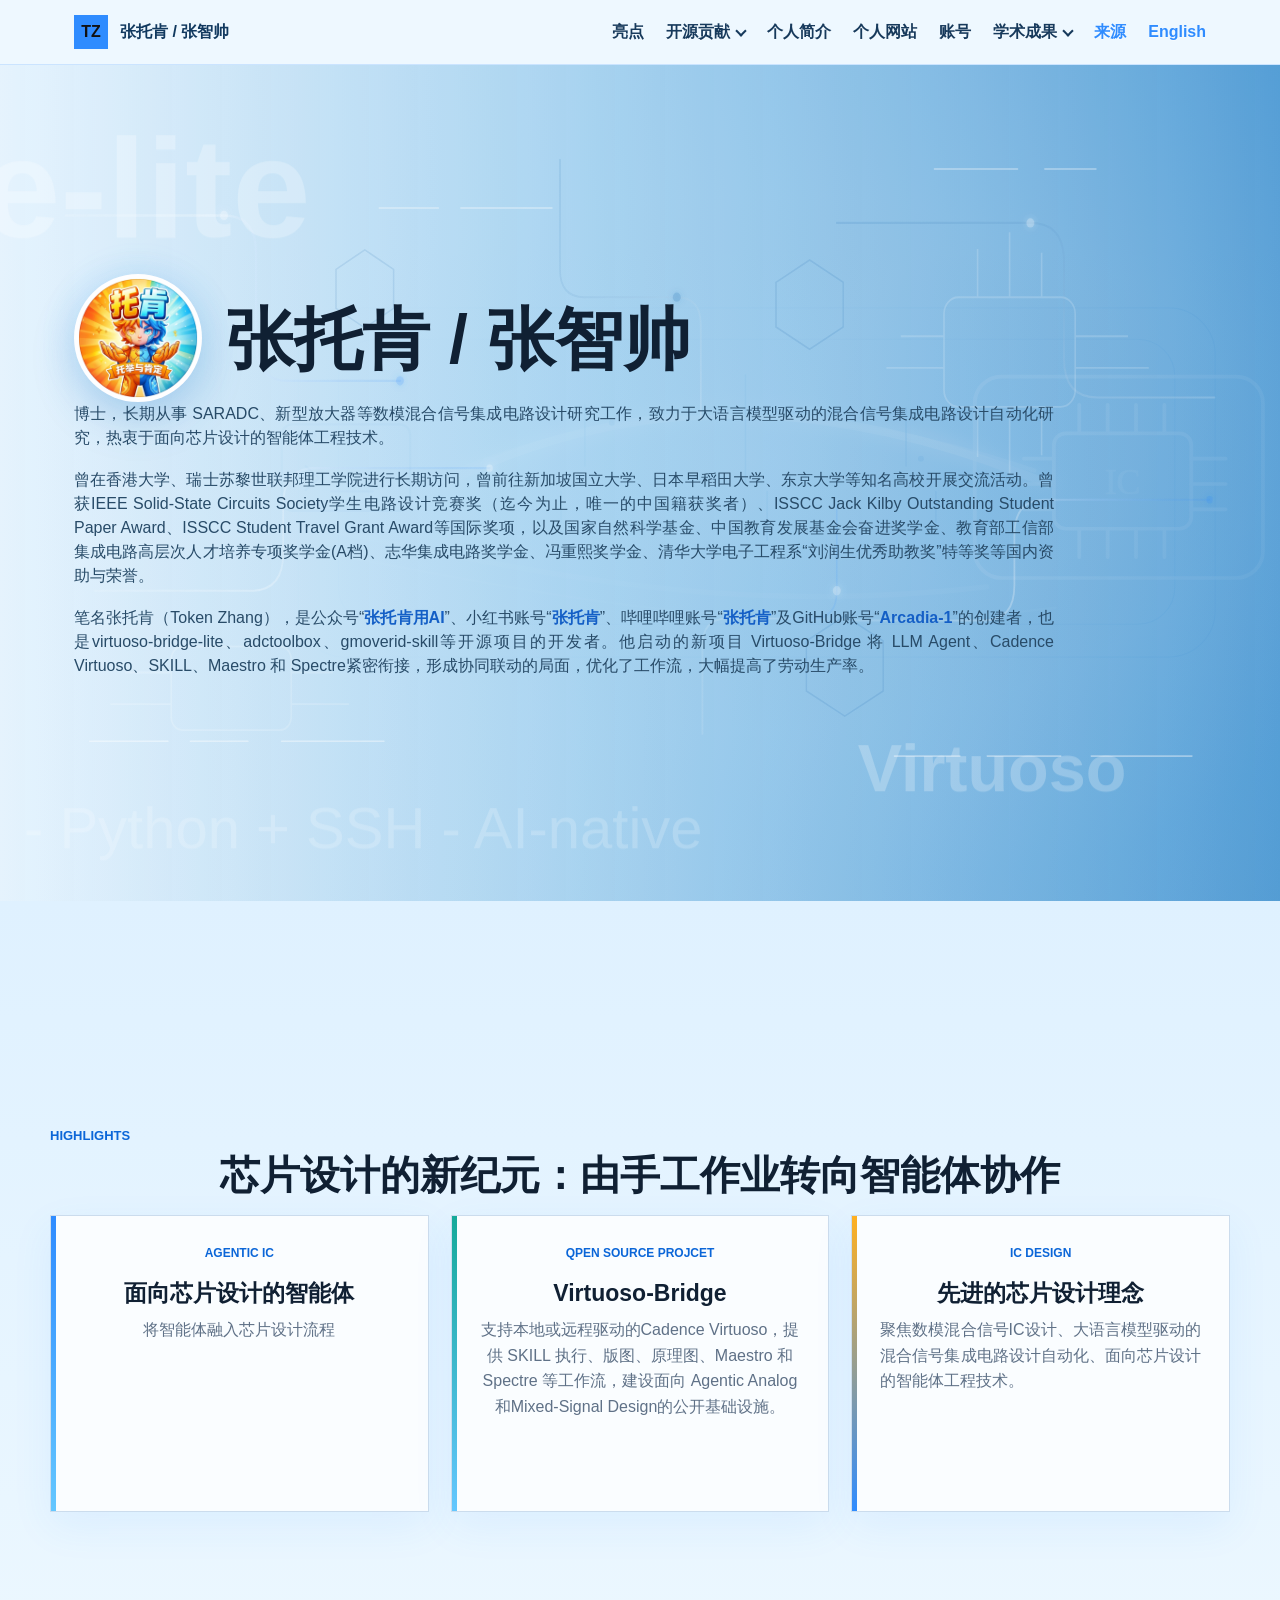
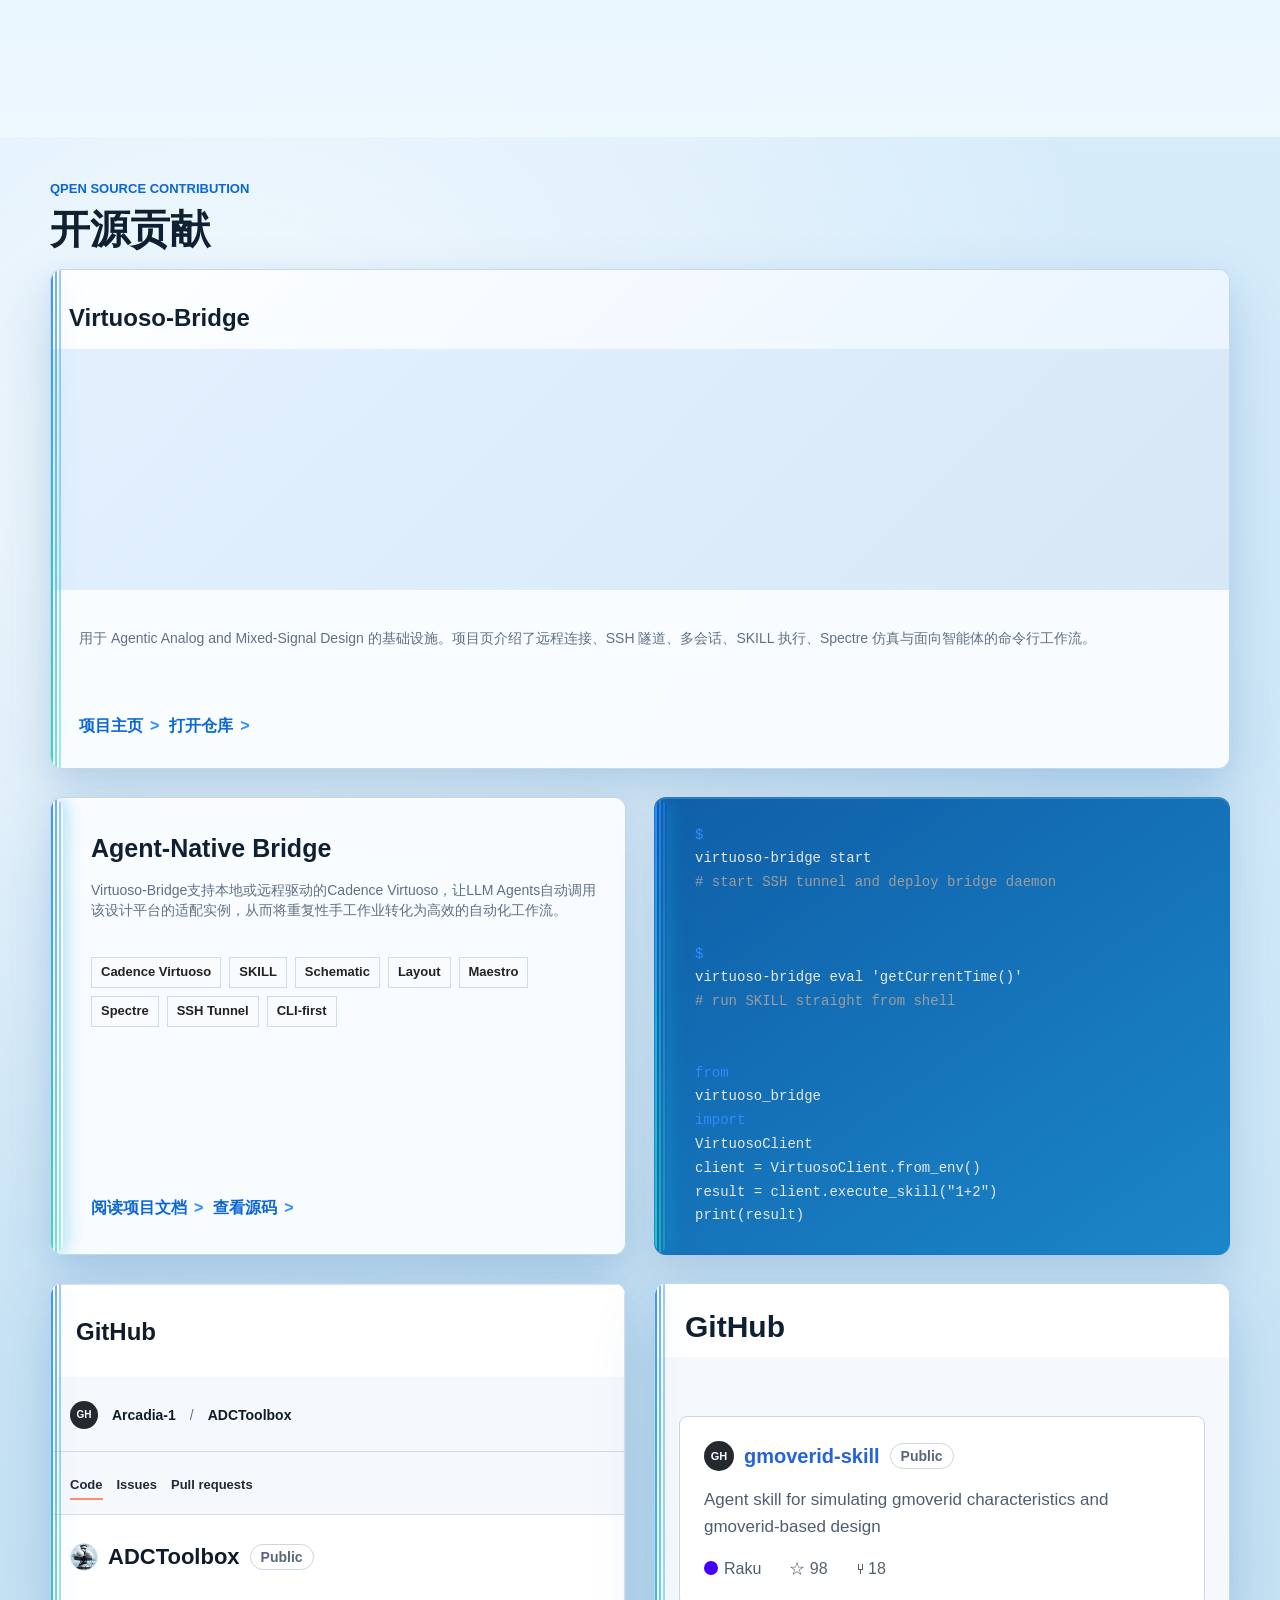
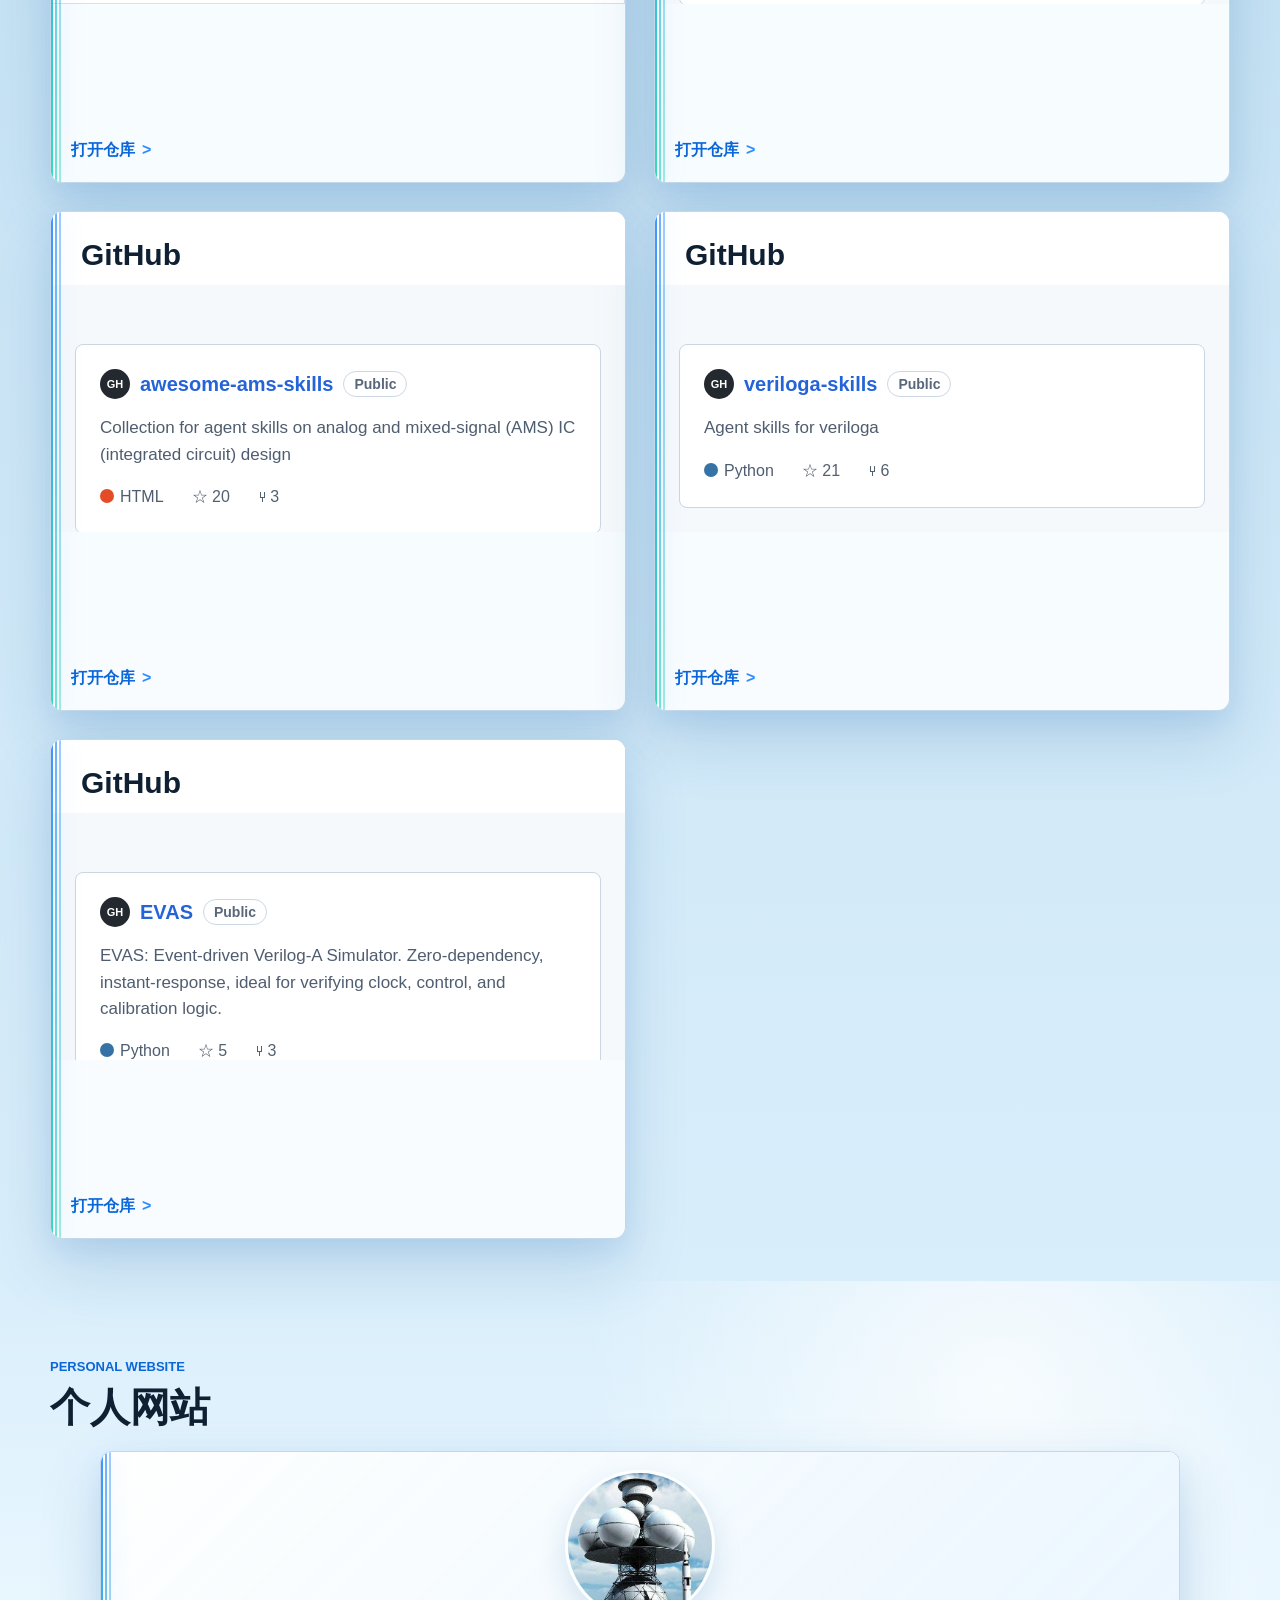
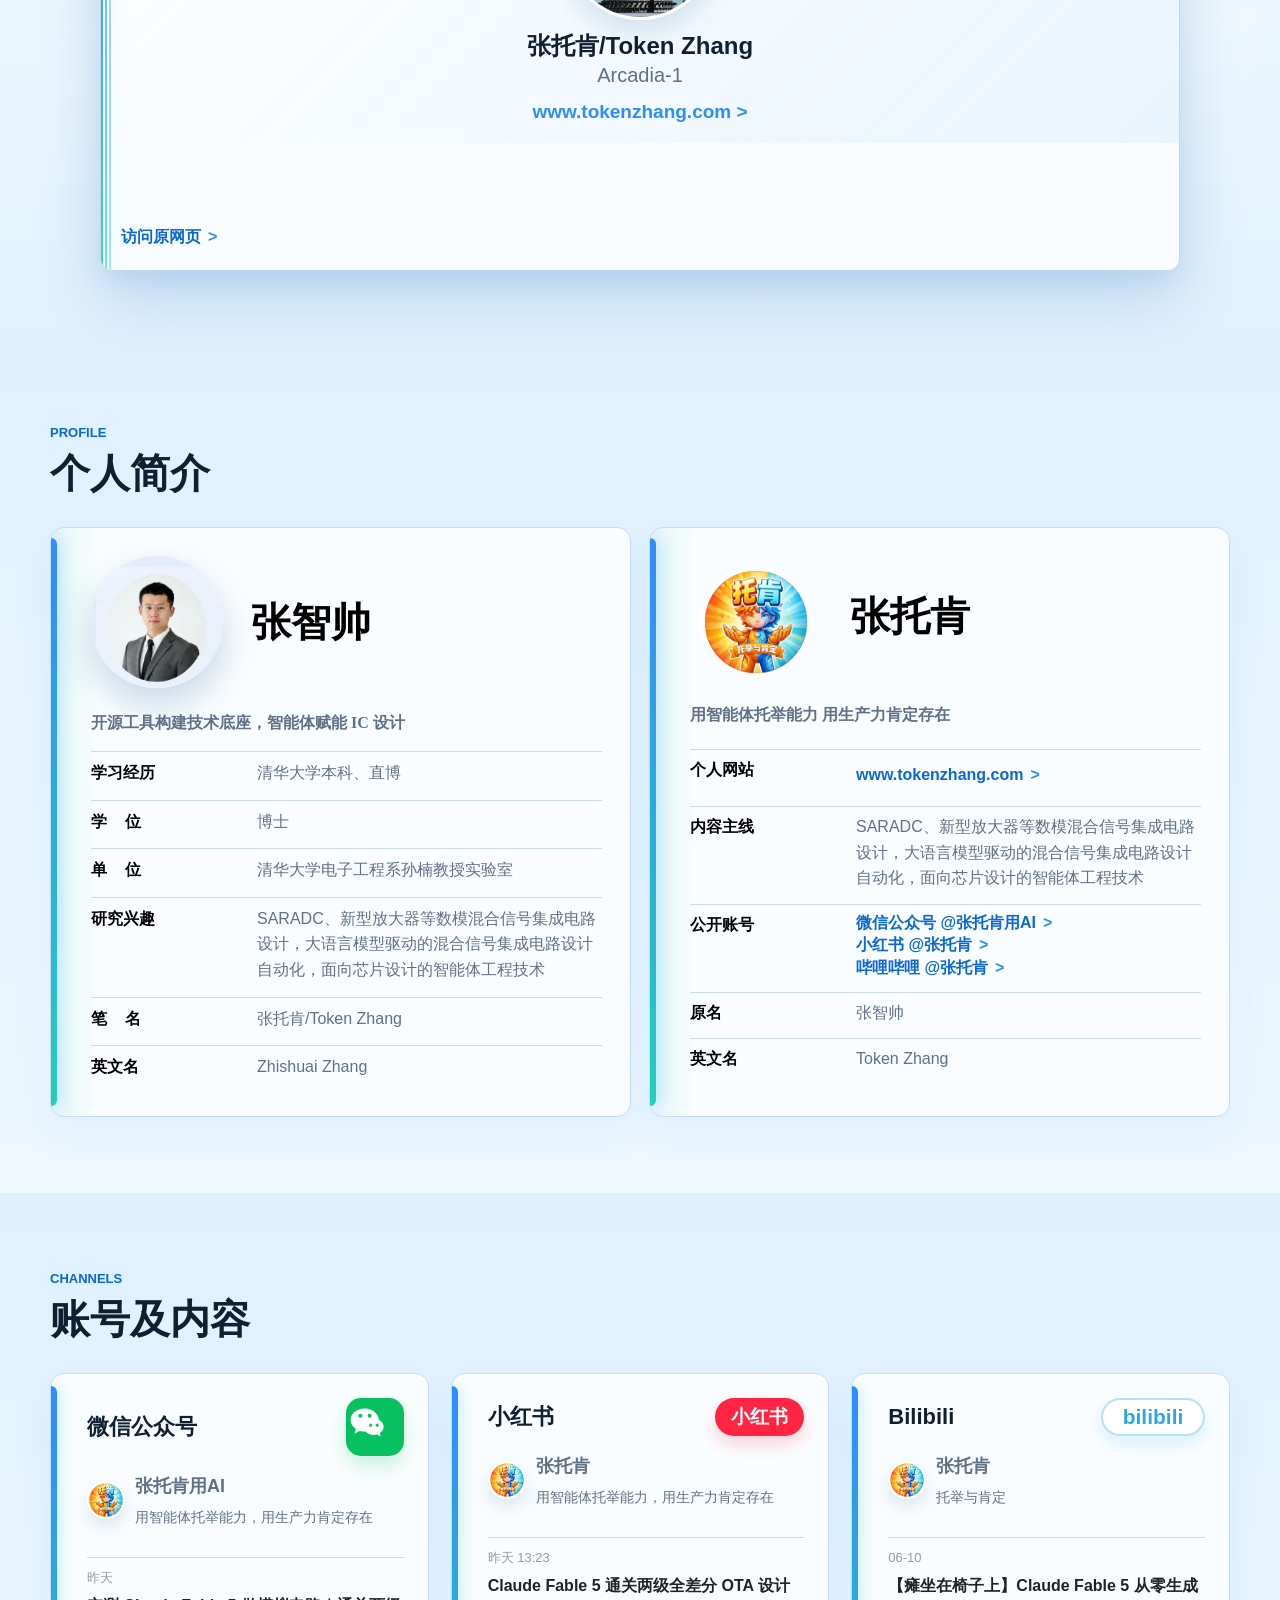
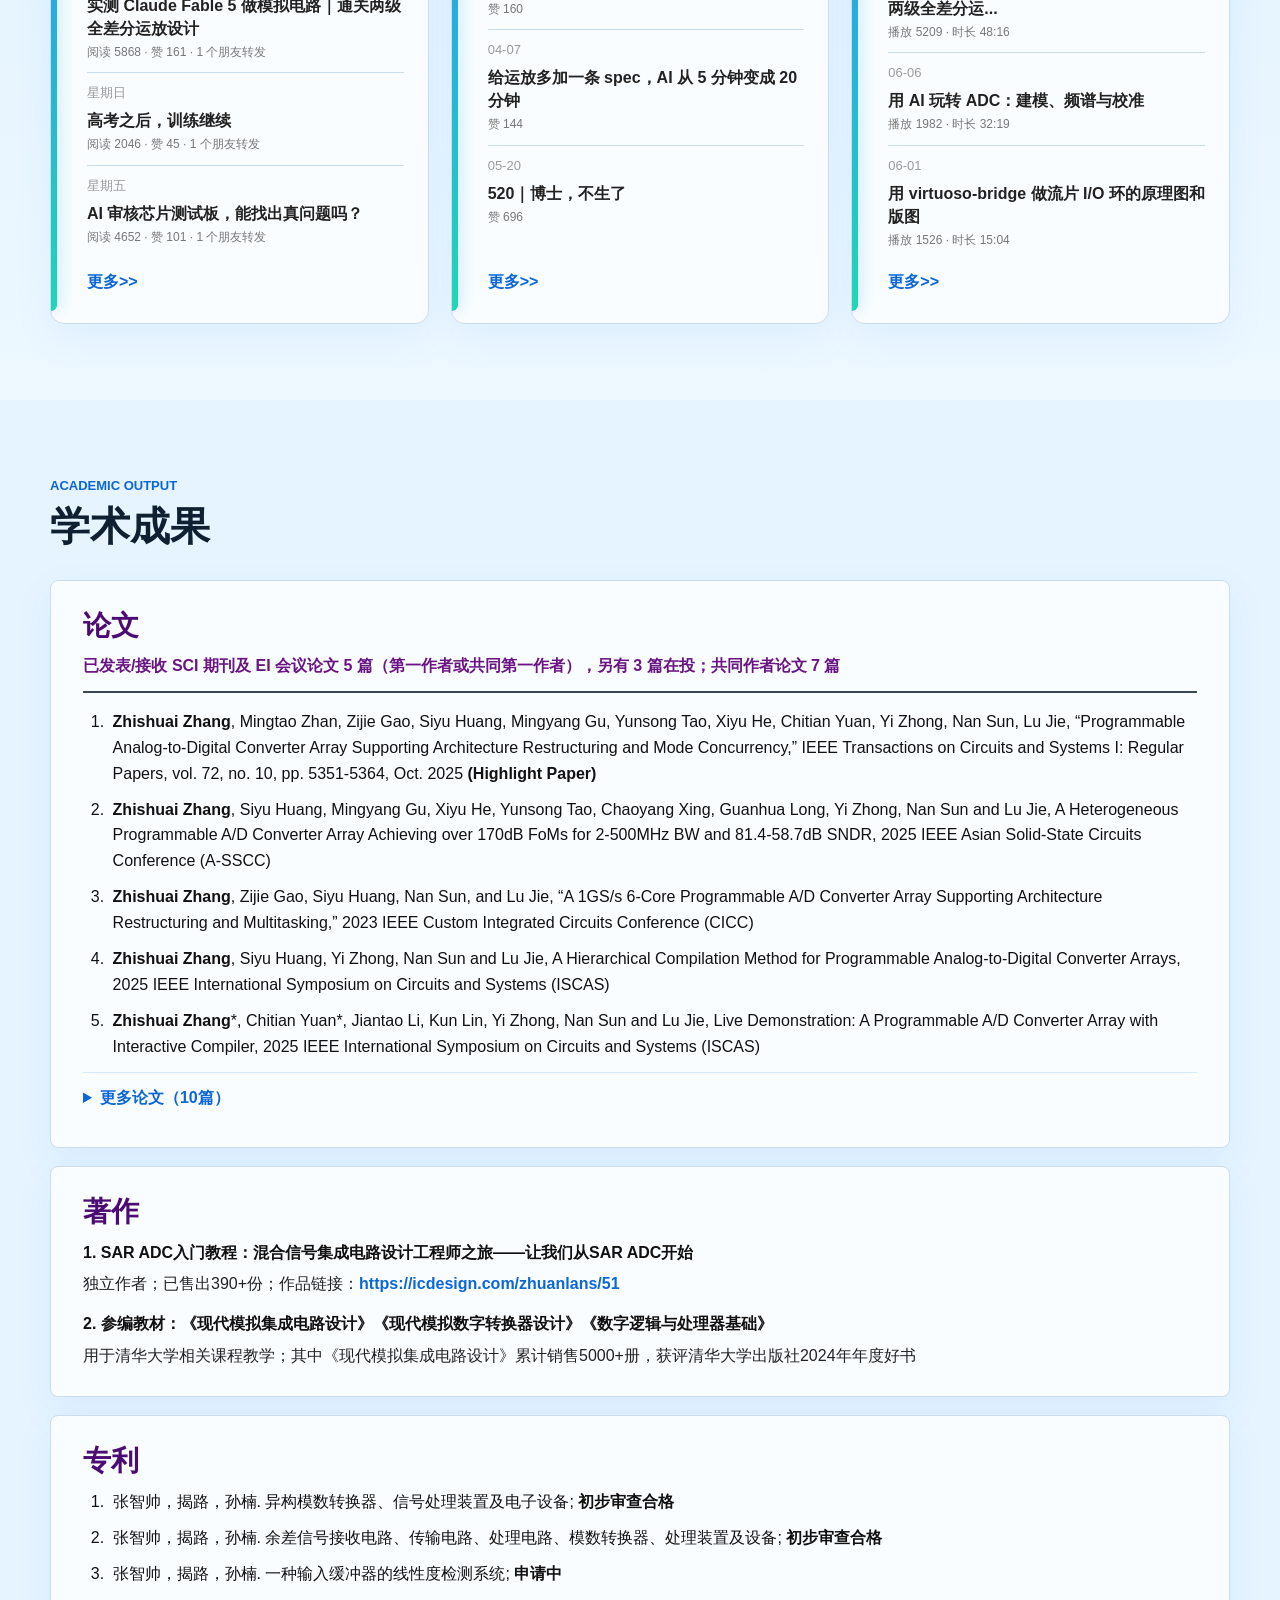
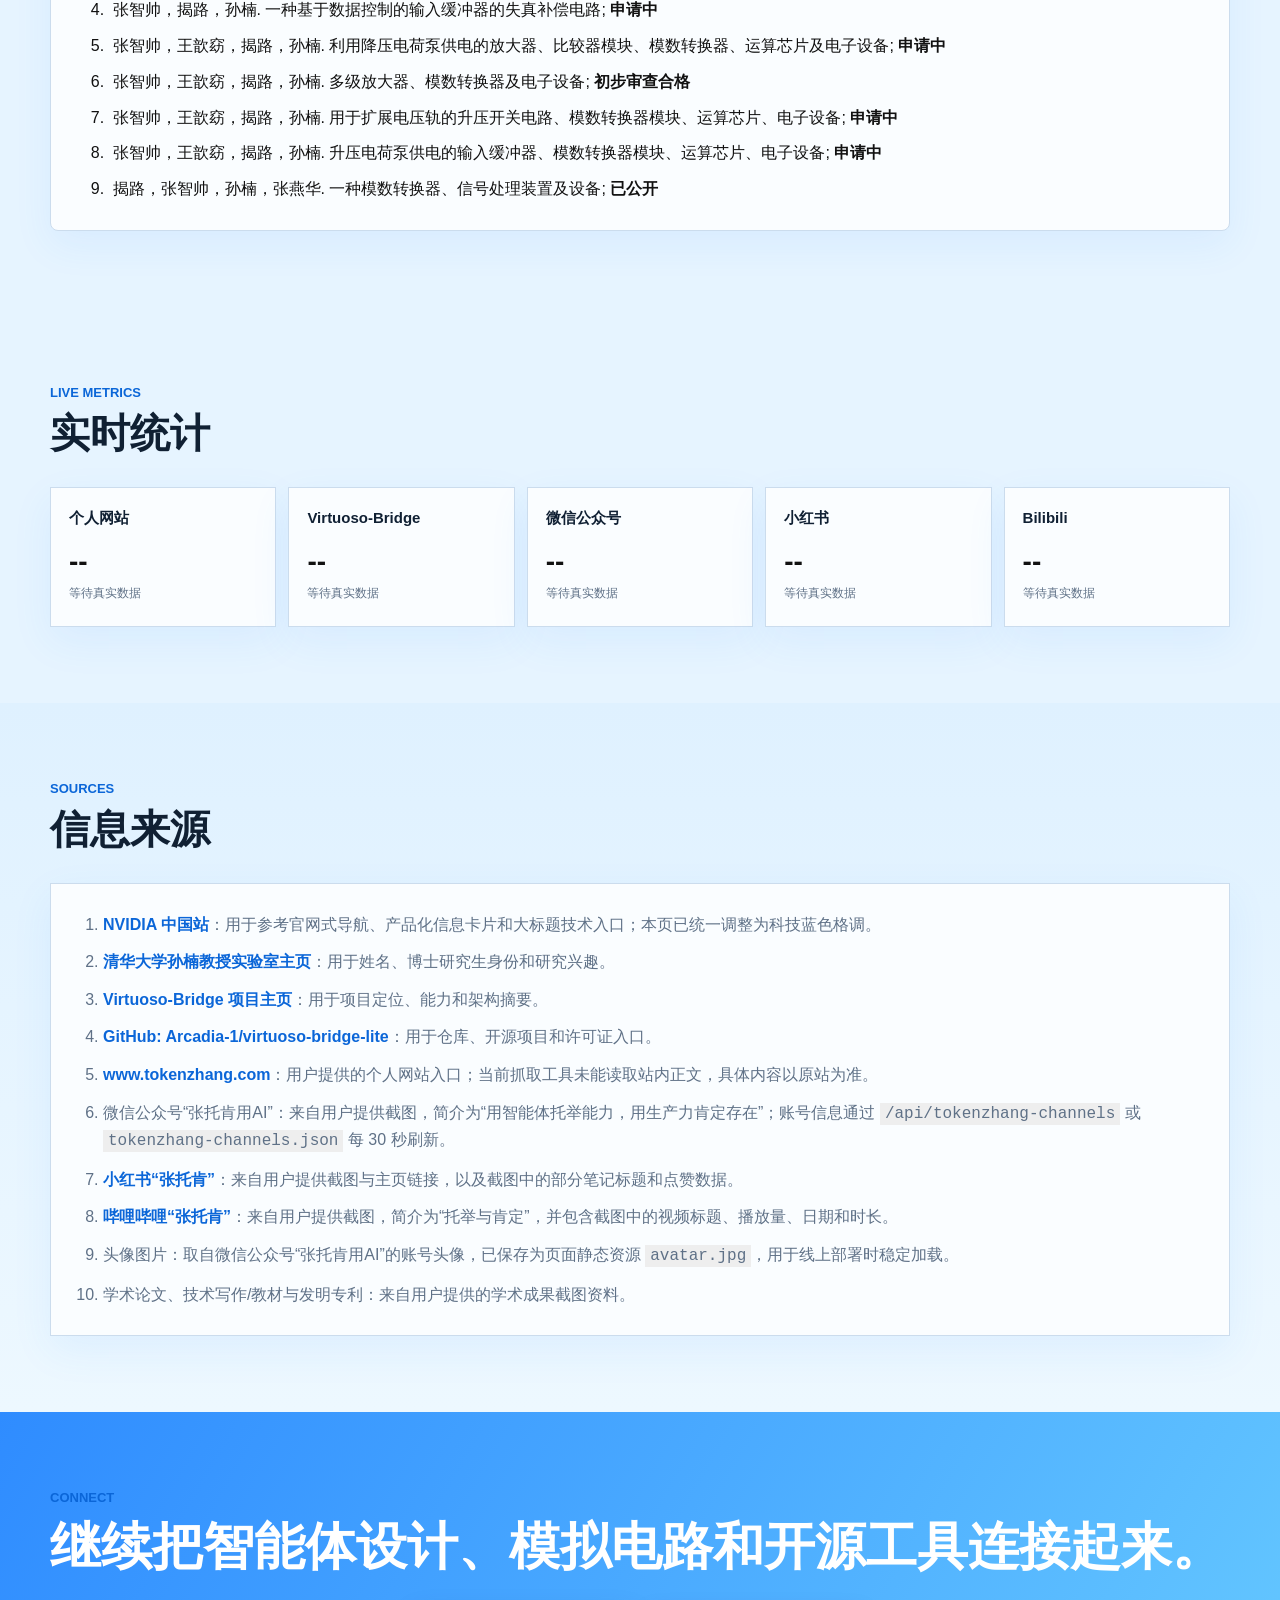
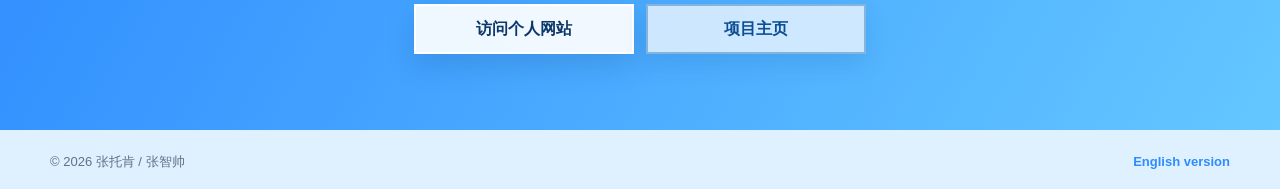
<file: index.html>
﻿<!doctype html>
<html lang="zh-CN">
<head>
  <meta charset="utf-8">
  <meta name="viewport" content="width=device-width, initial-scale=1, viewport-fit=cover">
  <title>张托肯 / 张智帅</title>
  <meta name="description" content="张托肯 / 张智帅的个人主页。页面整合公开来源与用户提供链接，采用 NVIDIA 中国站风格的技术官网视觉。">
  <style>
    :root {
      --green: #2f8cff;
      --green-dark: #0b66d8;
      --ink: #102033;
      --muted: #5f7187;
      --line: #cbdced;
      --soft: #e7f4ff;
      --panel: #fafdff;
      --nav-blue: #0c3b66;
      --sky: #dff1ff;
      --blue: #2f8cff;
      --blue-deep: #0f5fa8;
      --max: 1180px;
      font-family: "Microsoft YaHei", "PingFang SC", "Noto Sans SC", Arial, sans-serif;
    }

    * {
      box-sizing: border-box;
    }

    html {
      scroll-behavior: smooth;
    }

    body {
      margin: 0;
      color: var(--ink);
      background: #e6f4ff;
      line-height: 1.6;
    }

    a {
      color: inherit;
      text-decoration: none;
    }

    img {
      display: block;
      max-width: 100%;
    }

    .skip-link {
      position: fixed;
      left: 12px;
      top: -80px;
      z-index: 100;
      padding: 10px 14px;
      color: #fff;
      background: var(--green-dark);
    }

    .skip-link:focus {
      top: 12px;
    }

    .topbar {
      position: sticky;
      top: 0;
      z-index: 50;
      background: rgba(239, 248, 255, .94);
      color: #18344f;
      border-bottom: 1px solid rgba(47, 140, 255, .18);
      backdrop-filter: blur(14px);
    }

    .nav {
      display: flex;
      flex-wrap: wrap;
      align-items: center;
      justify-content: space-between;
      gap: 20px;
      width: min(100%, var(--max));
      min-height: 64px;
      margin: 0 auto;
      padding: 0 24px;
    }

    .brand {
      display: inline-flex;
      align-items: center;
      gap: 12px;
      min-width: max-content;
      color: #11395f;
      font-weight: 800;
      letter-spacing: 0;
    }

    .brand-mark {
      display: grid;
      width: 34px;
      height: 34px;
      place-items: center;
      color: #111;
      background: var(--green);
      font-weight: 900;
    }

    .nav-links {
      display: flex;
      align-items: center;
      gap: 22px;
      font-size: 16px;
      font-weight: 800;
    }

    .nav-links a {
      color: #173a5c;
      text-shadow: 0 1px 0 rgba(255, 255, 255, .42);
    }

    .nav-item {
      position: relative;
      display: inline-flex;
      align-items: center;
    }

    .nav-item > a::after {
      content: "";
      display: inline-block;
      width: 6px;
      height: 6px;
      margin-left: 7px;
      border-right: 2px solid currentColor;
      border-bottom: 2px solid currentColor;
      transform: translateY(-2px) rotate(45deg);
    }

    .submenu {
      position: absolute;
      top: 100%;
      left: 50%;
      z-index: 60;
      display: grid;
      min-width: 172px;
      padding: 10px;
      border: 1px solid rgba(121, 164, 202, .34);
      border-radius: 10px;
      background: rgba(250, 253, 255, .98);
      box-shadow:
        0 20px 42px rgba(32, 98, 154, .18),
        inset 0 1px 0 rgba(255, 255, 255, .8);
      opacity: 0;
      pointer-events: none;
      transform: translate(-50%, -6px);
      transition: opacity .16s ease, transform .16s ease;
    }

    .submenu.project-menu {
      min-width: 302px;
      gap: 4px;
    }

    .submenu a {
      min-height: 38px;
      padding: 8px 12px;
      border-radius: 6px;
      white-space: nowrap;
    }

    .project-menu a {
      display: grid;
      grid-template-columns: 42px minmax(0, 1fr);
      align-items: center;
      gap: 10px;
      min-height: 48px;
      padding: 7px 10px;
      color: #173a5c;
      font-size: 15px;
      line-height: 1.2;
    }

    .project-menu a::before {
      content: attr(data-mark);
      display: grid;
      width: 34px;
      height: 34px;
      place-items: center;
      border: 1px solid rgba(47, 140, 255, .24);
      border-radius: 8px;
      color: #145fc6;
      background: linear-gradient(135deg, rgba(47, 140, 255, .12), rgba(32, 214, 181, .12));
      font-size: 12px;
      font-weight: 900;
      letter-spacing: 0;
    }

    .submenu a:hover,
    .submenu a:focus {
      background: rgba(47, 140, 255, .1);
    }

    .nav-item:hover .submenu,
    .nav-item:focus-within .submenu {
      opacity: 1;
      pointer-events: auto;
      transform: translate(-50%, 0);
    }

    .nav-links a:hover,
    .nav-links a:focus {
      color: var(--blue-deep);
    }

    .nav-links a.is-active:not(.lang-link) {
      color: var(--blue) !important;
      font-weight: 900;
    }

    .lang-link {
      color: var(--green) !important;
      font-weight: 900;
    }

    .menu-button {
      display: none;
      width: 42px;
      height: 42px;
      border: 1px solid #333;
      color: var(--blue-deep);
      background: transparent;
      font: inherit;
    }

    .menu-button span {
      display: block;
      width: 18px;
      height: 2px;
      margin: 4px auto;
      background: currentColor;
    }

    .hero {
      position: relative;
      overflow: hidden;
      min-height: calc(100vh - 64px);
      color: #102033;
      background:
        linear-gradient(90deg, rgba(229, 244, 255, .96) 0%, rgba(177, 218, 244, .88) 42%, rgba(77, 153, 211, .72) 100%),
        radial-gradient(circle at 76% 42%, rgba(255, 255, 255, .28) 0 15%, rgba(67, 160, 224, .44) 42%, rgba(24, 94, 166, .4) 74%),
        url("./hero-bridge.svg") right -7% center / min(1180px, 84vw) auto no-repeat,
        #a8d3ee;
    }

    .hero::before {
      content: "";
      position: absolute;
      inset: 0;
      z-index: 0;
      background:
        linear-gradient(90deg, rgba(255, 255, 255, .18), rgba(26, 104, 179, .08)),
        url("./hero-tech-pattern.svg") center / cover no-repeat;
      opacity: .86;
      pointer-events: none;
    }

    .hero-watermarks {
      position: absolute;
      inset: 0;
      z-index: 0;
      overflow: hidden;
      color: rgba(255, 255, 255, .34);
      font-family: "Segoe UI Variable Display", "Aptos Display", "Helvetica Neue", Inter, Arial, sans-serif;
      line-height: 1;
      letter-spacing: 0;
      pointer-events: none;
      user-select: none;
    }

    .hero-watermarks span {
      position: absolute;
      display: block;
      color: inherit;
      font-weight: 800;
      white-space: nowrap;
      text-shadow: 0 1px 0 rgba(255, 255, 255, .12);
    }

    .hero-watermark-ae {
      left: max(-420px, calc((100vw - var(--max)) / 2 - 420px));
      top: 54px;
      font-size: clamp(86px, 11vw, 156px);
      opacity: .62;
    }

    .hero-watermark-virtuoso {
      right: clamp(72px, 12vw, 210px);
      bottom: clamp(98px, 11vh, 132px);
      font-size: clamp(52px, 5.2vw, 82px);
      opacity: .58;
    }

    .hero-watermark-stack {
      left: max(24px, calc((100vw - var(--max)) / 2 - 42px));
      bottom: 44px;
      font-size: clamp(32px, 4.6vw, 58px);
      font-weight: 300 !important;
      opacity: .46;
    }

    .hero-inner {
      position: relative;
      z-index: 1;
      display: grid;
      align-content: center;
      width: min(100%, var(--max));
      min-height: calc(100vh - 64px);
      margin: 0 auto;
      padding: 92px 24px 76px;
    }

    .eyebrow {
      display: inline-flex;
      align-items: center;
      width: fit-content;
      min-height: 30px;
      padding: 4px 10px;
      color: #fff;
      background: var(--green);
      font-size: 13px;
      font-weight: 800;
      text-transform: uppercase;
    }

    .avatar-lockup {
      display: flex;
      align-items: center;
      gap: 24px;
      max-width: 880px;
    }

    .hero-avatar,
    .profile-avatar {
      width: clamp(108px, 15vw, 168px);
      aspect-ratio: 1;
      object-fit: cover;
      border-radius: 50%;
      border: 4px solid rgba(255, 255, 255, .86);
      background: #f8fcff;
      box-shadow: 0 18px 44px rgba(45, 121, 190, .22), 0 0 34px rgba(78, 181, 255, .18);
    }

    .hero-avatar {
      cursor: pointer;
      transform-origin: center;
      transition: transform .18s ease, box-shadow .18s ease, filter .18s ease;
    }

    .hero-avatar:hover {
      transform: translateY(-3px) scale(1.035);
      box-shadow: 0 24px 54px rgba(45, 121, 190, .3), 0 0 42px rgba(255, 255, 255, .58);
      filter: saturate(1.08);
    }

    .hero-avatar:active,
    .hero-avatar.is-sparkling {
      animation: avatarSpark .58s cubic-bezier(.2, .8, .2, 1);
    }

    @keyframes avatarSpark {
      0% {
        transform: translateY(0) scale(1) rotate(0deg);
        box-shadow: 0 18px 44px rgba(45, 121, 190, .22), 0 0 34px rgba(78, 181, 255, .18);
        filter: saturate(1);
      }
      34% {
        transform: translateY(-8px) scale(1.12) rotate(-3deg);
        box-shadow: 0 30px 64px rgba(28, 100, 180, .36), 0 0 0 12px rgba(255, 255, 255, .36), 0 0 62px rgba(47, 140, 255, .45);
        filter: saturate(1.22) brightness(1.08);
      }
      64% {
        transform: translateY(-2px) scale(1.05) rotate(2deg);
        box-shadow: 0 26px 58px rgba(45, 121, 190, .32), 0 0 0 5px rgba(255, 255, 255, .3), 0 0 48px rgba(78, 181, 255, .42);
      }
      100% {
        transform: translateY(0) scale(1) rotate(0deg);
        box-shadow: 0 18px 44px rgba(45, 121, 190, .22), 0 0 34px rgba(78, 181, 255, .18);
        filter: saturate(1);
      }
    }

    .profile-avatar {
      width: 112px;
      box-shadow: none;
    }

    .token-card-header {
      display: grid;
      grid-template-columns: 132px minmax(0, 1fr);
      grid-template-rows: 132px auto;
      align-items: center;
      column-gap: 28px;
      row-gap: 14px;
      margin-bottom: 22px;
    }

    .token-avatar-stack {
      display: grid;
      justify-items: center;
      gap: 14px;
    }

    .token-card-header .profile-avatar {
      justify-self: center;
    }

    .token-card-header h3 {
      margin-bottom: 0;
      font-size: clamp(34px, 3.1vw, 44px);
      line-height: 1.16;
    }

    .profile-motto {
      margin: 0;
      color: #657386;
      font-family: "KaiTi", "STKaiti", "楷体", "SimKai", serif;
      grid-column: 1 / -1;
      font-size: 16px;
      font-weight: 800;
      line-height: 1.6;
      text-align: left;
      white-space: nowrap;
    }

    .profile-motto span {
      display: inline;
    }

    .profile-motto span + span::before {
      content: " ";
    }

    h1,
    h2,
    h3,
    p {
      margin-top: 0;
    }

    h1 {
      max-width: 760px;
      margin: 22px 0 16px;
      font-family: KaiTi, "楷体", STKaiti, "华文楷体", "FangSong", serif;
      font-size: clamp(46px, 8vw, 88px);
      font-weight: 700;
      line-height: .95;
      letter-spacing: 0;
    }

    #hero-title {
      font-family: "Microsoft YaHei", "PingFang SC", "Noto Sans SC", Arial, sans-serif;
    }

    .hero-copy {
      max-width: 960px;
      margin-bottom: 28px;
      color: #284b68;
      font-size: clamp(17px, 1.55vw, 22px);
      line-height: 1.52;
      text-align: justify;
      text-align-last: left;
      text-justify: inter-ideograph;
    }

    .account-emphasis {
      color: #145fc6;
      font-weight: 800;
    }

    .actions {
      display: flex;
      flex-wrap: wrap;
      gap: 12px;
      margin-bottom: 34px;
    }

    .button {
      display: inline-flex;
      align-items: center;
      justify-content: center;
      min-height: 44px;
      padding: 10px 18px;
      border: 2px solid transparent;
      background: var(--green);
      color: #111;
      font-weight: 800;
    }

    .button.secondary {
      border-color: rgba(15, 95, 168, .32);
      color: var(--blue-deep);
      background: rgba(255, 255, 255, .64);
    }

    .button:hover,
    .button:focus {
      filter: brightness(1.08);
    }

    .hero .actions {
      display: grid;
      grid-template-columns: repeat(3, minmax(0, 1fr));
      width: 100%;
      max-width: 960px;
      gap: 18px;
      margin-bottom: 34px;
    }

    .hero .button,
    .hero .button.secondary {
      min-height: 56px;
      padding: 10px 18px;
      border: 2px solid rgba(15, 95, 168, .28);
      border-radius: 10px;
      color: var(--blue-deep);
      background: rgba(255, 255, 255, .58);
      box-shadow: 0 10px 24px rgba(32, 98, 154, .12);
      text-align: center;
      transition: background-color .18s ease, border-color .18s ease, color .18s ease, box-shadow .18s ease, transform .18s ease;
    }

    .hero .button:hover,
    .hero .button:focus,
    .hero .button:active {
      border-color: rgba(47, 140, 255, .78);
      color: #071a2f;
      background: var(--green);
      box-shadow: 0 14px 30px rgba(47, 140, 255, .24);
      filter: none;
      transform: translateY(-1px);
    }

    .proof-strip {
      display: grid;
      grid-template-columns: repeat(3, minmax(0, 1fr));
      width: 100%;
      max-width: 960px;
      gap: 18px;
    }

    .proof {
      display: grid;
      align-content: center;
      min-height: 92px;
      padding: 18px 22px;
      border: 2px solid rgba(15, 95, 168, .22);
      border-radius: 10px;
      background: rgba(255, 255, 255, .72);
      box-shadow: 0 12px 28px rgba(32, 98, 154, .12);
      cursor: pointer;
      text-align: center;
      transition: background-color .18s ease, border-color .18s ease, color .18s ease, box-shadow .18s ease, transform .18s ease;
    }

    .proof:hover,
    .proof:focus-visible {
      border-color: rgba(47, 140, 255, .78);
      background: var(--green);
      color: #fff;
      box-shadow: 0 14px 30px rgba(47, 140, 255, .24);
      transform: translateY(-1px);
      outline: 0;
    }

    .proof.is-selected {
      border-color: rgba(47, 140, 255, .78);
      background: var(--green);
      color: #fff;
      box-shadow: 0 14px 30px rgba(47, 140, 255, .24);
    }

    .proof b {
      display: block;
      color: #12395e;
      font-size: 18px;
      line-height: 1.25;
    }

    .proof span {
      display: block;
      margin-top: 6px;
      color: #57728a;
      font-size: 13px;
    }

    .proof:hover b,
    .proof:hover span,
    .proof:focus-visible b,
    .proof:focus-visible span,
    .proof.is-selected b,
    .proof.is-selected span {
      color: #fff;
    }

    section {
      padding: 76px 24px;
      scroll-margin-top: 86px;
    }

    #works {
      padding-top: 38px;
      background:
        radial-gradient(circle at 18% 12%, rgba(255, 255, 255, .72), rgba(255, 255, 255, 0) 34%),
        linear-gradient(180deg, #d7ecfb 0%, #c6e2f4 52%, #d9eefb 100%);
    }

    #works .section-head {
      margin-bottom: 22px;
    }

    #project {
      scroll-margin-top: 96px;
    }

    #personal-website {
      background:
        radial-gradient(circle at 78% 16%, rgba(255, 255, 255, .76), rgba(255, 255, 255, 0) 36%),
        linear-gradient(180deg, #d9eefb 0%, #eaf7ff 52%, #dff1ff 100%);
    }

    #personal-website .section-head {
      margin-bottom: 22px;
    }

    .personal-site-grid {
      display: grid;
      grid-template-columns: minmax(0, 1080px);
      justify-content: center;
    }

    #personal-website .work-card {
      min-height: 420px;
    }

    #works .work-grid {
      grid-template-columns: repeat(2, minmax(0, 1fr));
      gap: 28px;
      margin-top: 2px;
    }

    #works .work-card,
    #personal-website .work-card {
      position: relative;
      border-radius: 12px;
      border-color: rgba(121, 164, 202, .42);
      background: rgba(250, 253, 255, .94);
      box-shadow:
        0 28px 62px rgba(34, 93, 145, .18),
        0 10px 24px rgba(47, 140, 255, .1),
        inset 0 1px 0 rgba(255, 255, 255, .86);
    }

    #works .work-card {
      grid-template-rows: 320px minmax(128px, 1fr);
      min-height: 500px;
    }

    #work-virtuoso-bridge-lite {
      grid-column: 1 / -1;
      grid-template-rows: 600px minmax(150px, auto);
      min-height: 772px;
    }

    #work-virtuoso-bridge-lite .work-body {
      min-height: 150px;
      padding: 38px 28px 24px;
    }

    #work-virtuoso-bridge-lite .work-visual {
      background: #fafdff;
    }

    #works .work-project-card,
    #works .work-terminal-card {
      display: flex;
      flex-direction: column;
      min-height: 430px;
    }

    #works .work-project-card {
      padding: 30px 28px 28px 40px;
    }

    #works .work-terminal-card {
      justify-content: flex-start;
      padding: 26px 26px 26px 40px;
      color: #e8e8e8;
      background: linear-gradient(145deg, #0f5fa8, #1b86c9);
      border-color: rgba(47, 140, 255, .3);
      box-shadow:
        0 18px 42px rgba(31, 87, 138, .18),
        inset 0 1px 0 rgba(255, 255, 255, .18);
    }

    #works .work-visual,
    #works .work-visual.repo,
    #works .work-visual.repo-mini,
    #works .work-card.main-work .work-visual {
      height: 100%;
      min-height: 0;
    }

    #works .bridge-visual-image,
    #works .repo-snapshot {
      height: 100%;
      min-height: 0;
    }

    #works .repo-mini-card {
      align-content: start;
    }

    #works .work-body {
      min-height: 128px;
    }

    #works .work-body p {
      margin-bottom: 0;
    }

    #works .work-card::before,
    #personal-website .work-card::before {
      content: "";
      position: absolute;
      inset: 0 auto 0 0;
      z-index: 3;
      width: 12px;
      background:
        linear-gradient(180deg, rgba(47, 140, 255, .92), rgba(32, 214, 181, .9)) 0 0 / 2px 100% no-repeat,
        linear-gradient(180deg, rgba(47, 140, 255, .68), rgba(32, 214, 181, .62)) 4px 0 / 2px 100% no-repeat,
        linear-gradient(180deg, rgba(47, 140, 255, .46), rgba(32, 214, 181, .42)) 8px 0 / 2px 100% no-repeat;
      filter: drop-shadow(4px 0 10px rgba(47, 140, 255, .16));
      pointer-events: none;
    }

    .band {
      background: linear-gradient(180deg, #dff1ff, #edf8ff);
    }

    .wrap {
      width: min(100%, var(--max));
      margin: 0 auto;
    }

    .section-head {
      display: grid;
      grid-template-columns: minmax(0, .72fr) minmax(280px, .28fr);
      gap: 36px;
      align-items: end;
      margin-bottom: 32px;
    }

    .section-head-wide {
      grid-template-columns: minmax(0, 1fr);
      max-width: 1180px;
    }

    .section-kicker {
      margin-bottom: 8px;
      color: var(--green-dark);
      font-size: 13px;
      font-weight: 900;
      text-transform: uppercase;
    }

    h2 {
      margin-bottom: 0;
      font-family: "Microsoft YaHei", "PingFang SC", "Noto Sans SC", Arial, sans-serif;
      font-size: clamp(30px, 4vw, 50px);
      font-weight: 900;
      line-height: 1.08;
      letter-spacing: 0;
    }

    #highlights h2 {
      text-align: center;
    }

    .section-head p {
      margin-bottom: 0;
      color: var(--muted);
      font-size: 16px;
    }

    .feature-grid {
      display: grid;
      grid-template-columns: repeat(3, minmax(0, 1fr));
      align-items: start;
      gap: 22px;
    }

    .feature-card,
    .account-card,
    .metric-card,
    .source-list,
    .profile-panel,
    .project-panel,
    .work-card {
      background: var(--panel);
      border: 1px solid var(--line);
      border-radius: 0;
      box-shadow: 0 14px 38px rgba(47, 140, 255, .08);
      transition: transform .22s ease, border-color .22s ease, box-shadow .22s ease;
    }

    .feature-card {
      position: relative;
      overflow: hidden;
      padding: 26px;
      min-height: 230px;
    }

    .feature-card::before {
      content: "";
      position: absolute;
      inset: 0 auto 0 0;
      width: 5px;
      background: linear-gradient(180deg, var(--green), #64c7ff);
    }

    .feature-card:nth-child(2) {
      margin-top: 28px;
    }

    .feature-card:nth-child(2)::before {
      background: linear-gradient(180deg, #15a99a, #64c7ff);
    }

    .feature-card:nth-child(3) {
      margin-top: 10px;
    }

    .feature-card:nth-child(3)::before {
      background: linear-gradient(180deg, #ffb020, var(--green));
    }

    .feature-card:hover,
    .feature-card:focus-within,
    .work-card:hover,
    .work-card:focus-within,
    .account-card:hover,
    .account-card:focus-within {
      transform: translateY(-7px);
      border-color: rgba(47, 140, 255, .48);
      box-shadow: 0 24px 54px rgba(32, 98, 154, .16);
    }

    #works .work-card:hover,
    #works .work-card:focus-within,
    #personal-website .work-card:hover,
    #personal-website .work-card:focus-within {
      border-color: rgba(47, 140, 255, .58);
      box-shadow:
        0 34px 76px rgba(31, 87, 138, .24),
        0 16px 34px rgba(47, 140, 255, .16),
        inset 0 1px 0 rgba(255, 255, 255, .9);
    }

    .feature-card .tag {
      display: inline-flex;
      margin-bottom: 16px;
      color: var(--green-dark);
      font-size: 12px;
      font-weight: 900;
      text-transform: uppercase;
    }

    .feature-card h3 {
      margin-bottom: 10px;
      font-size: 23px;
      line-height: 1.2;
    }

    .feature-card p,
    .work-card p,
    .profile-panel p,
    .project-panel p,
    .account-card p,
    .source-list li {
      color: var(--muted);
    }

    #highlights .feature-card {
      display: grid;
      align-content: start;
      justify-items: center;
      text-align: center;
    }

    #highlights .feature-card p {
      width: 100%;
      text-align: center;
    }

    #highlights .feature-card:nth-child(3) p {
      text-align: justify;
      text-align-last: left;
      text-justify: inter-ideograph;
    }

    @media (prefers-reduced-motion: reduce) {
      .hero-avatar:active,
      .hero-avatar.is-sparkling {
        animation: none;
      }
    }

    .work-grid {
      display: grid;
      grid-template-columns: repeat(3, minmax(0, 1fr));
      align-items: stretch;
      gap: 22px;
    }

    .work-card {
      display: grid;
      grid-template-rows: auto 1fr;
      min-height: 0;
      overflow: hidden;
    }

    .work-card.main-work {
      grid-row: auto;
      margin-top: 0;
    }

    .work-card:not(.main-work):nth-child(2) {
      margin-top: 0;
    }

    .work-visual {
      display: grid;
      align-items: start;
      overflow: hidden;
      min-height: 220px;
      padding: 18px;
      background:
        linear-gradient(135deg, rgba(47, 140, 255, .12), rgba(18, 93, 160, .46)),
        url("https://raw.githubusercontent.com/Arcadia-1/virtuoso-bridge-lite/main/assets/arch.png") center / cover no-repeat,
        #d9efff;
    }

    .work-visual.code {
      background:
        linear-gradient(135deg, rgba(255, 255, 255, .78), rgba(232, 244, 255, .9)),
        #fafdff;
    }

    .work-visual.repo {
      display: grid;
      place-items: stretch;
      padding: 0;
      background:
        linear-gradient(135deg, rgba(255, 255, 255, .82), rgba(232, 244, 255, .94)),
        #fafdff;
    }

    .work-visual img {
      width: 100%;
      height: 100%;
      min-height: inherit;
      object-fit: cover;
    }

    .work-visual.code {
      display: grid;
      grid-template-rows: auto 1fr auto;
      align-items: start;
      justify-items: center;
      padding: 18px;
    }

    .work-visual-title {
      justify-self: start;
      color: #102033;
      font-size: 24px;
      font-weight: 900;
      line-height: 1.15;
    }

    .work-visual.code .work-visual-title {
      margin-top: 16px;
    }

    #works .work-card:nth-child(2) .work-visual-title {
      font-family: KaiTi, "楷体", STKaiti, "华文楷体", "FangSong", serif;
      font-weight: 900;
    }

    .work-card.main-work .work-visual {
      grid-template-rows: auto 1fr;
      padding: 0;
      background: #fafdff;
    }

    .work-card.main-work .work-visual-title {
      width: 100%;
      padding: 34px 18px 18px;
      background: linear-gradient(135deg, rgba(255, 255, 255, .86), rgba(232, 244, 255, .92));
    }

    .bridge-visual-image {
      display: block;
      min-height: 162px;
      background:
        linear-gradient(135deg, rgba(47, 140, 255, .06), rgba(18, 93, 160, .1)),
        url("https://raw.githubusercontent.com/Arcadia-1/virtuoso-bridge-lite/main/assets/arch.png") center / contain no-repeat,
        #eef7ff;
    }

    .work-visual.code img {
      width: min(52%, 150px);
      height: auto;
      min-height: 0;
      aspect-ratio: 1;
      object-fit: cover;
      border: 3px solid rgba(255, 255, 255, .78);
      border-radius: 50%;
      box-shadow: 0 12px 28px rgba(32, 98, 154, .16);
    }

    .repo-snapshot {
      display: grid;
      grid-template-rows: auto auto auto auto;
      min-height: inherit;
      padding-top: 16px;
      background: #fff;
      border: 1px solid rgba(203, 220, 237, .84);
      overflow: hidden;
    }

    .repo-card-label {
      padding: 18px 24px 4px;
      color: #0f1b2b;
      font-size: 24px;
      font-weight: 900;
      line-height: 1.1;
    }

    .repo-topline {
      display: flex;
      flex-wrap: wrap;
      align-items: center;
      gap: 14px;
      padding: 10px 18px 8px;
      background: #f6f9fc;
      border-bottom: 1px solid rgba(203, 220, 237, .9);
      color: #0f1b2b;
      font-size: 14px;
      font-weight: 700;
    }

    .repo-mark {
      display: grid;
      place-items: center;
      width: 28px;
      height: 28px;
      color: #fff;
      background: #24292f;
      border-radius: 50%;
      font-size: 10px;
      font-weight: 900;
      line-height: 1;
    }

    .repo-slash {
      color: #64748b;
      font-weight: 500;
    }

    .repo-tabs {
      display: flex;
      align-items: center;
      gap: 14px;
      overflow: hidden;
      padding: 7px 18px 0;
      background: #f6f9fc;
      border-bottom: 1px solid #d7e1eb;
      color: #1f2937;
      font-size: 13px;
      font-weight: 700;
      white-space: nowrap;
    }

    .repo-tab {
      display: inline-flex;
      align-items: center;
      gap: 5px;
      min-height: 27px;
      border-bottom: 2px solid transparent;
    }

    .repo-tab.active {
      border-bottom-color: #ff8b75;
    }

    .repo-count {
      min-width: 22px;
      padding: 1px 6px;
      border-radius: 999px;
      background: #e9eef4;
      text-align: center;
      font-weight: 700;
    }

    .repo-titleline {
      display: flex;
      flex-wrap: nowrap;
      align-items: center;
      justify-content: flex-start;
      gap: 10px;
      overflow: hidden;
      padding: 14px 18px 18px;
    }

    .repo-titleline img {
      width: 28px;
      height: 28px;
      min-height: 0;
      aspect-ratio: 1;
      object-fit: cover;
      border: 1px solid #d8e6f2;
      border-radius: 50%;
    }

    .repo-titleline strong {
      color: #0f1b2b;
      font-size: 22px;
      line-height: 1;
    }

    .repo-badge {
      display: inline-flex;
      align-items: center;
      flex: 0 0 auto;
      min-height: 26px;
      padding: 0 10px;
      color: #58677a;
      border: 1px solid #cbd8e3;
      border-radius: 999px;
      font-size: 14px;
      font-weight: 700;
    }

    .work-visual.repo-mini {
      position: relative;
      display: grid;
      grid-template-rows: 96px 1fr;
      min-height: 210px;
      padding: 0;
      overflow: hidden;
      background: #f6f9fc;
    }

    .repo-corner-label {
      position: relative;
      z-index: 1;
      display: flex;
      align-items: center;
      padding: 26px 30px 14px;
      color: #102033;
      font-family: "Microsoft YaHei", "PingFang SC", "Noto Sans SC", Arial, sans-serif;
      font-size: 30px;
      font-weight: 900;
      line-height: 1.1;
      background: #fff;
    }

    .repo-mini-card {
      display: grid;
      gap: 16px;
      align-self: start;
      width: calc(100% - 48px);
      height: auto;
      padding: 24px;
      margin: 36px 24px 0;
      border: 1px solid #cbd6e2;
      border-radius: 8px;
      background: #fff;
      color: #4f5d70;
    }

    .repo-mini-title {
      display: flex;
      flex-wrap: wrap;
      align-items: center;
      gap: 10px;
      color: #2563d8;
      font-size: 20px;
      font-weight: 800;
      line-height: 1.2;
    }

    .repo-mini-title strong {
      font-size: inherit;
      line-height: inherit;
    }

    .repo-mini-icon {
      display: grid;
      place-items: center;
      flex: 0 0 auto;
      width: 30px;
      height: 30px;
      border-radius: 50%;
      color: #fff;
      background: #24292f;
      font-size: 11px;
      font-weight: 900;
      letter-spacing: 0;
    }

    .repo-mini-icon::before {
      content: "GH";
    }

    .repo-mini-desc {
      max-width: 46em;
      color: #4f5d70;
      font-size: 17px;
      line-height: 1.55;
    }

    .repo-mini-meta {
      display: flex;
      flex-wrap: wrap;
      align-items: center;
      gap: 28px;
      color: #4f5d70;
      font-size: 16px;
    }

    .lang-dot {
      display: inline-block;
      width: 14px;
      height: 14px;
      margin-right: 6px;
      border-radius: 50%;
      vertical-align: -1px;
    }

    .lang-dot.raku {
      background: #3f00ff;
    }

    .lang-dot.html {
      background: #e34c26;
    }

    .lang-dot.python {
      background: #3572a5;
    }

    .repo-stat {
      color: #53606f;
      font-weight: 500;
    }

    .work-visual .site-signature {
      margin: 10px 0 0;
      text-align: center;
      font-family: "Microsoft YaHei", "PingFang SC", "Noto Sans SC", Arial, sans-serif;
    }

    .site-signature strong,
    .site-signature span {
      display: block;
    }

    .site-signature .site-url {
      margin-top: 10px;
      color: var(--green);
      font-size: 19px;
      font-weight: 900;
      letter-spacing: 0;
    }

    .work-body {
      display: flex;
      flex-direction: column;
      padding: 26px;
    }

    .work-body h3 {
      margin-bottom: 8px;
      font-size: 24px;
    }

    .link-row {
      display: flex;
      flex-wrap: wrap;
      gap: 10px;
      margin-top: auto;
      padding-top: 18px;
    }

    .work-body > .text-link {
      margin-top: auto;
      padding-top: 18px;
      align-self: flex-start;
    }

    .text-link {
      display: inline-flex;
      align-items: center;
      min-height: 36px;
      color: var(--green-dark);
      font-weight: 800;
    }

    .text-link::after {
      content: ">";
      margin-left: 7px;
      color: var(--green);
    }

    .profile-grid {
      display: grid;
      grid-template-columns: repeat(2, minmax(0, 1fr));
      gap: 18px;
      align-items: stretch;
    }

    .profile-panel {
      position: relative;
      overflow: hidden;
      padding: 28px 28px 28px 40px;
      border-radius: 14px;
    }

    .profile-panel::before {
      content: "";
      position: absolute;
      inset: 10px auto 10px 0;
      width: 6px;
      border-radius: 0 999px 999px 0;
      background: linear-gradient(180deg, #2f8cff 0%, #20d6b5 100%);
      box-shadow:
        0 0 14px rgba(47, 140, 255, .28),
        5px 0 18px rgba(32, 214, 181, .18);
      z-index: 0;
    }

    .profile-panel::after {
      content: "";
      position: absolute;
      inset: 0 auto 0 0;
      width: 48px;
      background: linear-gradient(90deg, rgba(47, 140, 255, .1), rgba(32, 214, 181, .06) 52%, transparent);
      pointer-events: none;
      z-index: 0;
    }

    .profile-panel > * {
      position: relative;
      z-index: 1;
    }

    .profile-panel h3,
    .project-panel h3 {
      margin-bottom: 12px;
      font-size: 25px;
    }

    .profile-name-lockup {
      display: flex;
      align-items: center;
      gap: 16px;
      min-height: 132px;
      margin-bottom: 16px;
    }

    #profile .profile-name-lockup,
    #profile .token-card-header {
      min-height: 132px;
      align-items: center;
    }

    #profile .profile-name-lockup {
      gap: 28px;
      margin-bottom: 22px;
    }

    .profile-name-lockup h3 {
      margin-bottom: 0;
      font-size: clamp(34px, 3.1vw, 44px);
      line-height: 1.16;
    }

    #profile .profile-name-lockup h3,
    #profile .token-card-header h3 {
      font-family: "Microsoft YaHei", "PingFang SC", "Noto Sans SC", Arial, sans-serif;
      font-size: clamp(34px, 3.1vw, 44px);
      font-weight: 900;
      line-height: 1.16;
    }

    #profile .profile-panel,
    #profile .facts strong,
    #profile .facts li strong {
      color: #000;
    }

    #profile .profile-panel p,
    #profile .facts li {
      color: var(--muted);
    }

    #profile .text-link {
      color: var(--green-dark);
    }

      .profile-tagline {
        font-family: KaiTi, "楷体", STKaiti, "华文楷体", "FangSong", serif;
        font-weight: 900;
        color: #657386;
      }

      #profile .profile-tagline {
        color: #657386;
      }

    #profile .profile-motto {
      color: #657386;
    }

    .zhishuai-avatar {
      flex: 0 0 auto;
      display: block;
      width: 132px;
      height: 132px;
      object-fit: cover;
      border-radius: 50%;
      border: 0;
      box-shadow: 0 16px 36px rgba(32, 98, 154, .24);
    }

    .facts {
      display: grid;
      gap: 12px;
      margin: 22px 0 0;
      padding: 0;
      list-style: none;
    }

    .facts li {
      display: grid;
      grid-template-columns: 150px 1fr;
      gap: 16px;
      padding: 12px 0;
      border-top: 1px solid var(--line);
      color: var(--muted);
    }

    .facts strong {
      color: #111;
    }

    .fact-lines,
    .fact-lines span {
      display: block;
    }

    .account-lines {
      display: grid;
      gap: 4px;
      justify-items: start;
    }

    #profile .profile-panel:nth-child(2) .facts {
      gap: 6px;
      margin-top: 16px;
    }

    #profile .profile-panel:nth-child(1) .facts {
      gap: 6px;
      margin-top: 16px;
    }

    #profile .profile-panel:nth-child(1) .facts li {
      padding: 8px 0;
    }

    #profile .profile-panel:nth-child(2) .facts li {
      padding: 7px 0;
    }

    #profile .profile-panel:nth-child(2) .account-lines {
      gap: 1px;
    }

    #profile .profile-panel:nth-child(2) .account-lines .text-link {
      min-height: 0;
      line-height: 1.35;
    }

    .project-layout {
      display: grid;
      grid-template-columns: .9fr 1.1fr;
      gap: 18px;
      align-items: stretch;
    }

    #project .project-title-cn {
      font-family: "Microsoft YaHei", "PingFang SC", "Noto Sans SC", Arial, sans-serif;
      font-weight: 900;
    }

    .project-panel {
      position: relative;
      overflow: hidden;
      padding: 30px 30px 30px 42px;
      border-radius: 14px;
    }

    .project-panel::before,
    .terminal::before {
      content: "";
      position: absolute;
      inset: 12px auto 12px 0;
      width: 6px;
      border-radius: 0 999px 999px 0;
      background: linear-gradient(180deg, #2f8cff 0%, #20d6b5 100%);
      box-shadow:
        0 0 14px rgba(47, 140, 255, .26),
        5px 0 18px rgba(32, 214, 181, .16);
      pointer-events: none;
      z-index: 1;
    }

    .pill-row {
      display: flex;
      flex-wrap: wrap;
      gap: 8px;
      margin-top: 22px;
    }

    .pill {
      display: inline-flex;
      min-height: 30px;
      align-items: center;
      padding: 4px 9px;
      border: 1px solid var(--line);
      color: #222;
      background: #f8fcff;
      font-size: 13px;
      font-weight: 700;
    }

    .terminal {
      position: relative;
      min-height: 100%;
      padding: 26px 26px 26px 40px;
      color: #e8e8e8;
      background: linear-gradient(145deg, #0f5fa8, #1b86c9);
      border: 1px solid rgba(47, 140, 255, .3);
      border-radius: 14px;
      box-shadow:
        0 18px 42px rgba(31, 87, 138, .18),
        inset 0 1px 0 rgba(255, 255, 255, .18);
      font-family: Consolas, "SFMono-Regular", monospace;
      font-size: 14px;
      line-height: 1.7;
      overflow: hidden;
    }

    .terminal .green {
      color: var(--green);
    }

    .terminal .dim {
      color: #9d9d9d;
    }

    .account-grid {
      display: grid;
      grid-template-columns: repeat(3, minmax(0, 1fr));
      align-items: stretch;
      gap: 22px;
    }

    .account-card {
      position: relative;
      display: flex;
      min-height: 520px;
      flex-direction: column;
      overflow: hidden;
      padding: 24px 24px 24px 36px;
      border-radius: 14px;
    }

    .account-card::before {
      content: "";
      position: absolute;
      inset: 12px auto 12px 0;
      width: 6px;
      border-radius: 0 999px 999px 0;
      background: linear-gradient(180deg, #2f8cff 0%, #20d6b5 100%);
      box-shadow:
        0 0 14px rgba(47, 140, 255, .26),
        5px 0 18px rgba(32, 214, 181, .16);
      pointer-events: none;
      z-index: 0;
    }

    .account-card > * {
      position: relative;
      z-index: 1;
    }

    .account-top {
      display: flex;
      align-items: center;
      justify-content: space-between;
      gap: 12px;
      margin-bottom: 16px;
    }

    .account-top h3 {
      margin-bottom: 0;
      font-size: 22px;
    }

    .account-label {
      padding: 3px 8px;
      color: #111;
      background: var(--green);
      font-size: 12px;
      font-weight: 900;
    }

    #xiaohongshu-account .account-label {
      display: inline-flex;
      align-items: center;
      justify-content: center;
      min-width: 82px;
      min-height: 38px;
      padding: 0 16px;
      border-radius: 999px;
      background: #ff2442;
      color: #fff;
      font-family: "Microsoft YaHei", "PingFang SC", Arial, sans-serif;
      font-size: 19px;
      font-weight: 900;
      line-height: 1;
      box-shadow: 0 8px 18px rgba(255, 36, 66, .2);
    }

    #bilibili-account .account-label {
      display: inline-flex;
      align-items: center;
      justify-content: center;
      min-width: 104px;
      min-height: 38px;
      padding: 0 18px;
      border-radius: 999px;
      background: #fff;
      color: #2ea7e0;
      border: 2px solid rgba(46, 167, 224, .34);
      font-family: "Arial Rounded MT Bold", "Microsoft YaHei", "PingFang SC", Arial, sans-serif;
      font-size: 21px;
      font-weight: 900;
      line-height: 1;
      letter-spacing: 0;
      box-shadow: 0 8px 18px rgba(46, 167, 224, .16);
    }

    #wechat-account .account-label {
      position: relative;
      width: 58px;
      height: 58px;
      padding: 0;
      overflow: hidden;
      border-radius: 15px;
      background: #07c160;
      color: transparent;
      box-shadow: 0 10px 20px rgba(7, 193, 96, .2);
    }

    #wechat-account .account-label svg {
      display: block;
      width: 42px;
      height: 42px;
    }

    .account-handle {
      margin-bottom: 14px;
      color: #111;
      font-size: 18px;
      font-weight: 900;
    }

    .account-identity {
      display: grid;
      grid-template-columns: 38px minmax(0, 1fr);
      align-items: center;
      column-gap: 10px;
    }

    .account-avatar-small {
      width: 38px;
      height: 38px;
      border: 2px solid rgba(255, 255, 255, .82);
      border-radius: 50%;
      object-fit: cover;
      box-shadow: 0 8px 18px rgba(32, 98, 154, .14);
    }

    .account-copy {
      min-width: 0;
    }

    .account-name-link {
      color: inherit;
      text-decoration: none;
    }

    .account-name-text {
      color: inherit;
      text-decoration: none;
    }

    a.account-name-link:hover,
    a.account-name-link:focus {
      color: var(--green-dark);
      text-decoration: underline;
      text-underline-offset: 4px;
    }

    .account-slogan {
      display: block;
      color: var(--muted);
      font-size: 14px;
      font-weight: 400;
    }

    .account-slogan {
      margin-top: 6px;
    }

    .post-list {
      display: grid;
      gap: 11px;
      margin: 14px 0 0;
      padding: 0;
      list-style: none;
    }

    .post-list a,
    .post-list button {
      display: block;
      width: 100%;
      padding-top: 11px;
      border-top: 1px solid var(--line);
      border-right: 0;
      border-bottom: 0;
      border-left: 0;
      background: transparent;
      color: #222;
      font: inherit;
      font-weight: 700;
      line-height: 1.45;
      text-align: left;
      cursor: pointer;
    }

    .post-date {
      display: block;
      margin-bottom: 6px;
      color: #9a9a9a;
      font-size: 13px;
      font-weight: 400;
    }

    .post-list a:hover,
    .post-list a:focus {
      color: var(--green-dark);
    }

    .post-note {
      display: block;
      margin-top: 4px;
      color: #777;
      font-size: 12px;
      font-weight: 400;
    }

    .account-more {
      margin-top: auto;
      padding-top: 14px;
    }

    .account-more .text-link::after {
      content: "";
    }

    .metric-grid {
      display: grid;
      grid-template-columns: repeat(5, minmax(0, 1fr));
      gap: 12px;
    }

    .metric-card {
      min-height: 140px;
      padding: 18px;
    }

    .metric-card h3 {
      margin-bottom: 18px;
      font-size: 15px;
    }

    .metric-value {
      color: #111;
      font-size: 28px;
      font-weight: 900;
      line-height: 1;
    }

    .metric-caption {
      display: block;
      margin-top: 8px;
      color: var(--muted);
      font-size: 12px;
    }

    .metric-note {
      margin: 18px 0 0;
      color: var(--muted);
      font-size: 14px;
    }

    #metrics .section-head > p,
    #metrics .metric-note {
      display: none;
    }

    code {
      padding: 2px 5px;
      background: #eee;
      font-family: Consolas, "SFMono-Regular", monospace;
    }

    .source-list {
      padding: 28px 32px;
    }

    .source-list ol {
      margin: 0;
      padding-left: 20px;
    }

    .source-list li + li {
      margin-top: 12px;
    }

    .source-list a {
      color: var(--green-dark);
      font-weight: 800;
    }

    .academic-layout {
      display: grid;
      gap: 18px;
    }

    .academic-panel {
      padding: 28px 32px;
      background: var(--panel);
      border: 1px solid var(--line);
      border-radius: 8px;
      box-shadow: 0 14px 38px rgba(47, 140, 255, .08);
      scroll-margin-top: 92px;
    }

    .academic-panel h3 {
      margin: 0 0 12px;
      color: #4b0b73;
      font-size: 28px;
      line-height: 1.18;
    }

    .academic-intro {
      margin: 0 0 16px;
      padding-bottom: 12px;
      border-bottom: 2px solid rgba(16, 32, 51, .82);
      color: #6a1584;
      font-size: 16px;
      font-weight: 800;
      line-height: 1.55;
    }

    .publication-list,
    .patent-list {
      display: grid;
      gap: 10px;
      margin: 0;
      padding-left: 1.6em;
    }

    .publication-list li,
    .patent-list li {
      padding-left: 4px;
      color: #111;
      line-height: 1.62;
    }

    .publication-list strong,
    .patent-list strong,
    .book-list strong {
      font-weight: 900;
    }

    .paper-status,
    .patent-status {
      color: #111;
      font-weight: 800;
    }

    .academic-more {
      margin-top: 12px;
      border-top: 1px solid rgba(47, 140, 255, .18);
    }

    .academic-more summary {
      min-height: 46px;
      padding: 12px 0 0;
      color: var(--green-dark);
      cursor: pointer;
      font-weight: 900;
    }

    .academic-more summary:hover,
    .academic-more summary:focus {
      color: var(--blue-deep);
    }

    .academic-more .publication-list {
      margin-top: 8px;
    }

    .book-list {
      display: grid;
      gap: 14px;
      margin: 0;
      padding: 0;
      list-style: none;
    }

    .book-list > li {
      display: grid;
      gap: 6px;
      color: #111;
      line-height: 1.6;
    }

    .book-note {
      margin: 0;
      color: #222;
    }

    .academic-panel a {
      color: var(--green-dark);
      font-weight: 800;
      overflow-wrap: anywhere;
    }

    .contact-band {
      color: #fff;
      background: linear-gradient(120deg, #2f8cff, #64c7ff);
    }

    .contact-inner {
      display: flex;
      align-items: flex-start;
      flex-direction: column;
      justify-content: flex-start;
      gap: 28px;
    }

    .contact-inner h2 {
      max-width: min(100%, 1120px);
      font-size: clamp(30px, 4vw, 52px);
      line-height: 1.16;
      white-space: nowrap;
    }

    .contact-inner .actions {
      align-self: center;
      justify-content: center;
      width: 100%;
      margin-bottom: 0;
    }

    .contact-inner .button {
      min-width: 220px;
      border-color: rgba(255, 255, 255, .95);
      color: #0d3769;
      background: rgba(255, 255, 255, .92);
      box-shadow: 0 12px 28px rgba(12, 65, 120, .18);
    }

    .contact-inner .button.secondary {
      border-color: rgba(15, 95, 168, .38);
      color: #0d4d93;
      background: rgba(226, 242, 255, .86);
      box-shadow: 0 10px 24px rgba(12, 65, 120, .12);
    }

    footer {
      padding: 22px 24px;
      color: #5f7187;
      background: #dff1ff;
      font-size: 13px;
    }

    footer .wrap {
      display: flex;
      justify-content: space-between;
      gap: 18px;
    }

    footer a {
      color: var(--green);
      font-weight: 800;
    }

    @media (max-width: 980px) {
      .menu-button {
        display: block;
      }

      .nav {
        position: relative;
      }

      .nav-links {
        position: absolute;
        left: 0;
        right: 0;
        top: 64px;
        display: none;
        flex-direction: column;
        align-items: stretch;
        gap: 0;
        padding: 8px 24px 18px;
        background: rgba(239, 248, 255, .98);
        border-top: 1px solid rgba(47, 140, 255, .18);
      }

      .nav-links.open {
        display: flex;
      }

      .nav-links a {
        min-height: 42px;
        display: flex;
        align-items: center;
        border-bottom: 1px solid rgba(47, 140, 255, .14);
      }

      .nav-item {
        display: grid;
        align-items: stretch;
      }

      .nav-item > a::after {
        display: none;
      }

      .submenu {
        position: static;
        min-width: 0;
        padding: 0 0 6px 18px;
        border: 0;
        border-radius: 0;
        background: transparent;
        box-shadow: none;
        opacity: 1;
        pointer-events: auto;
        transform: none;
      }

      .submenu a {
        min-height: 38px;
        padding: 6px 0;
        color: #4f6981;
        font-size: 15px;
      }

      .submenu.project-menu {
        min-width: 0;
        gap: 2px;
      }

      .project-menu a {
        display: grid;
        grid-template-columns: 34px minmax(0, 1fr);
        gap: 8px;
        min-height: 42px;
        padding: 5px 0;
      }

      .project-menu a::before {
        width: 28px;
        height: 28px;
        border-radius: 7px;
        font-size: 10px;
      }


      .proof-strip,
      .feature-grid,
      .profile-grid,
      .project-layout,
      .account-grid {
        grid-template-columns: 1fr 1fr;
      }

      .work-grid,
      #works .work-grid,
      .section-head {
        grid-template-columns: 1fr;
      }

      #works .work-card {
        grid-template-rows: minmax(240px, auto) auto;
        min-height: 0;
      }

      #work-virtuoso-bridge-lite {
        grid-template-rows: minmax(260px, auto) auto;
        min-height: 0;
      }

      #work-virtuoso-bridge-lite .bridge-visual-image {
        height: auto;
        min-height: clamp(220px, 52vw, 420px);
      }

      #work-virtuoso-bridge-lite .work-body {
        min-height: 0;
        padding: 26px 20px 22px;
      }

      #works .work-project-card,
      #works .work-terminal-card {
        min-height: 0;
      }

      #works .work-visual,
      #works .work-visual.repo,
      #works .work-visual.repo-mini,
      #works .work-card.main-work .work-visual {
        height: auto;
        min-height: 240px;
      }

      .feature-card:nth-child(2),
      .feature-card:nth-child(3),
      .work-card.main-work,
      .work-card:not(.main-work):nth-child(2),
      .account-card:nth-child(2),
      .account-card:nth-child(3) {
        margin-top: 0;
      }

      .metric-grid {
        grid-template-columns: repeat(3, minmax(0, 1fr));
      }
    }

    @media (max-width: 680px) {
      body {
        background: #eef8ff;
        font-size: 16px;
        line-height: 1.72;
        overflow-wrap: anywhere;
      }

      .topbar {
        background: rgba(247, 252, 255, .97);
      }

      .brand {
        gap: 9px;
        min-width: 0;
        font-size: 15px;
        line-height: 1.2;
      }

      .brand-mark {
        flex: 0 0 auto;
        width: 32px;
        height: 32px;
      }

      .menu-button {
        width: 40px;
        height: 40px;
        border-color: rgba(15, 95, 168, .28);
        border-radius: 8px;
        background: rgba(255, 255, 255, .62);
      }

      .nav-links {
        top: 60px;
        max-height: calc(100svh - 60px);
        overflow-y: auto;
        padding: 6px 18px 16px;
        box-shadow: 0 18px 38px rgba(38, 101, 154, .16);
      }

      .nav-links a {
        min-height: 48px;
        font-size: 16px;
      }

      .hero {
        min-height: auto;
        background:
          linear-gradient(180deg, rgba(247, 252, 255, .98) 0%, rgba(226, 244, 255, .95) 58%, rgba(196, 229, 250, .9) 100%),
          url("./hero-bridge.svg") right -430px top 78px / 980px auto no-repeat,
          #a8d3ee;
      }

      .hero::before {
        opacity: .38;
      }

      .hero-watermark-ae {
        left: -152px;
        top: 28px;
        font-size: 58px;
      }

      .hero-watermark-virtuoso {
        right: -18px;
        bottom: 96px;
        font-size: 36px;
      }

      .hero-watermark-stack {
        left: 18px;
        bottom: 18px;
        font-size: 22px;
      }

      .hero-inner {
        min-height: auto;
        padding: 42px 18px 34px;
      }

      .avatar-lockup {
        align-items: flex-start;
        flex-direction: row;
        gap: 14px;
      }

      h1 {
        margin: 8px 0 0;
        font-size: 34px;
        line-height: 1.08;
      }

      section {
        padding: 42px 18px;
      }

      .nav {
        min-height: 60px;
        padding: 0 18px;
      }

      .proof-strip,
      .feature-grid,
      .profile-grid,
      .project-layout,
      .account-grid,
      .metric-grid {
        grid-template-columns: 1fr;
      }

      .proof {
        border: 2px solid rgba(15, 95, 168, .22);
      }

      .facts li {
        grid-template-columns: 1fr;
        gap: 4px;
      }

      .account-identity {
        grid-template-columns: 34px minmax(0, 1fr);
        column-gap: 9px;
      }

      .account-avatar-small {
        width: 34px;
        height: 34px;
      }

      .contact-inner,
      footer .wrap {
        align-items: flex-start;
        flex-direction: column;
      }

      .contact-inner h2 {
        white-space: normal;
      }

      .token-card-header {
        align-items: flex-start;
        grid-template-columns: 1fr;
        justify-items: center;
        row-gap: 16px;
        text-align: center;
      }

      #profile .token-card-header {
        grid-template-columns: 96px minmax(0, 1fr);
        grid-template-rows: auto auto;
        column-gap: 18px;
        row-gap: 14px;
        justify-items: start;
        text-align: left;
      }

      #profile .token-card-header .profile-avatar {
        grid-column: 1;
        grid-row: 1;
        width: 88px;
      }

      #profile .token-card-header h3 {
        grid-column: 2;
        grid-row: 1;
        align-self: center;
        margin: 0;
      }

      #profile .token-card-header .profile-motto {
        grid-column: 1 / -1;
        justify-self: stretch;
        text-align: left;
      }
    }
    @media (min-width: 981px) {
      .hero,
      #highlights,
      #works {
        min-height: calc(100svh - 64px);
        display: grid;
        align-items: center;
      }

      .hero-inner {
        min-height: auto;
        padding-top: 46px;
        padding-bottom: 42px;
      }

      .hero-avatar {
        width: clamp(104px, 10vw, 132px);
      }

      h1 {
        max-width: 720px;
        margin: 14px 0 12px;
        font-size: clamp(42px, 6.2vw, 68px);
        line-height: 1;
      }

      .hero-copy {
        max-width: 980px;
        margin-bottom: 18px;
        font-size: clamp(16px, 1.24vw, 19px);
        line-height: 1.5;
      }

      .actions {
        margin-bottom: 18px;
      }

      .hero .actions {
        max-width: 980px;
        gap: 16px;
        margin-bottom: 18px;
      }

      .proof {
        min-height: 82px;
        padding: 12px 15px;
      }

      .proof-strip {
        max-width: 980px;
        gap: 16px;
      }

      .proof b {
        font-size: 16px;
      }

      .proof span {
        margin-top: 4px;
        font-size: 12px;
        line-height: 1.4;
      }

      #highlights,
      #works {
        padding-top: 42px;
        padding-bottom: 42px;
      }

      #highlights .section-head,
      #works .section-head {
        margin-bottom: 18px;
      }

      h2 {
        font-size: clamp(30px, 3.1vw, 42px);
      }

      .feature-grid {
        align-items: stretch;
      }

      .feature-card {
        min-height: clamp(245px, 33vh, 310px);
        padding: 28px;
      }

      .feature-card:nth-child(2),
      .feature-card:nth-child(3) {
        margin-top: 0;
      }

      .work-grid {
        grid-template-columns: repeat(2, minmax(0, 1fr));
        align-items: stretch;
        gap: 18px;
      }

      .work-card,
      .work-card.main-work {
        grid-row: auto;
        min-height: 0;
        margin-top: 0;
      }

      .work-card:not(.main-work):nth-child(2) {
        margin-top: 0;
      }

      .work-visual {
        min-height: clamp(118px, 18vh, 168px);
      }

      .work-body {
        padding: 20px;
      }

      .work-body h3 {
        font-size: 21px;
      }

    .work-card p {
      font-size: 14px;
      line-height: 1.48;
    }

      .site-signature {
        color: #5f7187;
        font-size: 20px;
        line-height: 1.35;
      }

      .site-signature strong,
      .site-signature span {
        display: block;
      }

      .site-signature strong {
        color: #102033;
        font-size: 24px;
      }
    }

    @media (max-width: 680px) {
      .hero-inner {
        min-height: auto;
        padding: 42px 18px 34px;
      }

      .hero-avatar {
        flex: 0 0 auto;
        width: 76px;
      }

      h1 {
        margin: 8px 0 0;
        font-size: 34px;
        line-height: 1.08;
      }

      .hero-copy {
        max-width: 36em;
        margin: 18px auto 0;
        color: #243f59;
        font-size: 16px;
        line-height: 1.78;
        text-align: left;
        text-align-last: auto;
      }

      .actions {
        gap: 8px;
        margin-bottom: 16px;
      }

      .hero .actions {
        grid-template-columns: 1fr;
        gap: 10px;
        max-width: 100%;
        margin-bottom: 16px;
      }

      .button {
        min-height: 40px;
        padding: 8px 13px;
        font-size: 14px;
      }

      .hero .button,
      .hero .button.secondary {
        min-height: 44px;
        border-radius: 9px;
      }

      .proof {
        min-height: 0;
        padding: 10px 12px;
      }

      .proof-strip {
        gap: 10px;
        max-width: 100%;
      }

      .proof b {
        font-size: 15px;
      }

      .proof span {
        margin-top: 3px;
        font-size: 12px;
        line-height: 1.36;
      }

      .section-head {
        gap: 10px;
        margin-bottom: 18px;
      }

      h2 {
        font-size: 28px;
        line-height: 1.16;
      }

      .feature-card,
      .work-body,
      .profile-panel,
      .project-panel,
      .account-card {
        padding: 18px;
      }

      .profile-panel {
        padding-left: 24px;
      }

      .project-panel {
        padding-left: 24px;
      }

      .terminal {
        padding: 18px 16px 18px 24px;
        font-size: 13px;
        line-height: 1.55;
      }

      #works .work-terminal-card {
        padding: 22px 18px 22px 30px;
        overflow-x: auto;
      }

      .repo-mini-card {
        width: calc(100% - 28px);
        margin: 24px 14px 0;
        padding: 18px;
      }

      .repo-corner-label {
        padding: 22px 22px 12px;
        font-size: 26px;
      }

      .account-card {
        padding-left: 24px;
      }

      .profile-panel::before,
      .project-panel::before,
      .terminal::before,
      .account-card::before {
        inset: 10px auto 10px 0;
        width: 5px;
      }

      .feature-card {
        min-height: 0;
      }

      .work-visual {
        min-height: 138px;
      }

      .feature-card h3,
      .work-body h3,
      .profile-panel h3,
      .project-panel h3,
      .account-card h3 {
        font-size: 21px;
        line-height: 1.28;
      }

      .feature-card p,
      .work-card p,
      .profile-panel p,
      .project-panel p,
      .account-card p,
      .source-list li,
      .facts li,
      .post-list a {
        font-size: 15px;
        line-height: 1.72;
      }

      .work-grid,
      .feature-grid,
      .profile-grid,
      .project-layout,
      .account-grid,
      .metric-grid {
        gap: 14px;
      }

      .feature-card,
      .account-card,
      .metric-card,
      .source-list,
      .profile-panel,
      .project-panel,
      .work-card {
        border-radius: 8px;
        box-shadow: 0 10px 26px rgba(47, 140, 255, .08);
      }

      .feature-card:hover,
      .feature-card:focus-within,
      .work-card:hover,
      .work-card:focus-within,
      .account-card:hover,
      .account-card:focus-within {
        transform: none;
      }

      .facts {
        gap: 10px;
      }

      .profile-motto {
        font-size: 15px;
        white-space: nowrap;
      }

      .pill-row {
        gap: 8px;
      }

      .pill {
        min-height: 32px;
        padding: 6px 10px;
      }

      .post-list {
        gap: 10px;
      }

      .post-list a {
        padding: 12px 0;
      }

      .source-list {
        padding: 18px 18px 18px 28px;
      }

      .source-list ol {
        padding-left: 18px;
      }

      .academic-layout {
        gap: 14px;
      }

      .academic-panel {
        padding: 18px;
      }

      .academic-panel h3 {
        font-size: 24px;
      }

      .academic-intro {
        font-size: 15px;
      }

      .publication-list,
      .patent-list {
        gap: 9px;
        padding-left: 1.35em;
      }

      .publication-list li,
      .patent-list li,
      .book-list > li,
      .book-note {
        font-size: 15px;
        line-height: 1.72;
      }

      .contact-inner {
        gap: 18px;
      }

      .contact-inner .actions,
      .contact-inner .button {
        width: 100%;
      }

      footer {
        padding: 18px;
      }
    }
  </style>
</head>
<body>
  <a class="skip-link" href="#content">跳过导航，进入正文</a>

  <header class="topbar">
    <nav class="nav" aria-label="主导航">
      <a class="brand" href="#top" aria-label="返回首页">
        <span class="brand-mark">TZ</span>
        <span>张托肯 / 张智帅</span>
      </a>
      <button class="menu-button" type="button" aria-expanded="false" aria-controls="nav-links" aria-label="打开导航">
        <span></span><span></span><span></span>
      </button>
      <div class="nav-links" id="nav-links">
        <a href="#highlights">亮点</a>
        <div class="nav-item">
          <a href="#works">开源贡献</a>
          <div class="submenu project-menu" aria-label="开源贡献子菜单">
            <a href="#work-virtuoso-bridge-lite" data-mark="VB">Virtuoso-Bridge</a>
            <a href="#work-adctoolbox" data-mark="ADC">ADCToolbox</a>
            <a href="#work-gmoverid-skill" data-mark="GM">gmoverid-skill</a>
            <a href="#work-awesome-ams-skills" data-mark="AMS">awesome-ams-skills</a>
            <a href="#work-veriloga-skills" data-mark="VA">veriloga-skills</a>
            <a href="#work-evas" data-mark="EV">EVAS</a>
          </div>
        </div>
        <a href="#profile">个人简介</a>
        <a href="#personal-website">个人网站</a>
        <a href="#accounts">账号</a>
        <div class="nav-item">
          <a href="#academic">学术成果</a>
          <div class="submenu" aria-label="学术成果子菜单">
            <a href="#papers">论文</a>
            <a href="#books">著作</a>
            <a href="#patents">专利</a>
          </div>
        </div>
        <a href="#sources">来源</a>
        <a class="lang-link" href="./en/">English</a>
      </div>
    </nav>
  </header>

  <main id="content">
    <section id="top" class="hero" aria-labelledby="hero-title">
      <div class="hero-watermarks" aria-hidden="true">
        <span class="hero-watermark-ae">bridge-lite</span>
        <span class="hero-watermark-virtuoso">Virtuoso</span>
        <span class="hero-watermark-stack">- Python + SSH - AI-native</span>
      </div>
      <div class="hero-inner">
        <div class="avatar-lockup">
          <img class="hero-avatar" src="./avatar.jpg" alt="微信公众号张托肯用AI头像">
          <div>
            <h1 id="hero-title">张托肯 / 张智帅</h1>
          </div>
        </div>
        <p class="hero-copy">博士，长期从事 SARADC、新型放大器等数模混合信号集成电路设计研究工作，致力于大语言模型驱动的混合信号集成电路设计自动化研究，热衷于面向芯片设计的智能体工程技术。</p>
        <p class="hero-copy">曾在香港大学、瑞士苏黎世联邦理工学院进行长期访问，曾前往新加坡国立大学、日本早稻田大学、东京大学等知名高校开展交流活动。曾获IEEE Solid-State Circuits Society学生电路设计竞赛奖（迄今为止，唯一的中国籍获奖者）、ISSCC Jack Kilby Outstanding Student Paper Award、ISSCC Student Travel Grant Award等国际奖项，以及国家自然科学基金、中国教育发展基金会奋进奖学金、教育部工信部集成电路高层次人才培养专项奖学金(A档)、志华集成电路奖学金、冯重熙奖学金、清华大学电子工程系“刘润生优秀助教奖”特等奖等国内资助与荣誉。</p>
        <p class="hero-copy">笔名张托肯（Token Zhang），是公众号“<span class="account-emphasis">张托肯用AI</span>”、小红书账号“<span class="account-emphasis">张托肯</span>”、哔哩哔哩账号“<span class="account-emphasis">张托肯</span>”及GitHub账号“<span class="account-emphasis">Arcadia-1</span>”的创建者，也是virtuoso-bridge-lite、adctoolbox、gmoverid-skill等开源项目的开发者。他启动的新项目 Virtuoso-Bridge 将 LLM Agent、Cadence Virtuoso、SKILL、Maestro 和 Spectre紧密衔接，形成协同联动的局面，优化了工作流，大幅提高了劳动生产率。</p>
      </div>
    </section>

    <section id="highlights" class="band">
      <div class="wrap">
        <div class="section-head section-head-wide">
          <div>
            <div class="section-kicker">Highlights</div>
            <h2>芯片设计的新纪元：由手工作业转向智能体协作</h2>
          </div>
        </div>
        <div class="feature-grid">
          <article class="feature-card">
            <span class="tag">AGENTIC IC</span>
            <h3>面向芯片设计的智能体</h3>
            <p>将智能体融入芯片设计流程</p>
          </article>
          <article class="feature-card">
            <span class="tag">QPEN SOURCE PROJCET</span>
            <h3>Virtuoso-Bridge</h3>
            <p>支持本地或远程驱动的Cadence Virtuoso，提供 SKILL 执行、版图、原理图、Maestro 和 Spectre 等工作流，建设面向 Agentic Analog和Mixed-Signal Design的公开基础设施。</p>
          </article>
          <article class="feature-card">
            <span class="tag">IC Design</span>
            <h3>先进的芯片设计理念</h3>
            <p>聚焦数模混合信号IC设计、大语言模型驱动的混合信号集成电路设计自动化、面向芯片设计的智能体工程技术。</p>
          </article>
        </div>
      </div>
    </section>

    <section id="works">
      <div class="wrap">
        <div class="section-head section-head-wide">
          <div>
            <div class="section-kicker">QPEN SOURCE CONTRIBUTION</div>
            <h2>开源贡献</h2>
          </div>
        </div>
        <div class="work-grid">
          <article class="work-card main-work" id="work-virtuoso-bridge-lite">
            <a class="work-visual" href="https://virtuoso-bridge.tokenzhang.com/" target="_blank" rel="noopener" aria-label="打开 Virtuoso-Bridge">
              <span class="work-visual-title">Virtuoso-Bridge</span>
              <span class="bridge-visual-image" aria-hidden="true"></span>
            </a>
            <div class="work-body">
              <p>用于 Agentic Analog and Mixed-Signal Design 的基础设施。项目页介绍了远程连接、SSH 隧道、多会话、SKILL 执行、Spectre 仿真与面向智能体的命令行工作流。</p>
              <div class="link-row">
                <a class="text-link" href="https://virtuoso-bridge.tokenzhang.com/" target="_blank" rel="noopener">项目主页</a>
                <a class="text-link" href="https://github.com/Arcadia-1/virtuoso-bridge-lite" target="_blank" rel="noopener">打开仓库</a>
              </div>
            </div>
          </article>
          <article class="work-card project-panel work-project-card" id="project">
            <h3>Agent-Native Bridge</h3>
            <p>Virtuoso-Bridge支持本地或远程驱动的Cadence Virtuoso，让LLM Agents自动调用该设计平台的适配实例，从而将重复性手工作业转化为高效的自动化工作流。</p>
            <div class="pill-row" aria-label="项目能力标签">
              <span class="pill">Cadence Virtuoso</span>
              <span class="pill">SKILL</span>
              <span class="pill">Schematic</span>
              <span class="pill">Layout</span>
              <span class="pill">Maestro</span>
              <span class="pill">Spectre</span>
              <span class="pill">SSH Tunnel</span>
              <span class="pill">CLI-first</span>
            </div>
            <div class="link-row">
              <a class="text-link" href="https://virtuoso-bridge.tokenzhang.com/" target="_blank" rel="noopener">阅读项目文档</a>
              <a class="text-link" href="https://github.com/Arcadia-1/virtuoso-bridge-lite" target="_blank" rel="noopener">查看源码</a>
            </div>
          </article>
          <div class="work-card terminal work-terminal-card" aria-label="项目能力命令示例">
            <span class="green">$</span> virtuoso-bridge start<br>
            <span class="dim"># start SSH tunnel and deploy bridge daemon</span><br><br>
            <span class="green">$</span> virtuoso-bridge eval 'getCurrentTime()'<br>
            <span class="dim"># run SKILL straight from shell</span><br><br>
            <span class="green">from</span> virtuoso_bridge <span class="green">import</span> VirtuosoClient<br>
            client = VirtuosoClient.from_env()<br>
            result = client.execute_skill("1+2")<br>
            print(result)
          </div>
          <article class="work-card" id="work-adctoolbox">
            <a class="work-visual repo" href="https://github.com/Arcadia-1/ADCToolbox" target="_blank" rel="noopener" aria-label="打开 GitHub 仓库">
              <span class="repo-snapshot" aria-hidden="true">
                <span class="repo-card-label">GitHub</span>
                <span class="repo-topline">
                  <span class="repo-mark">GH</span>
                  <span>Arcadia-1</span>
                  <span class="repo-slash">/</span>
                  <strong>ADCToolbox</strong>
                </span>
                <span class="repo-tabs">
                  <span class="repo-tab active">Code</span>
                  <span class="repo-tab">Issues</span>
                  <span class="repo-tab">Pull requests</span>
                </span>
                <span class="repo-titleline">
                  <img src="./tokenzhang-home.jpg" alt="">
                  <strong>ADCToolbox</strong>
                  <span class="repo-badge">Public</span>
                </span>
              </span>
            </a>
            <div class="work-body">
              <a class="text-link" href="https://github.com/Arcadia-1/ADCToolbox" target="_blank" rel="noopener">打开仓库</a>
            </div>
          </article>
          <article class="work-card repo-mini-work" id="work-gmoverid-skill">
            <a class="work-visual repo-mini" href="https://github.com/Arcadia-1/gmoverid-skill" target="_blank" rel="noopener" aria-label="打开 gmoverid-skill 仓库">
              <span class="repo-corner-label">GitHub</span>
              <span class="repo-mini-card">
                <span class="repo-mini-title"><span class="repo-mini-icon" aria-hidden="true"></span><strong>gmoverid-skill</strong><span class="repo-badge">Public</span></span>
                <span class="repo-mini-desc">Agent skill for simulating gmoverid characteristics and gmoverid-based design</span>
                <span class="repo-mini-meta"><span><i class="lang-dot raku"></i>Raku</span><span class="repo-stat">☆ 98</span><span class="repo-stat">⑂ 18</span></span>
              </span>
            </a>
            <div class="work-body">
              <a class="text-link" href="https://github.com/Arcadia-1/gmoverid-skill" target="_blank" rel="noopener">打开仓库</a>
            </div>
          </article>
          <article class="work-card repo-mini-work" id="work-awesome-ams-skills">
            <a class="work-visual repo-mini" href="https://github.com/Arcadia-1/awesome-ams-skills" target="_blank" rel="noopener" aria-label="打开 awesome-ams-skills 仓库">
              <span class="repo-corner-label">GitHub</span>
              <span class="repo-mini-card">
                <span class="repo-mini-title"><span class="repo-mini-icon" aria-hidden="true"></span><strong>awesome-ams-skills</strong><span class="repo-badge">Public</span></span>
                <span class="repo-mini-desc">Collection for agent skills on analog and mixed-signal (AMS) IC (integrated circuit) design</span>
                <span class="repo-mini-meta"><span><i class="lang-dot html"></i>HTML</span><span class="repo-stat">☆ 20</span><span class="repo-stat">⑂ 3</span></span>
              </span>
            </a>
            <div class="work-body">
              <a class="text-link" href="https://github.com/Arcadia-1/awesome-ams-skills" target="_blank" rel="noopener">打开仓库</a>
            </div>
          </article>
          <article class="work-card repo-mini-work" id="work-veriloga-skills">
            <a class="work-visual repo-mini" href="https://github.com/Arcadia-1/veriloga-skills" target="_blank" rel="noopener" aria-label="打开 veriloga-skills 仓库">
              <span class="repo-corner-label">GitHub</span>
              <span class="repo-mini-card">
                <span class="repo-mini-title"><span class="repo-mini-icon" aria-hidden="true"></span><strong>veriloga-skills</strong><span class="repo-badge">Public</span></span>
                <span class="repo-mini-desc">Agent skills for veriloga</span>
                <span class="repo-mini-meta"><span><i class="lang-dot python"></i>Python</span><span class="repo-stat">☆ 21</span><span class="repo-stat">⑂ 6</span></span>
              </span>
            </a>
            <div class="work-body">
              <a class="text-link" href="https://github.com/Arcadia-1/veriloga-skills" target="_blank" rel="noopener">打开仓库</a>
            </div>
          </article>
          <article class="work-card repo-mini-work" id="work-evas">
            <a class="work-visual repo-mini" href="https://github.com/Arcadia-1/EVAS" target="_blank" rel="noopener" aria-label="打开 EVAS 仓库">
              <span class="repo-corner-label">GitHub</span>
              <span class="repo-mini-card">
                <span class="repo-mini-title"><span class="repo-mini-icon" aria-hidden="true"></span><strong>EVAS</strong><span class="repo-badge">Public</span></span>
                <span class="repo-mini-desc">EVAS: Event-driven Verilog-A Simulator. Zero-dependency, instant-response, ideal for verifying clock, control, and calibration logic.</span>
                <span class="repo-mini-meta"><span><i class="lang-dot python"></i>Python</span><span class="repo-stat">☆ 5</span><span class="repo-stat">⑂ 3</span></span>
              </span>
            </a>
            <div class="work-body">
              <a class="text-link" href="https://github.com/Arcadia-1/EVAS" target="_blank" rel="noopener">打开仓库</a>
            </div>
          </article>
        </div>
      </div>
    </section>

    <section id="personal-website">
      <div class="wrap">
        <div class="section-head section-head-wide">
          <div>
            <div class="section-kicker">Personal Website</div>
            <h2>个人网站</h2>
          </div>
        </div>
        <div class="personal-site-grid">
          <article class="work-card">
            <a class="work-visual code" href="https://www.tokenzhang.com/" target="_blank" rel="noopener" aria-label="打开个人网站">
              <img src="./tokenzhang-home.jpg" alt="Token Zhang 个人网站首页主视觉">
              <span class="site-signature"><strong>张托肯/Token Zhang</strong><span>Arcadia-1</span><span class="site-url">www.tokenzhang.com &gt;</span></span>
            </a>
            <div class="work-body">
              <a class="text-link" href="https://www.tokenzhang.com/" target="_blank" rel="noopener">访问原网页</a>
            </div>
          </article>
        </div>
      </div>
    </section>

    <section id="profile" class="band">
      <div class="wrap">
        <div class="section-head section-head-wide">
          <div>
            <div class="section-kicker">Profile</div>
            <h2>个人简介</h2>
          </div>
        </div>
        <div class="profile-grid">
          <article class="profile-panel">
            <div class="profile-name-lockup">
              <img class="zhishuai-avatar" src="[data-uri]" alt="张智帅头像" loading="eager">
              <h3>张智帅</h3>
            </div>
            <p class="profile-tagline">开源工具构建技术底座，智能体赋能 IC 设计</p>
            <ul class="facts">
              <li><strong>学习经历</strong><span>清华大学本科、直博</span></li>
              <li><strong>学&nbsp;&nbsp;&nbsp;&nbsp;位</strong><span>博士</span></li>
              <li><strong>单&nbsp;&nbsp;&nbsp;&nbsp;位</strong><span>清华大学电子工程系孙楠教授实验室</span></li>
              <li><strong>研究兴趣</strong><span>SARADC、新型放大器等数模混合信号集成电路设计，大语言模型驱动的混合信号集成电路设计自动化，面向芯片设计的智能体工程技术</span></li>
              <li><strong>笔&nbsp;&nbsp;&nbsp;&nbsp;名</strong><span>张托肯/Token Zhang</span></li>
              <li><strong>英文名</strong><span>Zhishuai Zhang</span></li>
            </ul>
          </article>
          <article class="profile-panel">
            <div class="token-card-header">
              <img class="profile-avatar" src="./avatar.jpg" alt="微信公众号张托肯用AI头像">
              <h3>张托肯</h3>
              <p class="profile-motto"><span>用智能体托举能力</span><span>用生产力肯定存在</span></p>
            </div>
            <ul class="facts">
              <li><strong>个人网站</strong><span><a class="text-link" href="https://www.tokenzhang.com/" target="_blank" rel="noopener">www.tokenzhang.com</a></span></li>
              <li><strong>内容主线</strong><span>SARADC、新型放大器等数模混合信号集成电路设计，大语言模型驱动的混合信号集成电路设计自动化，面向芯片设计的智能体工程技术</span></li>
              <li><strong>公开账号</strong><span class="account-lines"><a class="text-link" href="https://mp.weixin.qq.com/mp/profile_ext?action=home&amp;__biz=MzkzNjUwNjYwNA==&amp;scene=124#wechat_redirect" target="_blank" rel="noopener">微信公众号 @张托肯用AI</a><a class="text-link" href="https://www.xiaohongshu.com/user/profile/5e08339f00000000010056ba?xsec_token=ABKHSoI6_QFA-1NfXlxhIc6SdAL5uLmJxgKNfdYbkoPVw%3D&amp;xsec_source=pc_search" target="_blank" rel="noopener">小红书 @张托肯</a><a class="text-link" href="https://space.bilibili.com/607263563" target="_blank" rel="noopener">哔哩哔哩 @张托肯</a></span></li>
              <li><strong>原名</strong><span>张智帅</span></li>
              <li><strong>英文名</strong><span>Token Zhang</span></li>
            </ul>
          </article>
        </div>
      </div>
    </section>

    <section id="accounts" class="band">
      <div class="wrap">
        <div class="section-head">
          <div>
            <div class="section-kicker">Channels</div>
            <h2>账号及内容</h2>
          </div>
        </div>
        <div class="account-grid">
          <article class="account-card" id="wechat-account" data-channel="wechat">
            <div class="account-top">
              <h3>微信公众号</h3>
              <span class="account-label" aria-label="微信">
                <svg viewBox="0 0 64 64" aria-hidden="true" focusable="false">
                  <path fill="#fff" d="M28.5 16C16.6 16 7 23.8 7 33.4c0 5.4 3.1 10.3 7.9 13.5L13 54l8-3.9c2.3.6 4.8 1 7.5 1C40.4 51.1 50 43.3 50 33.7S40.4 16 28.5 16Z"/>
                  <path fill="#07c160" d="M21.8 30.2a3.1 3.1 0 1 1 0-6.2 3.1 3.1 0 0 1 0 6.2Zm14.2 0a3.1 3.1 0 1 1 0-6.2 3.1 3.1 0 0 1 0 6.2Z"/>
                  <path fill="#fff" d="M42.1 31.3c8.4 0 15.2 5.6 15.2 12.5 0 3.9-2.2 7.4-5.7 9.6l1.3 5-5.7-2.8c-1.6.4-3.3.6-5.1.6-8.4 0-15.2-5.6-15.2-12.5s6.8-12.4 15.2-12.4Z"/>
                  <path fill="#07c160" d="M37.5 43.8a2.4 2.4 0 1 1 0-4.8 2.4 2.4 0 0 1 0 4.8Zm10 0a2.4 2.4 0 1 1 0-4.8 2.4 2.4 0 0 1 0 4.8Z"/>
                </svg>
              </span>
            </div>
            <p class="account-handle">
              <span class="account-identity">
                <img class="account-avatar-small" src="./avatar.jpg" alt="" aria-hidden="true">
                <span class="account-copy">
                  <a class="account-name-link" data-channel-name href="https://mp.weixin.qq.com/mp/profile_ext?action=home&amp;__biz=MzkzNjUwNjYwNA==&amp;scene=124#wechat_redirect" target="_blank" rel="noopener">张托肯用AI</a>
                  <span class="account-slogan" data-channel-slogan>用智能体托举能力，用生产力肯定存在</span>
                </span>
              </span>
            </p>
            <ul class="post-list">
              <li><a data-post-key="wechat.latest_1" href="https://mp.weixin.qq.com/s/c__eTT6tq3gtQb6FVAjtNA" target="_blank" rel="noopener"><span class="post-date">昨天</span><span data-post-title>实测 Claude Fable 5 做模拟电路｜通关两级全差分运放设计</span><span class="post-note">阅读 5868 · 赞 161 · 1 个朋友转发</span></a></li>
              <li><a data-post-key="wechat.latest_2" href="https://mp.weixin.qq.com/s/c__eTT6tq3gtQb6FVAjtNA" target="_blank" rel="noopener"><span class="post-date">星期日</span><span data-post-title>高考之后，训练继续</span><span class="post-note">阅读 2046 · 赞 45 · 1 个朋友转发</span></a></li>
              <li><a data-post-key="wechat.latest_3" href="https://mp.weixin.qq.com/s/c__eTT6tq3gtQb6FVAjtNA" target="_blank" rel="noopener"><span class="post-date">星期五</span><span data-post-title>AI 审核芯片测试板，能找出真问题吗？</span><span class="post-note">阅读 4652 · 赞 101 · 1 个朋友转发</span></a></li>
            </ul>
            <div class="account-more">
              <a class="text-link" data-profile-link href="https://mp.weixin.qq.com/mp/profile_ext?action=home&amp;__biz=MzkzNjUwNjYwNA==&amp;scene=124#wechat_redirect" target="_blank" rel="noopener">更多&gt;&gt;</a>
            </div>
          </article>

          <article class="account-card" id="xiaohongshu-account" data-channel="xiaohongshu">
            <div class="account-top">
              <h3>小红书</h3>
              <span class="account-label">小红书</span>
            </div>
            <p class="account-handle">
              <span class="account-identity">
                <img class="account-avatar-small" src="./avatar.jpg" alt="" aria-hidden="true">
                <span class="account-copy">
                  <a class="account-name-link" data-channel-name data-profile-link href="https://www.xiaohongshu.com/user/profile/5e08339f00000000010056ba?xsec_token=ABKHSoI6_QFA-1NfXlxhIc6SdAL5uLmJxgKNfdYbkoPVw%3D&amp;xsec_source=pc_search" target="_blank" rel="noopener">张托肯</a>
                  <span class="account-slogan" data-channel-slogan>用智能体托举能力，用生产力肯定存在</span>
                </span>
              </span>
            </p>
            <ul class="post-list">
              <li><a data-post-key="xiaohongshu.fable_ota" href="https://www.xiaohongshu.com/user/profile/5e08339f00000000010056ba?xsec_token=ABKHSoI6_QFA-1NfXlxhIc6SdAL5uLmJxgKNfdYbkoPVw%3D&amp;xsec_source=pc_search" target="_blank" rel="noopener"><span class="post-date">昨天 13:23</span><span data-post-title>Claude Fable 5 通关两级全差分 OTA 设计</span><span class="post-note">赞 160</span></a></li>
              <li><a data-post-key="xiaohongshu.spec_runtime" href="https://www.xiaohongshu.com/user/profile/5e08339f00000000010056ba?xsec_token=ABKHSoI6_QFA-1NfXlxhIc6SdAL5uLmJxgKNfdYbkoPVw%3D&amp;xsec_source=pc_search" target="_blank" rel="noopener"><span class="post-date">04-07</span><span data-post-title>给运放多加一条 spec，AI 从 5 分钟变成 20 分钟</span><span class="post-note">赞 144</span></a></li>
              <li><a data-post-key="xiaohongshu.phd_defense" href="https://www.xiaohongshu.com/user/profile/5e08339f00000000010056ba?xsec_token=ABKHSoI6_QFA-1NfXlxhIc6SdAL5uLmJxgKNfdYbkoPVw%3D&amp;xsec_source=pc_search" target="_blank" rel="noopener"><span class="post-date">05-20</span><span data-post-title>520｜博士，不生了</span><span class="post-note">赞 696</span></a></li>
            </ul>
            <div class="account-more">
              <a class="text-link" data-profile-link href="https://www.xiaohongshu.com/user/profile/5e08339f00000000010056ba?xsec_token=ABKHSoI6_QFA-1NfXlxhIc6SdAL5uLmJxgKNfdYbkoPVw%3D&amp;xsec_source=pc_search" target="_blank" rel="noopener">更多&gt;&gt;</a>
            </div>
          </article>

          <article class="account-card" id="bilibili-account" data-channel="bilibili">
            <div class="account-top">
              <h3>Bilibili</h3>
              <span class="account-label">bilibili</span>
            </div>
            <p class="account-handle">
              <span class="account-identity">
                <img class="account-avatar-small" src="./avatar.jpg" alt="" aria-hidden="true">
                <span class="account-copy">
                  <a class="account-name-link" data-channel-name data-profile-link href="https://space.bilibili.com/607263563" target="_blank" rel="noopener">张托肯</a>
                  <span class="account-slogan" data-channel-slogan>托举与肯定</span>
                </span>
              </span>
            </p>
            <ul class="post-list">
              <li><a data-post-key="bilibili.fable_opamp" href="https://space.bilibili.com/607263563" target="_blank" rel="noopener"><span class="post-date">06-10</span><span data-post-title>【瘫坐在椅子上】Claude Fable 5 从零生成两级全差分运...</span><span class="post-note">播放 5209 · 时长 48:16</span></a></li>
              <li><a data-post-key="bilibili.adc" href="https://www.bilibili.com/video/BV17y7266ESp/" target="_blank" rel="noopener"><span class="post-date">06-06</span><span data-post-title>用 AI 玩转 ADC：建模、频谱与校准</span><span class="post-note">播放 1982 · 时长 32:19</span></a></li>
              <li><a data-post-key="bilibili.io_ring" href="https://www.bilibili.com/video/BV1cu5F6MEn8/" target="_blank" rel="noopener"><span class="post-date">06-01</span><span data-post-title>用 virtuoso-bridge 做流片 I/O 环的原理图和版图</span><span class="post-note">播放 1526 · 时长 15:04</span></a></li>
            </ul>
            <div class="account-more">
              <a class="text-link" data-profile-link href="https://space.bilibili.com/607263563" target="_blank" rel="noopener">更多&gt;&gt;</a>
            </div>
          </article>
        </div>
      </div>
    </section>

    <section id="academic">
      <div class="wrap">
        <div class="section-head section-head-wide">
          <div>
            <div class="section-kicker">Academic Output</div>
            <h2>学术成果</h2>
          </div>
        </div>
        <div class="academic-layout">
          <article class="academic-panel" id="papers">
            <h3>论文</h3>
            <p class="academic-intro">已发表/接收 SCI 期刊及 EI 会议论文 5 篇（第一作者或共同第一作者），另有 3 篇在投；共同作者论文 7 篇</p>
            <ol class="publication-list">
              <li><strong>Zhishuai Zhang</strong>, Mingtao Zhan, Zijie Gao, Siyu Huang, Mingyang Gu, Yunsong Tao, Xiyu He, Chitian Yuan, Yi Zhong, Nan Sun, Lu Jie, “Programmable Analog-to-Digital Converter Array Supporting Architecture Restructuring and Mode Concurrency,” IEEE Transactions on Circuits and Systems I: Regular Papers, vol. 72, no. 10, pp. 5351-5364, Oct. 2025 <span class="paper-status">(Highlight Paper)</span></li>
              <li><strong>Zhishuai Zhang</strong>, Siyu Huang, Mingyang Gu, Xiyu He, Yunsong Tao, Chaoyang Xing, Guanhua Long, Yi Zhong, Nan Sun and Lu Jie, A Heterogeneous Programmable A/D Converter Array Achieving over 170dB FoMs for 2-500MHz BW and 81.4-58.7dB SNDR, 2025 IEEE Asian Solid-State Circuits Conference (A-SSCC)</li>
              <li><strong>Zhishuai Zhang</strong>, Zijie Gao, Siyu Huang, Nan Sun, and Lu Jie, “A 1GS/s 6-Core Programmable A/D Converter Array Supporting Architecture Restructuring and Multitasking,” 2023 IEEE Custom Integrated Circuits Conference (CICC)</li>
              <li><strong>Zhishuai Zhang</strong>, Siyu Huang, Yi Zhong, Nan Sun and Lu Jie, A Hierarchical Compilation Method for Programmable Analog-to-Digital Converter Arrays, 2025 IEEE International Symposium on Circuits and Systems (ISCAS)</li>
              <li><strong>Zhishuai Zhang</strong>*, Chitian Yuan*, Jiantao Li, Kun Lin, Yi Zhong, Nan Sun and Lu Jie, Live Demonstration: A Programmable A/D Converter Array with Interactive Compiler, 2025 IEEE International Symposium on Circuits and Systems (ISCAS)</li>
            </ol>
            <details class="academic-more">
              <summary>更多论文（10篇）</summary>
              <ol class="publication-list" start="6">
                <li><strong>Zhishuai Zhang</strong>*, Xintian Li*, Shilong Liu, Aodong Zhang, Lu Jie and Nan Sun, AMS-IO-Bench and AMS-IO-Agent: Benchmarking and Structured Reasoning for Analog and Mixed-Signal Integrated Circuit Input/Output Design <span class="paper-status">(in submission)</span></li>
                <li><strong>Zhishuai Zhang</strong>, Xinyao Wang, Xintian Li, Yi Zhong, Nan Sun and Lu Jie, A Core-Supply-Only 400MS/s 14-bit Pipe-SAR ADC with Low-Cost Input-Buffer Linearization and Regulator-Embedded Ring Amplifier <span class="paper-status">(in submission)</span></li>
                <li><strong>Zhishuai Zhang</strong>*, Zengchun Chen*, Xintian Li*, Shilong Liu, Ao Zhang, Lu Jie, Nan Sun, “Live Demonstration: LLM-Based Agent for Interactive Multi-Process I/O Schematic and Layout Generation,” <span class="paper-status">(in submission)</span></li>
                <li>Siyu Huang, <strong>Zhishuai Zhang</strong>, Xiyu He, Mingyang Gu, Yunsong Tao, Yi Zhong, Nan Sun and Lu Jie, A 70dB-SNDR 80MHz-BW Filter-embedded Pipe-SAR ADC Achieving 172dB FoMs with Progressive Conversion and Floating Charge-Transfer Amplifier, 2025 IEEE International Solid-State Circuits Conference (ISSCC)</li>
                <li>Siyu Huang, <strong>Zhishuai Zhang</strong>, Xiyu He, and Lu Jie, “A Filter-Embedded Pipe-SAR ADC with Progressive Conversion and Floating Charge Transfer Amplifier,” in Journal of Solid-State Circuits <span class="paper-status">(accepted)</span></li>
                <li>Xing Wang, <strong>Zhishuai Zhang</strong>, Yi Zhong, Nan Sun and Lu Jie, “A 0.0035mm² 86dB-SNR 1.25MHz-BW Noise-Shaping SAR ADC Enabling kT/C Noise Shaping,” 2025 Symposium on VLSI Technology and Circuits (VLSI Technology and Circuits)</li>
                <li>Xing Wang, <strong>Zhishuai Zhang</strong>, Yi Zhong, Nan Sun and Lu Jie, “A 0.0035mm² 86dB-SNR 1.25MHz-BW Noise-Shaping SAR ADC Enabling kT/C Noise Shaping,” in Journal of Solid-State Circuits <span class="paper-status">(accepted)</span></li>
                <li>Heyang Zhao*, Yuxuan He*, Yunsong Tao, <strong>Zhishuai Zhang</strong>, Yi Zhong, Lu Jie and Nan Sun, A 0.16mm² 450MHz-BW 72dB-SNDR Continuous-time Pipeline ADC with APF+HPF and APF+FIR Hybrid Delay Alignment Techniques, 2025 IEEE Custom Integrated Circuits Conference (CICC), April 2025.</li>
                <li>Yunsong Tao, Mingtao Zhan, Mingyang Gu, Xiyu He, Yuxuan He, <strong>Zhishuai Zhang</strong>, Yi Zhong, Lu Jie and Nan Sun, A 70dB-SNDR 80MHz-BW Filter-embedded Pipe-SAR ADC Achieving 172dB FoMs with Progressive Conversion and Floating Charge-Transfer Amplifier, 2025 IEEE International Solid-State Circuits Conference (ISSCC)</li>
                <li>Y. Hu, G. Long, Y. Wang, T. Bai, W. Li, P. Zhang, X. Deng, X. Cai, M. Xi, Y. Lin, X. Cheng, C. Fan, F. Xia, X. Luo, <strong>Zhishuai Zhang</strong>, X. Liang, Z. Zhang, Nan Sun, and Lian-Mao Peng, Super-saturated complementary carbon nanotube transistors with intrinsic gain singularities, Nature Communications 16, 3390 (2025).</li>
              </ol>
            </details>
          </article>

          <article class="academic-panel" id="books">
            <h3>著作</h3>
            <ol class="book-list">
              <li>
                <strong>1. SAR ADC入门教程：混合信号集成电路设计工程师之旅——让我们从SAR ADC开始</strong>
                <p class="book-note">独立作者；已售出390+份；作品链接：<a href="https://icdesign.com/zhuanlans/51" target="_blank" rel="noopener">https://icdesign.com/zhuanlans/51</a></p>
              </li>
              <li>
                <strong>2. 参编教材：《现代模拟集成电路设计》《现代模拟数字转换器设计》《数字逻辑与处理器基础》</strong>
                <p class="book-note">用于清华大学相关课程教学；其中《现代模拟集成电路设计》累计销售5000+册，获评清华大学出版社2024年年度好书</p>
              </li>
            </ol>
          </article>

          <article class="academic-panel" id="patents">
            <h3>专利</h3>
            <ol class="patent-list">
              <li>张智帅，揭路，孙楠. 异构模数转换器、信号处理装置及电子设备; <span class="patent-status">初步审查合格</span></li>
              <li>张智帅，揭路，孙楠. 余差信号接收电路、传输电路、处理电路、模数转换器、处理装置及设备; <span class="patent-status">初步审查合格</span></li>
              <li>张智帅，揭路，孙楠. 一种输入缓冲器的线性度检测系统; <span class="patent-status">申请中</span></li>
              <li>张智帅，揭路，孙楠. 一种基于数据控制的输入缓冲器的失真补偿电路; <span class="patent-status">申请中</span></li>
              <li>张智帅，王歆窈，揭路，孙楠. 利用降压电荷泵供电的放大器、比较器模块、模数转换器、运算芯片及电子设备; <span class="patent-status">申请中</span></li>
              <li>张智帅，王歆窈，揭路，孙楠. 多级放大器、模数转换器及电子设备; <span class="patent-status">初步审查合格</span></li>
              <li>张智帅，王歆窈，揭路，孙楠. 用于扩展电压轨的升压开关电路、模数转换器模块、运算芯片、电子设备; <span class="patent-status">申请中</span></li>
              <li>张智帅，王歆窈，揭路，孙楠. 升压电荷泵供电的输入缓冲器、模数转换器模块、运算芯片、电子设备; <span class="patent-status">申请中</span></li>
              <li>揭路，张智帅，孙楠，张燕华. 一种模数转换器、信号处理装置及设备; <span class="patent-status">已公开</span></li>
            </ol>
          </article>
        </div>
      </div>
    </section>

    <section id="metrics">
      <div class="wrap">
        <div class="section-head">
          <div>
            <div class="section-kicker">Live Metrics</div>
            <h2>实时统计</h2>
          </div>
          <p hidden>没有真实接口时不展示虚构阅读量、点赞量或粉丝量。接入 API 后页面会自动刷新。</p>
        </div>
        <div class="metric-grid" data-metrics-root>
          <article class="metric-card" data-metric-card="website">
            <h3>个人网站</h3>
            <div class="metric-value">--</div>
            <span class="metric-caption">等待真实数据</span>
          </article>
          <article class="metric-card" data-metric-card="virtuoso_bridge">
            <h3>Virtuoso-Bridge</h3>
            <div class="metric-value">--</div>
            <span class="metric-caption">等待真实数据</span>
          </article>
          <article class="metric-card" data-metric-card="wechat">
            <h3>微信公众号</h3>
            <div class="metric-value">--</div>
            <span class="metric-caption">等待真实数据</span>
          </article>
          <article class="metric-card" data-metric-card="xiaohongshu">
            <h3>小红书</h3>
            <div class="metric-value">--</div>
            <span class="metric-caption">等待真实数据</span>
          </article>
          <article class="metric-card" data-metric-card="bilibili">
            <h3>Bilibili</h3>
            <div class="metric-value">--</div>
            <span class="metric-caption">等待真实数据</span>
          </article>
        </div>
        <p class="metric-note" data-metrics-status hidden>统计和账号接口未接入。</p>
      </div>
    </section>

    <section id="sources" class="band">
      <div class="wrap">
        <div class="section-head">
          <div>
            <div class="section-kicker">Sources</div>
            <h2>信息来源</h2>
          </div>
        </div>
        <div class="source-list">
          <ol>
            <li><a href="https://www.nvidia.cn/" target="_blank" rel="noopener">NVIDIA 中国站</a>：用于参考官网式导航、产品化信息卡片和大标题技术入口；本页已统一调整为科技蓝色格调。</li>
            <li><a href="https://sunlab.ee.tsinghua.edu.cn/zh/" target="_blank" rel="noopener">清华大学孙楠教授实验室主页</a>：用于姓名、博士研究生身份和研究兴趣。</li>
            <li><a href="https://virtuoso-bridge.tokenzhang.com/" target="_blank" rel="noopener">Virtuoso-Bridge 项目主页</a>：用于项目定位、能力和架构摘要。</li>
            <li><a href="https://github.com/Arcadia-1/virtuoso-bridge-lite" target="_blank" rel="noopener">GitHub: Arcadia-1/virtuoso-bridge-lite</a>：用于仓库、开源项目和许可证入口。</li>
            <li><a href="https://www.tokenzhang.com/" target="_blank" rel="noopener">www.tokenzhang.com</a>：用户提供的个人网站入口；当前抓取工具未能读取站内正文，具体内容以原站为准。</li>
            <li>微信公众号“张托肯用AI”：来自用户提供截图，简介为“用智能体托举能力，用生产力肯定存在”；账号信息通过 <code>/api/tokenzhang-channels</code> 或 <code>tokenzhang-channels.json</code> 每 30 秒刷新。</li>
            <li><a href="https://www.xiaohongshu.com/user/profile/5e08339f00000000010056ba?xsec_token=ABKHSoI6_QFA-1NfXlxhIc6SdAL5uLmJxgKNfdYbkoPVw%3D&amp;xsec_source=pc_search" target="_blank" rel="noopener">小红书“张托肯”</a>：来自用户提供截图与主页链接，以及截图中的部分笔记标题和点赞数据。</li>
            <li><a href="https://space.bilibili.com/607263563" target="_blank" rel="noopener">哔哩哔哩“张托肯”</a>：来自用户提供截图，简介为“托举与肯定”，并包含截图中的视频标题、播放量、日期和时长。</li>
            <li>头像图片：取自微信公众号“张托肯用AI”的账号头像，已保存为页面静态资源 <code>avatar.jpg</code>，用于线上部署时稳定加载。</li>
            <li>学术论文、技术写作/教材与发明专利：来自用户提供的学术成果截图资料。</li>
          </ol>
        </div>
      </div>
    </section>

    <section id="contact" class="contact-band">
      <div class="wrap contact-inner">
        <div>
          <div class="section-kicker">Connect</div>
          <h2>继续把智能体设计、模拟电路和开源工具连接起来。</h2>
        </div>
        <div class="actions">
          <a class="button" href="https://www.tokenzhang.com/" target="_blank" rel="noopener">访问个人网站</a>
          <a class="button secondary" href="https://virtuoso-bridge.tokenzhang.com/" target="_blank" rel="noopener">项目主页</a>
        </div>
      </div>
    </section>
  </main>

  <footer>
    <div class="wrap">
      <span>© 2026 张托肯 / 张智帅</span>
      <span><a href="./en/">English version</a></span>
    </div>
  </footer>

  <script>
    const menuButton = document.querySelector(".menu-button");
    const navLinks = document.querySelector("#nav-links");
    const scrollMemoryKey = `tokenzhang-scroll:${location.pathname}`;
    const restoreFlagKey = `${scrollMemoryKey}:restore`;

    if ("scrollRestoration" in history) {
      history.scrollRestoration = "manual";
    }

    function rememberViewport() {
      try {
        sessionStorage.setItem(scrollMemoryKey, JSON.stringify({
          x: window.scrollX,
          y: window.scrollY,
          at: Date.now()
        }));
      } catch {
        // Ignore storage failures in private browsing or restricted contexts.
      }
    }

    function restoreRememberedViewport() {
      try {
        if (sessionStorage.getItem(restoreFlagKey) !== "1") return;
        const saved = JSON.parse(sessionStorage.getItem(scrollMemoryKey) || "null");
        sessionStorage.removeItem(restoreFlagKey);
        if (!saved || Date.now() - saved.at > 1000 * 60 * 60 * 12) return;
        requestAnimationFrame(() => window.scrollTo(saved.x || 0, saved.y || 0));
      } catch {
        sessionStorage.removeItem(restoreFlagKey);
      }
    }

    function prepareReferenceLinks() {
      document.querySelectorAll('a[href]').forEach((anchor) => {
        const rawHref = anchor.getAttribute("href");
        if (!rawHref || rawHref.startsWith("#") || rawHref.startsWith("mailto:") || rawHref.startsWith("tel:")) return;
        if (rawHref === "./en/" || rawHref.startsWith("./en/")) return;
        const url = new URL(rawHref, location.href);
        if (url.protocol !== "http:" && url.protocol !== "https:") return;
        anchor.target = "_blank";
        anchor.rel = "noopener";
        anchor.addEventListener("click", () => {
          rememberViewport();
          try {
            sessionStorage.setItem(restoreFlagKey, "1");
          } catch {
            // Ignore storage failures in private browsing or restricted contexts.
          }
        });
      });
    }

    prepareReferenceLinks();
    window.addEventListener("pagehide", rememberViewport);
    window.addEventListener("pageshow", restoreRememberedViewport);

    menuButton?.addEventListener("click", () => {
      const open = navLinks.classList.toggle("open");
      menuButton.setAttribute("aria-expanded", String(open));
    });

    navLinks?.querySelectorAll("a").forEach((link) => {
      link.addEventListener("click", () => {
        navLinks.classList.remove("open");
        menuButton?.setAttribute("aria-expanded", "false");
      });
    });

    const navSectionLinks = Array.from(navLinks?.querySelectorAll('a[href^="#"]') ?? []);
    const navSections = navSectionLinks
      .map((link) => document.querySelector(link.getAttribute("href")))
      .filter(Boolean);

    function setActiveNav(targetId) {
      navSectionLinks.forEach((link) => {
        const href = link.getAttribute("href");
        const isAcademicChild = ["papers", "books", "patents"].includes(targetId) && href === "#academic";
        const isActive = href === `#${targetId}` || isAcademicChild;
        link.classList.toggle("is-active", isActive);
        if (isActive) {
          link.setAttribute("aria-current", "page");
        } else {
          link.removeAttribute("aria-current");
        }
      });
    }

    navSectionLinks.forEach((link) => {
      link.addEventListener("click", () => {
        const id = link.getAttribute("href").slice(1);
        setActiveNav(id);
      });
    });

    if ("IntersectionObserver" in window) {
      const navObserver = new IntersectionObserver((entries) => {
        entries.forEach((entry) => {
          if (entry.isIntersecting) setActiveNav(entry.target.id);
        });
      }, { rootMargin: "-32% 0px -58% 0px", threshold: 0 });

      navSections.forEach((section) => navObserver.observe(section));
    } else {
      window.addEventListener("scroll", () => {
        const active = navSections.findLast?.((section) => section.offsetTop <= window.scrollY + 180)
          ?? navSections[0];
        if (active) setActiveNav(active.id);
      }, { passive: true });
    }

    const initialNavId = location.hash
      ? location.hash.slice(1)
      : navSections[0]?.id;
    if (initialNavId) setActiveNav(initialNavId);

    const proofItems = document.querySelectorAll(".proof");

    function selectProof(item) {
      proofItems.forEach((proof) => {
        const selected = proof === item;
        proof.classList.toggle("is-selected", selected);
        proof.setAttribute("aria-pressed", String(selected));
      });
    }

    proofItems.forEach((proof) => {
      proof.addEventListener("click", () => selectProof(proof));
      proof.addEventListener("keydown", (event) => {
        if (event.key === "Enter" || event.key === " ") {
          event.preventDefault();
          selectProof(proof);
        }
      });
    });

    const heroAvatar = document.querySelector(".hero-avatar");
    heroAvatar?.addEventListener("click", () => {
      heroAvatar.classList.remove("is-sparkling");
      void heroAvatar.offsetWidth;
      heroAvatar.classList.add("is-sparkling");
    });
    heroAvatar?.addEventListener("animationend", () => {
      heroAvatar.classList.remove("is-sparkling");
    });

    const metricsEndpoint = window.location.pathname.startsWith("/en/")
      ? "../tokenzhang-metrics.json"
      : "./tokenzhang-metrics.json";
    const channelEndpoints = window.location.pathname.startsWith("/en/")
      ? ["./tokenzhang-channels.json", "../tokenzhang-channels.json"]
      : ["./tokenzhang-channels.json"];
    const status = document.querySelector("[data-metrics-status]");
    const cards = document.querySelectorAll("[data-metric-card]");

    function applyLink(anchor, url) {
      if (!anchor || !url) return;
      anchor.href = url;
      if (/^https?:\/\//.test(url)) {
        anchor.target = "_blank";
        anchor.rel = "noopener";
      } else {
        anchor.removeAttribute("target");
        anchor.removeAttribute("rel");
      }
    }

    function renderChannel(card, item) {
      if (!item) return;
      card.querySelectorAll("[data-profile-link]").forEach((anchor) => applyLink(anchor, item.profile_url));
      const name = card.querySelector("[data-channel-name]");
      const slogan = card.querySelector("[data-channel-slogan]");
      if (name && item.name) name.textContent = item.name;
      if (slogan && item.slogan) slogan.textContent = item.slogan;
    }

    function renderPost(anchor, item) {
      if (!item) return;
      applyLink(anchor, item.url);
      const date = anchor.querySelector(".post-date");
      const title = anchor.querySelector("[data-post-title]");
      const note = anchor.querySelector(".post-note");
      if (date && item.date) date.textContent = item.date;
      if (title && item.title) title.textContent = item.title;
      if (note && item.note) note.textContent = item.note;
    }

    async function refreshChannels() {
      try {
        let payload = null;
        for (const endpointUrl of channelEndpoints) {
          try {
            const response = await fetch(endpointUrl, { cache: "no-store" });
            if (response.ok) {
              payload = await response.json();
              break;
            }
          } catch {
            // Try the next author-side data source.
          }
        }
        if (!payload) throw new Error("channel endpoint unavailable");
        document.querySelectorAll("[data-channel]").forEach((card) => {
          renderChannel(card, payload.channels?.[card.dataset.channel]);
        });
        document.querySelectorAll("[data-post-key]").forEach((anchor) => {
          renderPost(anchor, payload.posts?.[anchor.dataset.postKey]);
        });
      } catch {
        // Keep screenshot-based fallback data until the author-side endpoint is connected.
      }
    }

    function renderMetric(card, item) {
      const value = card.querySelector(".metric-value");
      const caption = card.querySelector(".metric-caption");
      const reads = item?.reads;
      const likes = item?.likes;
      const followers = item?.follower_delta;
      value.textContent = reads == null ? "--" : new Intl.NumberFormat("zh-CN").format(reads);
      caption.textContent = reads == null
        ? "等待真实数据"
        : `阅读 ${reads} | 点赞 ${likes ?? "未知"} | 粉丝变化 ${followers ?? "未知"}`;
    }

    async function refreshMetrics() {
      try {
        const response = await fetch(metricsEndpoint, { cache: "no-store" });
        if (!response.ok) throw new Error("metrics endpoint unavailable");
        const payload = await response.json();
        cards.forEach((card) => {
          renderMetric(card, payload.items?.[card.dataset.metricCard]);
        });
        if (status) status.textContent = "";
      } catch {
        cards.forEach((card) => renderMetric(card, null));
        if (status) status.textContent = "";
      }
    }

    refreshMetrics();
    refreshChannels();
    window.setInterval(refreshMetrics, 30000);
    window.setInterval(refreshChannels, 30000);
  </script>
</body>
</html>
</file>
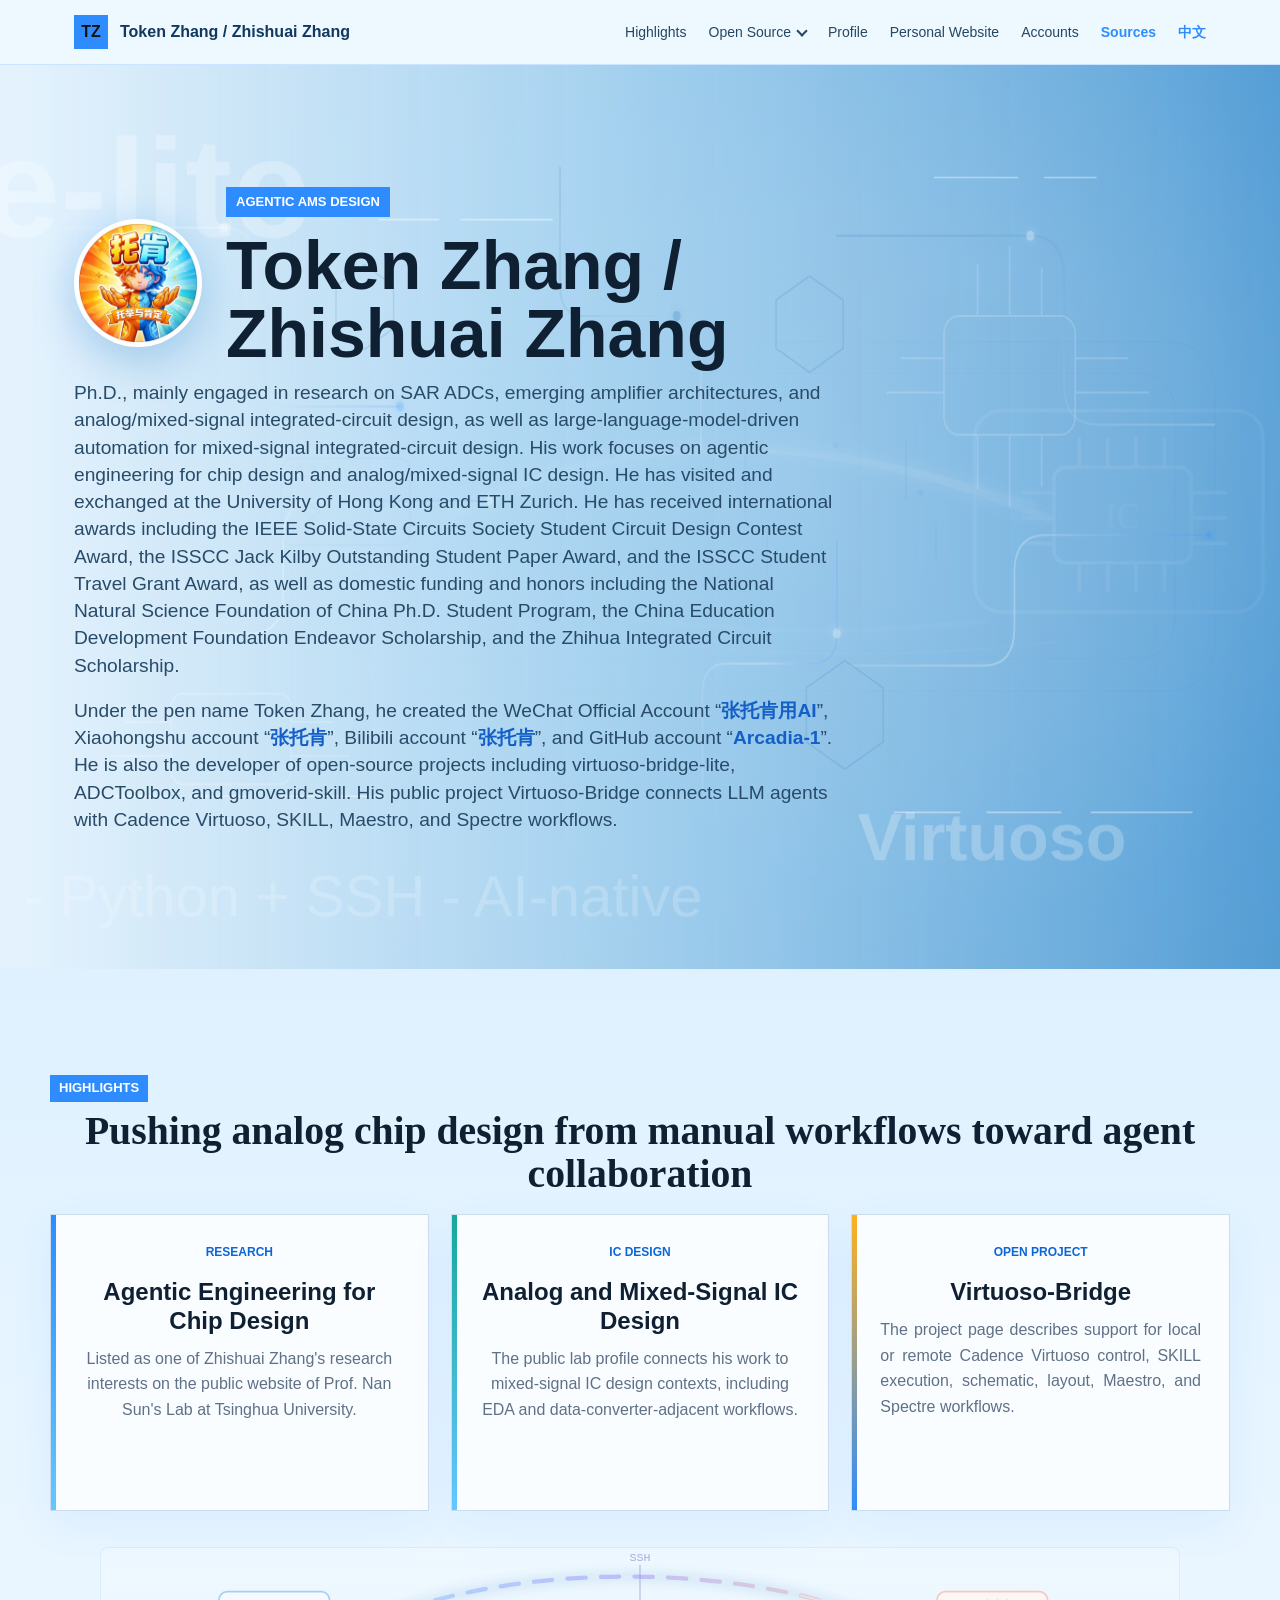
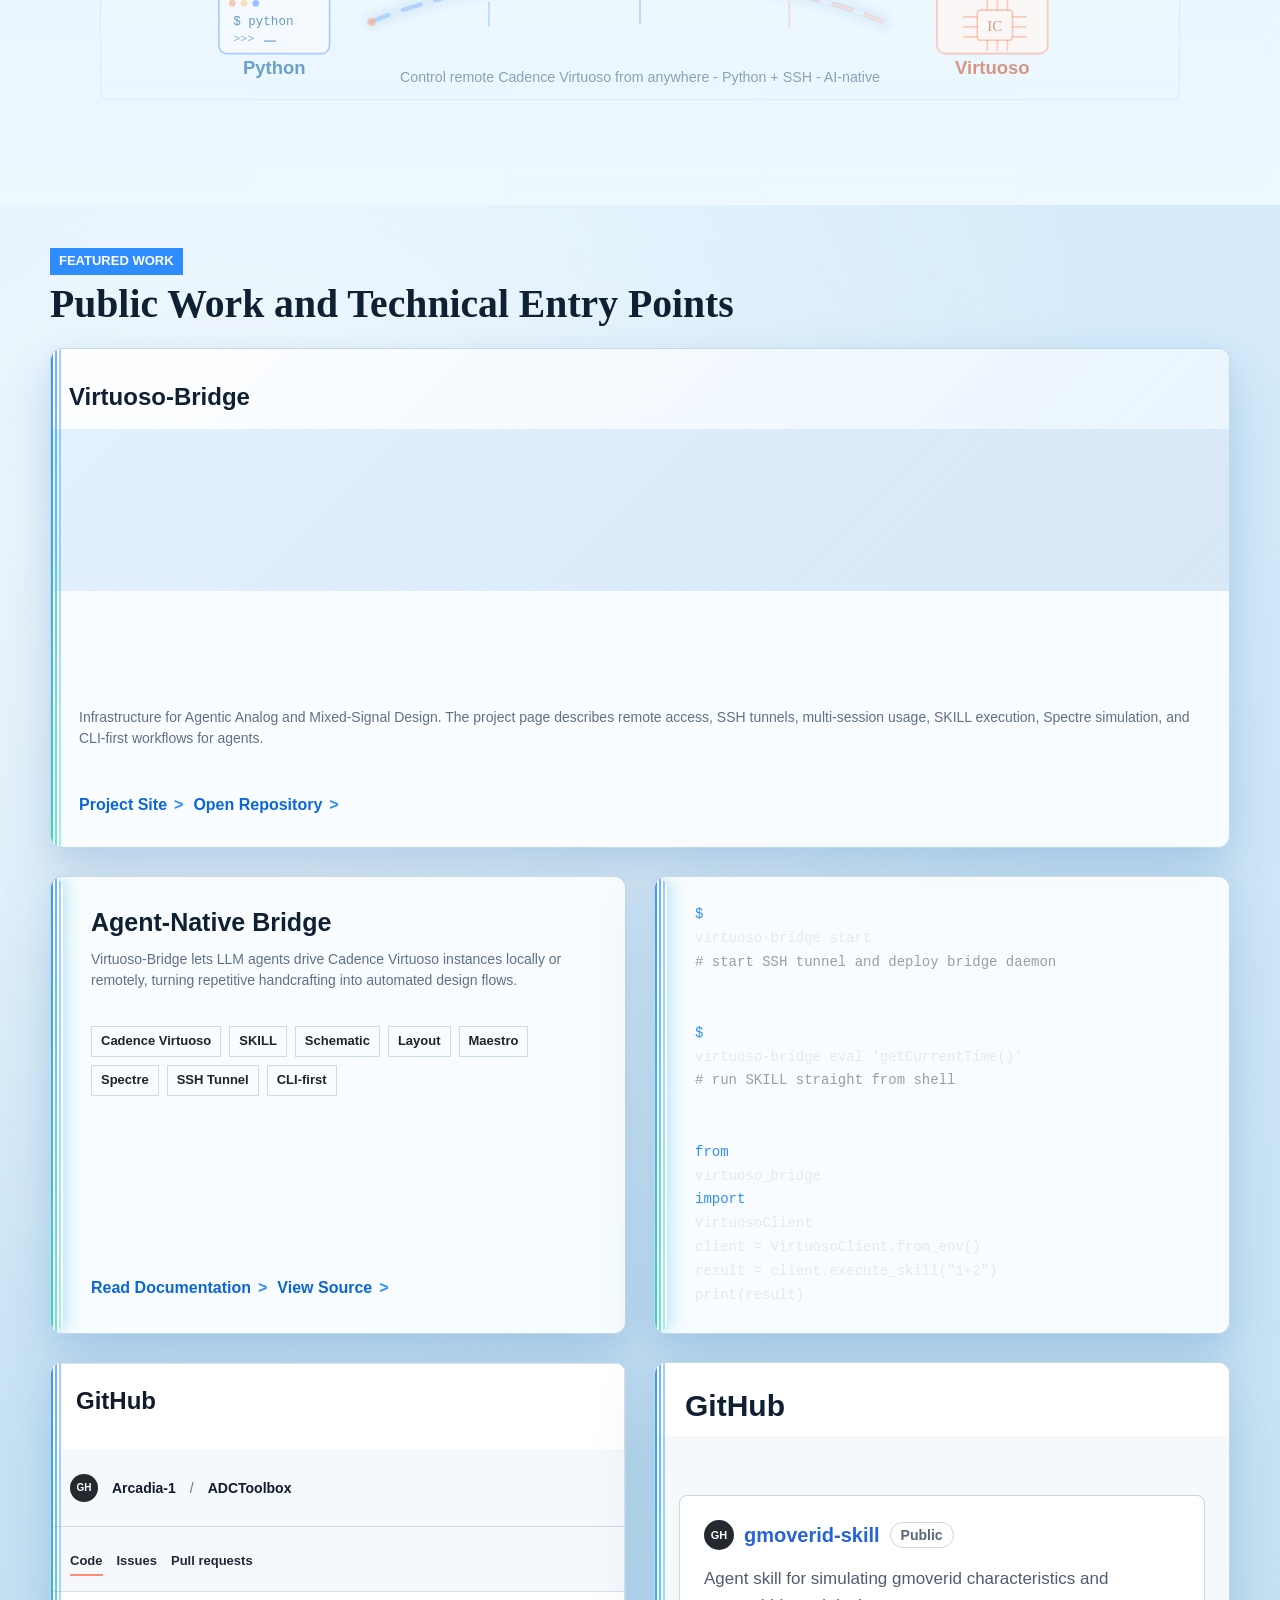
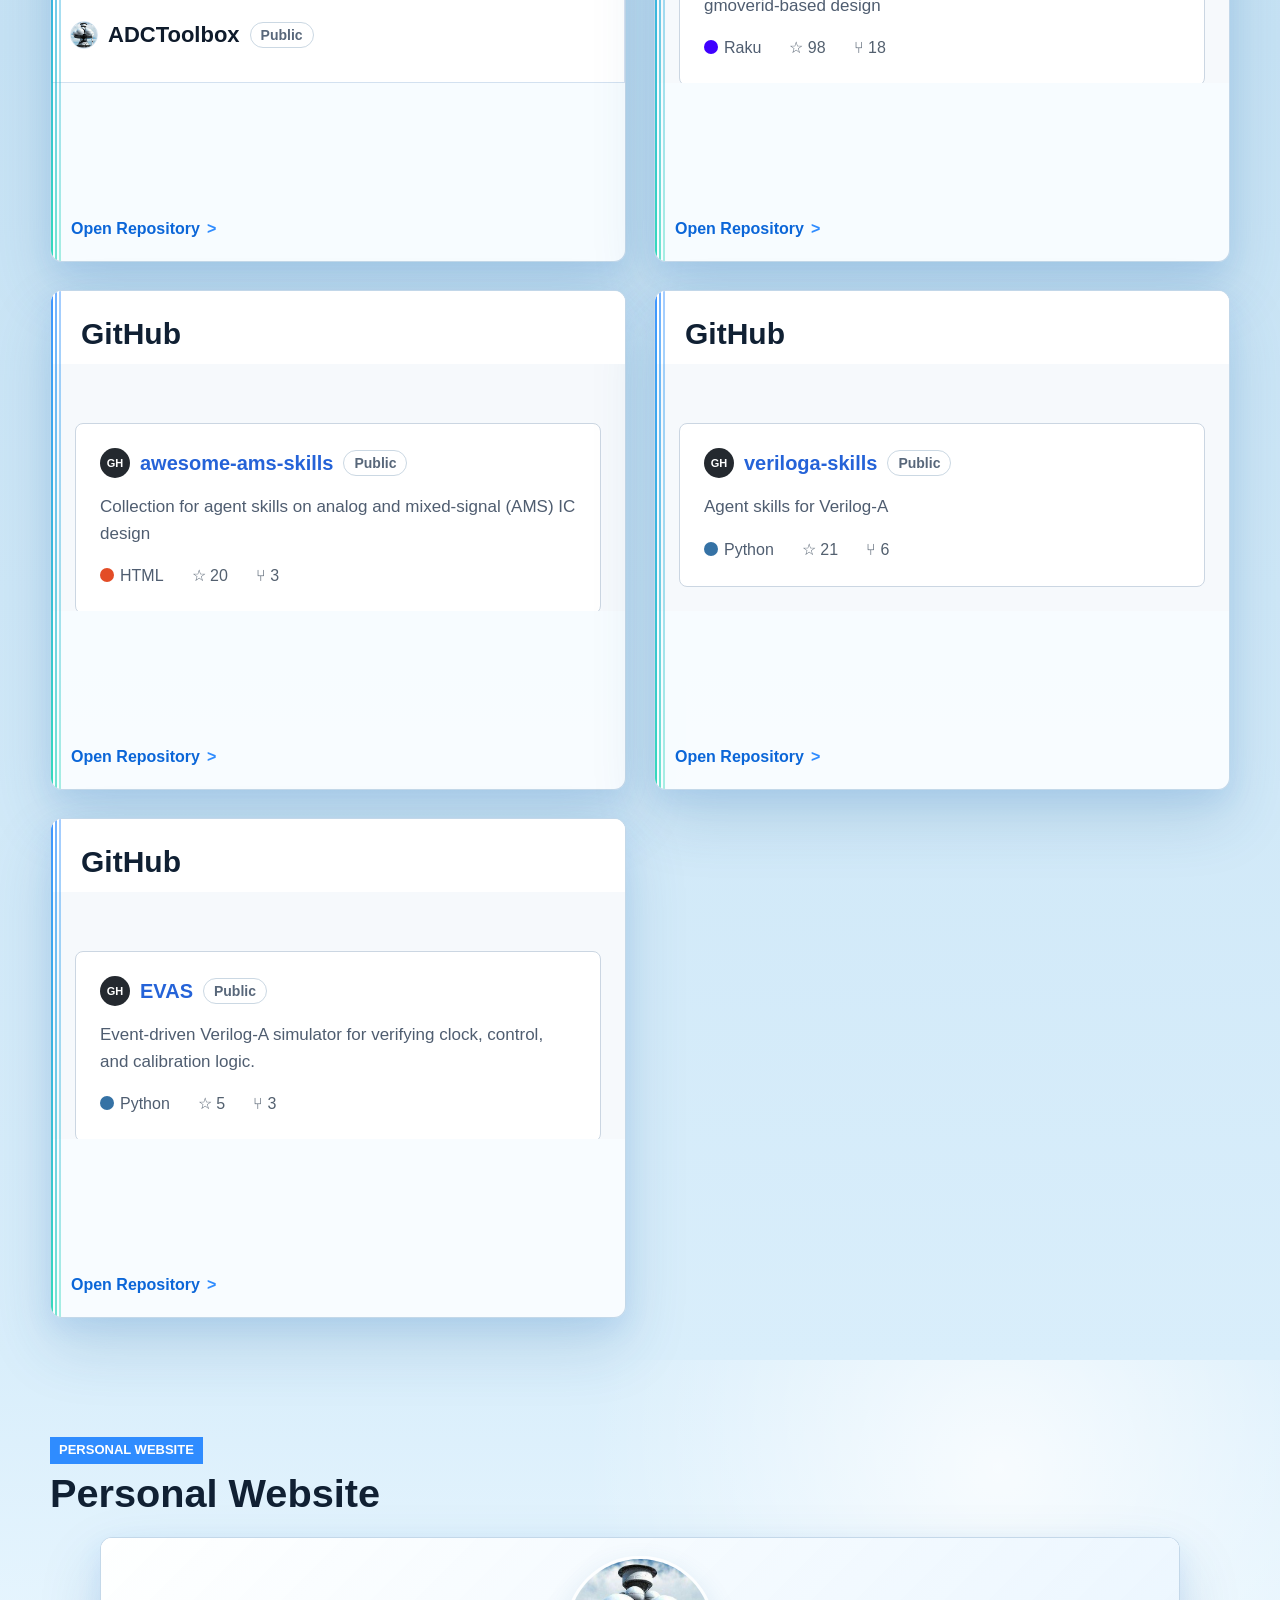
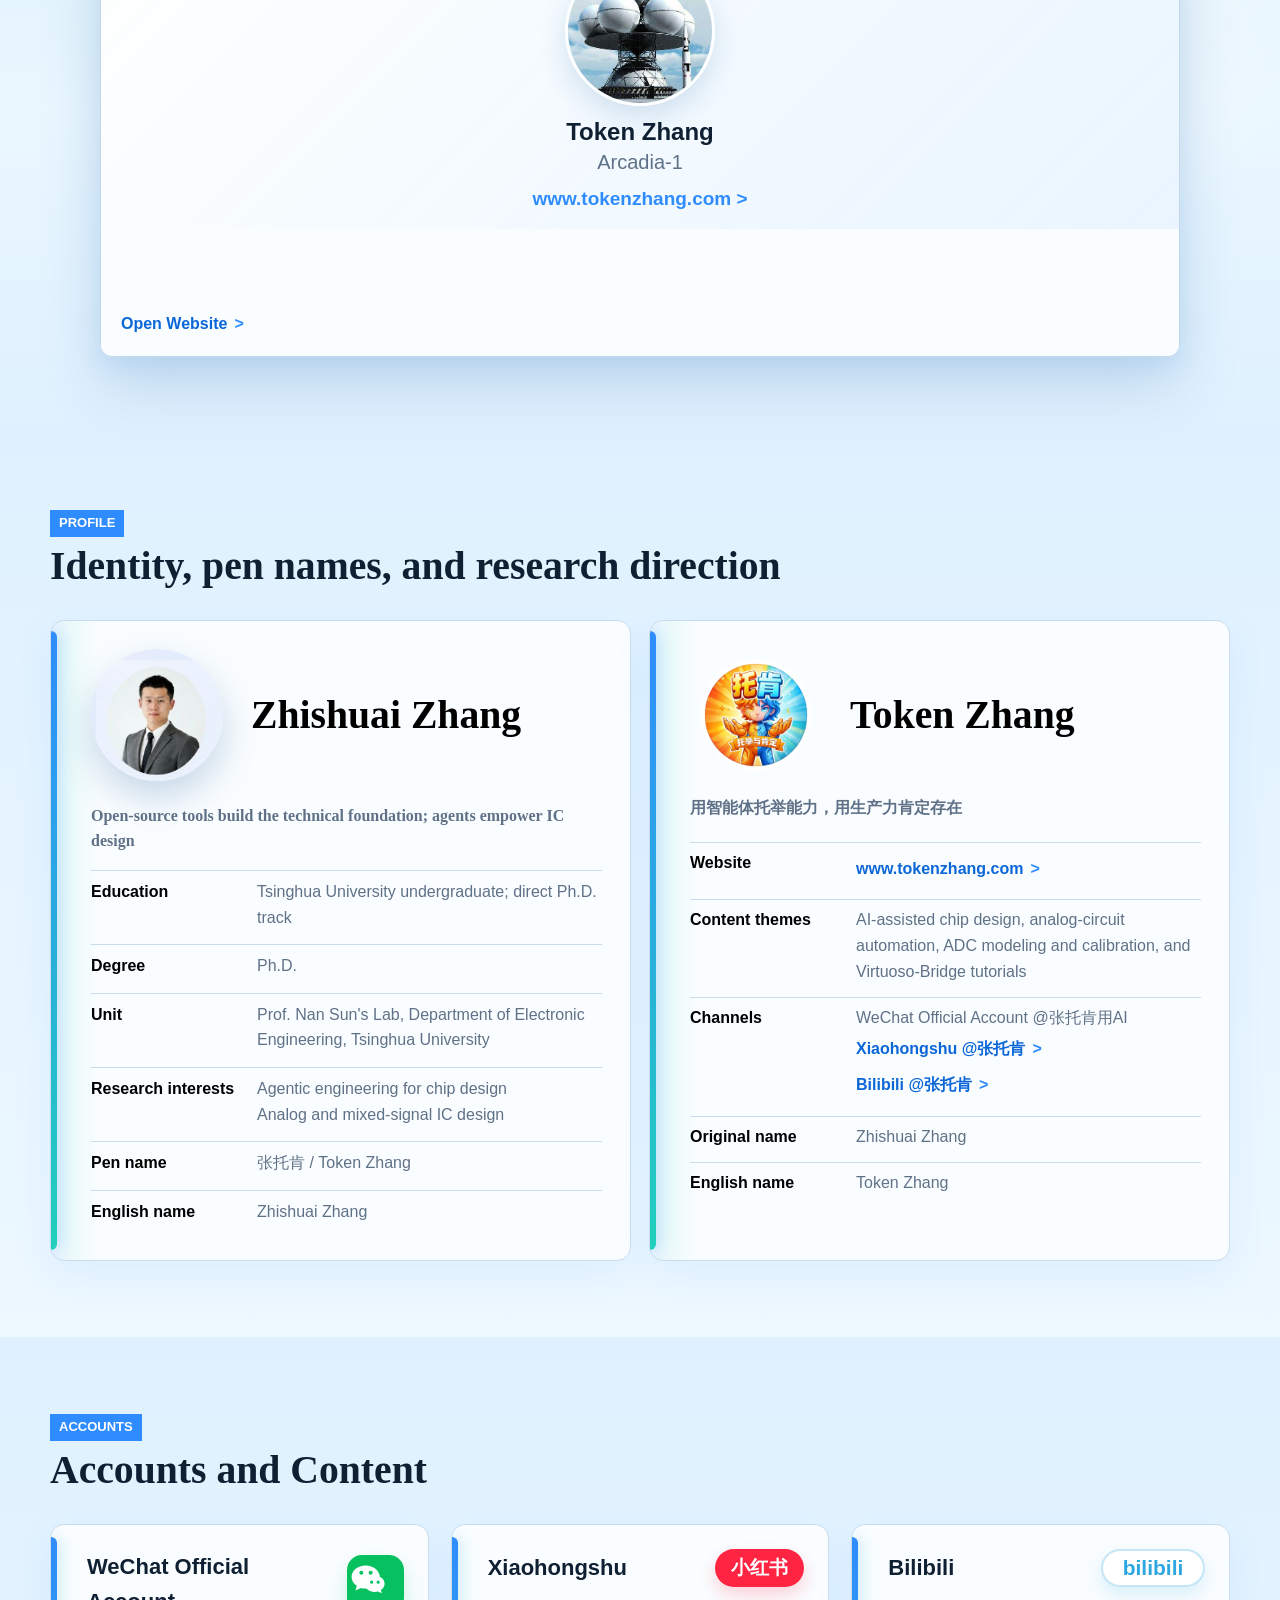
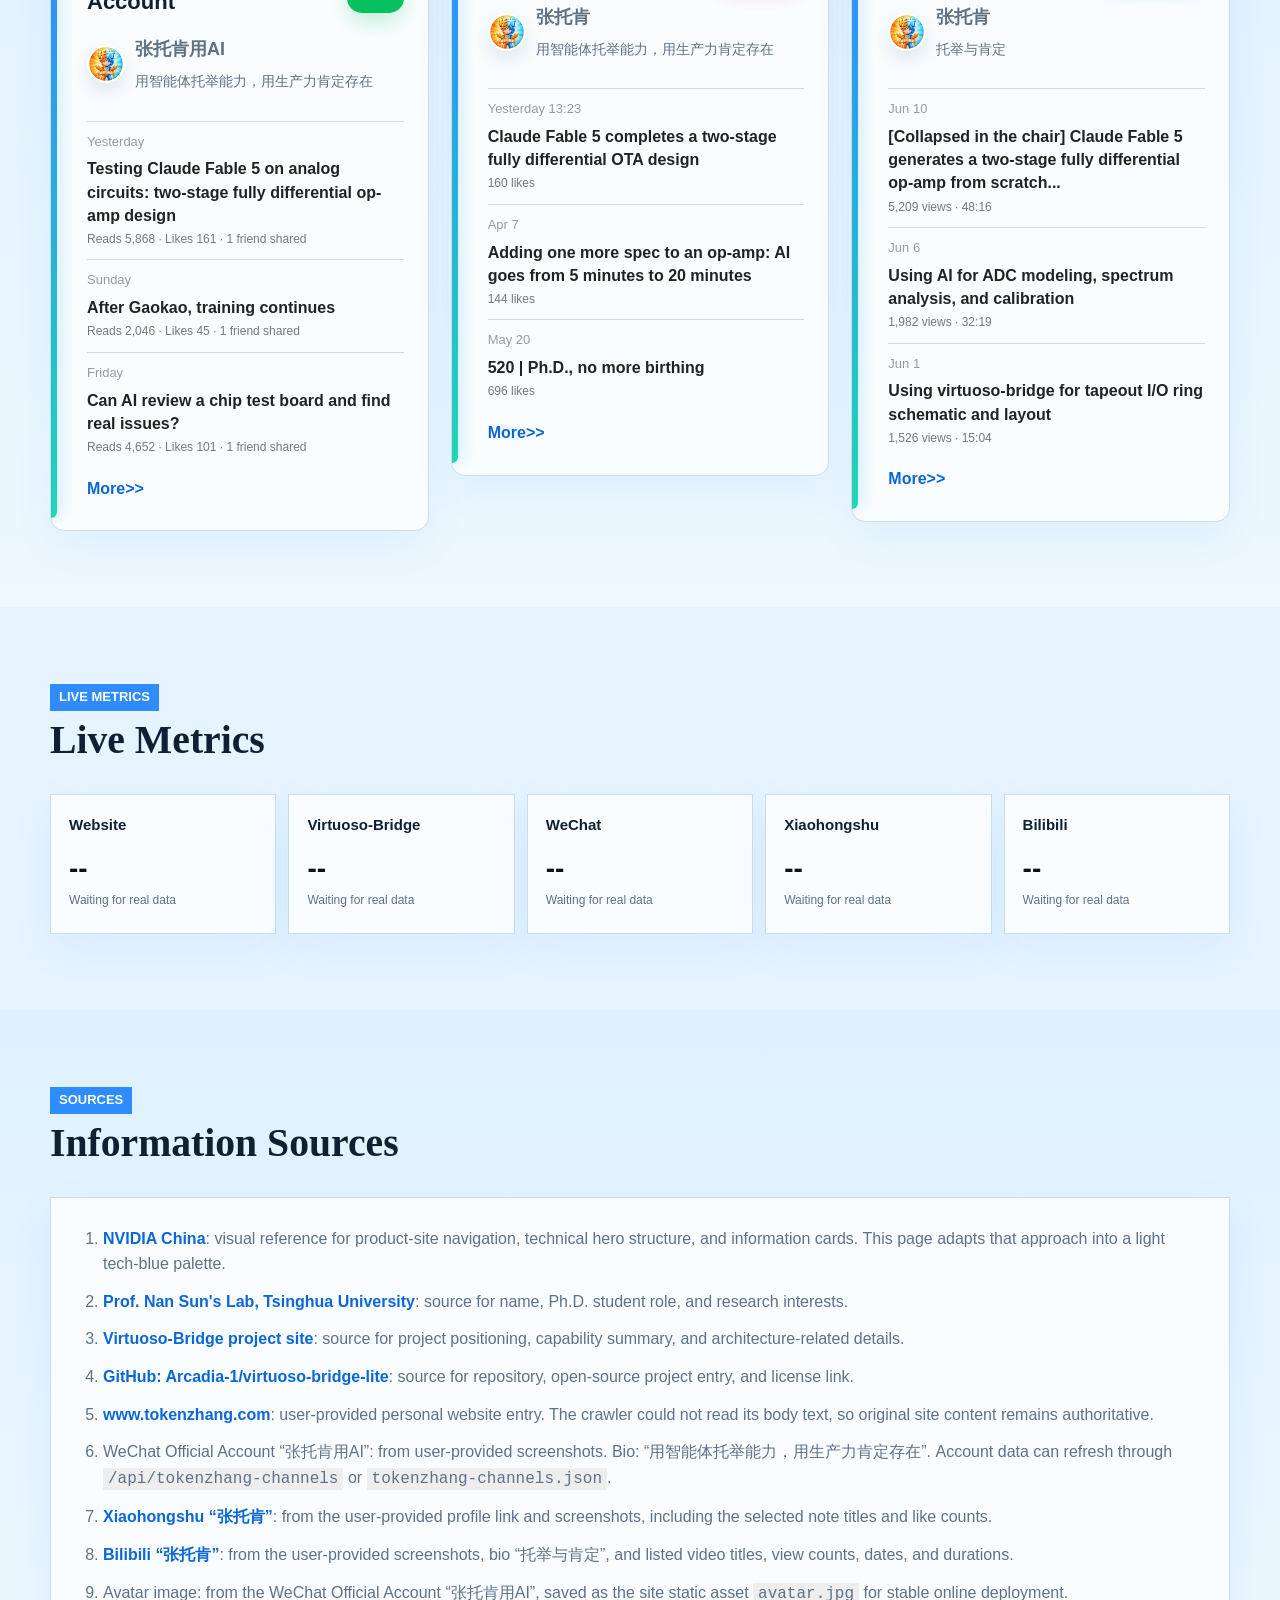
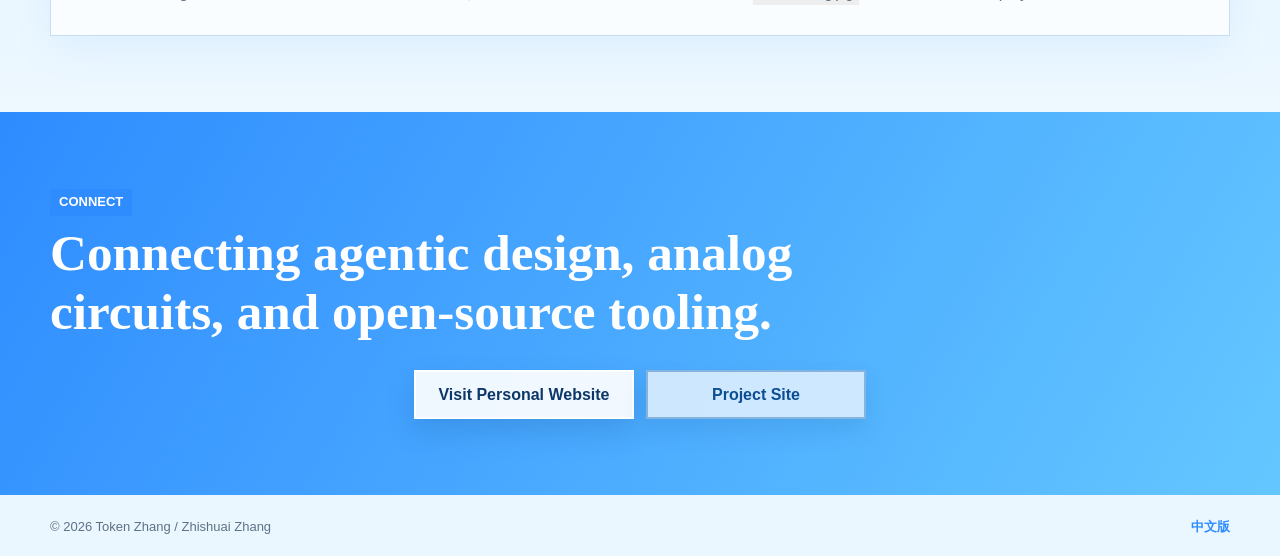
<file: en/index.html>
<!doctype html>
<html lang="en">
<head>
  <meta charset="utf-8">
  <meta name="viewport" content="width=device-width, initial-scale=1">
  <title>Token Zhang / Zhishuai Zhang</title>
  <meta name="description" content="English personal homepage for Token Zhang / Zhishuai Zhang, using public sources and user-provided links in an NVIDIA-inspired technical-site style.">
  <style>
    :root {
      --green: #2f8cff;
      --green-dark: #0b66d8;
      --ink: #102033;
      --muted: #5f7187;
      --line: #cbdced;
      --soft: #e7f4ff;
      --panel: #fafdff;
      --nav-blue: #0c3b66;
      --sky: #dff1ff;
      --blue: #2f8cff;
      --blue-deep: #0f5fa8;
      --max: 1180px;
      font-family: "Microsoft YaHei", "PingFang SC", "Noto Sans SC", Arial, sans-serif;
    }

    * {
      box-sizing: border-box;
    }

    html {
      scroll-behavior: smooth;
    }

    body {
      margin: 0;
      color: var(--ink);
      background: #e6f4ff;
      line-height: 1.6;
    }

    a {
      color: inherit;
      text-decoration: none;
    }

    .skip-link {
      position: fixed;
      left: 12px;
      top: -80px;
      z-index: 100;
      padding: 10px 14px;
      color: #fff;
      background: var(--green-dark);
    }

    .skip-link:focus {
      top: 12px;
    }

    .topbar {
      position: sticky;
      top: 0;
      z-index: 50;
      background: rgba(239, 248, 255, .94);
      color: #18344f;
      border-bottom: 1px solid rgba(47, 140, 255, .18);
      backdrop-filter: blur(14px);
    }

    .nav {
      display: flex;
      flex-wrap: wrap;
      align-items: center;
      justify-content: space-between;
      gap: 20px;
      width: min(100%, var(--max));
      min-height: 64px;
      margin: 0 auto;
      padding: 0 24px;
    }

    .brand {
      display: inline-flex;
      align-items: center;
      gap: 12px;
      min-width: max-content;
      color: #11395f;
      font-weight: 800;
    }

    .brand-mark {
      display: grid;
      width: 34px;
      height: 34px;
      place-items: center;
      color: #111;
      background: var(--green);
      font-weight: 900;
    }

    .nav-links {
      display: flex;
      align-items: center;
      gap: 22px;
      font-size: 14px;
    }

    .nav-links a {
      color: #264761;
    }

    .nav-item {
      position: relative;
      display: inline-flex;
      align-items: center;
    }

    .nav-item > a::after {
      content: "";
      display: inline-block;
      width: 6px;
      height: 6px;
      margin-left: 7px;
      border-right: 2px solid currentColor;
      border-bottom: 2px solid currentColor;
      transform: translateY(-2px) rotate(45deg);
    }

    .submenu {
      position: absolute;
      top: 100%;
      left: 50%;
      z-index: 60;
      display: grid;
      min-width: 302px;
      gap: 4px;
      padding: 10px;
      border: 1px solid rgba(121, 164, 202, .34);
      border-radius: 10px;
      background: rgba(250, 253, 255, .98);
      box-shadow:
        0 20px 42px rgba(32, 98, 154, .18),
        inset 0 1px 0 rgba(255, 255, 255, .8);
      opacity: 0;
      pointer-events: none;
      transform: translate(-50%, -6px);
      transition: opacity .16s ease, transform .16s ease;
    }

    .submenu a {
      display: grid;
      grid-template-columns: 42px minmax(0, 1fr);
      align-items: center;
      gap: 10px;
      min-height: 48px;
      padding: 7px 10px;
      border-radius: 6px;
      color: #173a5c;
      line-height: 1.2;
      white-space: nowrap;
    }

    .submenu a::before {
      content: attr(data-mark);
      display: grid;
      width: 34px;
      height: 34px;
      place-items: center;
      border: 1px solid rgba(47, 140, 255, .24);
      border-radius: 8px;
      color: #145fc6;
      background: linear-gradient(135deg, rgba(47, 140, 255, .12), rgba(32, 214, 181, .12));
      font-size: 12px;
      font-weight: 900;
    }

    .submenu a:hover,
    .submenu a:focus {
      background: rgba(47, 140, 255, .1);
    }

    .nav-item:hover .submenu,
    .nav-item:focus-within .submenu {
      opacity: 1;
      pointer-events: auto;
      transform: translate(-50%, 0);
    }

    .nav-links a:hover,
    .nav-links a:focus {
      color: var(--blue-deep);
    }

    .nav-links a.is-active:not(.lang-link) {
      color: var(--blue) !important;
      font-weight: 900;
    }

    .lang-link {
      color: var(--green) !important;
      font-weight: 900;
    }

    .menu-button {
      display: none;
      width: 42px;
      height: 42px;
      border: 1px solid #333;
      color: var(--blue-deep);
      background: transparent;
      font: inherit;
    }

    .menu-button span {
      display: block;
      width: 18px;
      height: 2px;
      margin: 4px auto;
      background: currentColor;
    }

    .hero {
      position: relative;
      overflow: hidden;
      min-height: calc(100vh - 64px);
      color: #102033;
      background:
        linear-gradient(90deg, rgba(246, 252, 255, .98) 0%, rgba(219, 241, 255, .9) 42%, rgba(76, 166, 230, .56) 100%),
        radial-gradient(circle at 76% 42%, rgba(255, 255, 255, .4) 0 15%, rgba(82, 176, 236, .34) 42%, rgba(30, 112, 192, .28) 74%),
        url("../hero-bridge.svg") right -5% center / min(1040px, 76vw) auto no-repeat,
        #d9f1ff;
    }

    .hero::before {
      content: "";
      position: absolute;
      inset: 0;
      z-index: 0;
      background:
        linear-gradient(90deg, rgba(255, 255, 255, .1), rgba(36, 123, 202, .1)),
        repeating-linear-gradient(135deg, rgba(24, 114, 196, .11) 0 1px, transparent 1px 28px),
        repeating-linear-gradient(45deg, rgba(255, 255, 255, .12) 0 1px, transparent 1px 52px);
      pointer-events: none;
    }

    .hero::after {
      content: "";
      position: absolute;
      left: clamp(23px, 4vw, 72px);
      top: clamp(56px, 9vh, 112px);
      z-index: 0;
      color: rgba(16, 32, 51, .11);
      font-family: "Segoe UI Variable Display", "Aptos Display", "Helvetica Neue", Inter, Arial, sans-serif;
      font-size: clamp(20px, 3vw, 40px);
      font-weight: 300;
      line-height: 1;
      letter-spacing: 0;
      pointer-events: none;
      text-shadow: 0 1px 0 rgba(255, 255, 255, .4);
      white-space: nowrap;
    }

    .hero-inner {
      position: relative;
      z-index: 1;
      display: grid;
      align-content: center;
      width: min(100%, var(--max));
      min-height: calc(100vh - 64px);
      margin: 0 auto;
      padding: 92px 24px 76px;
    }

    .avatar-lockup {
      display: flex;
      align-items: center;
      gap: 24px;
      max-width: 900px;
    }

    .hero-avatar,
    .profile-avatar {
      width: clamp(108px, 15vw, 168px);
      aspect-ratio: 1;
      object-fit: cover;
      border-radius: 50%;
      border: 4px solid rgba(255, 255, 255, .86);
      background: #f8fcff;
      box-shadow: 0 18px 44px rgba(45, 121, 190, .22), 0 0 34px rgba(78, 181, 255, .18);
    }

    .profile-avatar {
      width: 132px;
      margin-bottom: 20px;
      box-shadow: none;
    }

    .profile-motto {
      max-width: 430px;
      margin: 0;
      color: #1f5f9c;
      font-size: clamp(22px, 2.4vw, 32px);
      font-weight: 800;
      line-height: 1.32;
    }

    .eyebrow,
    .section-kicker {
      color: #101010;
      color: #fff;
      background: var(--green);
      font-size: 13px;
      font-weight: 900;
      text-transform: uppercase;
    }

    .eyebrow {
      display: inline-flex;
      align-items: center;
      width: fit-content;
      min-height: 30px;
      padding: 4px 10px;
    }

    .section-kicker {
      display: inline-flex;
      margin-bottom: 8px;
      padding: 3px 9px;
    }

    h1,
    h2,
    h3,
    p {
      margin-top: 0;
    }

    h1 {
      max-width: 820px;
      margin: 22px 0 16px;
      font-size: clamp(44px, 7vw, 82px);
      line-height: .96;
      letter-spacing: 0;
    }

    h2 {
      margin-bottom: 0;
      font-size: clamp(30px, 4vw, 50px);
      line-height: 1.08;
      letter-spacing: 0;
    }

    #profile h2,
    #accounts h2,
    #sources h2,
    #metrics h2 {
      font-family: KaiTi, "楷体", STKaiti, "华文楷体", "FangSong", serif;
      font-weight: 900;
    }

    .hero-copy {
      max-width: 710px;
      margin-bottom: 28px;
      color: #284b68;
      font-size: clamp(18px, 2vw, 24px);
      line-height: 1.48;
    }

    .account-emphasis {
      color: #145fc6;
      font-weight: 800;
    }

    .actions {
      display: flex;
      flex-wrap: wrap;
      gap: 12px;
      margin-bottom: 34px;
    }

    .button {
      display: inline-flex;
      align-items: center;
      justify-content: center;
      min-height: 44px;
      padding: 10px 18px;
      border: 2px solid transparent;
      background: var(--green);
      color: #111;
      font-weight: 800;
    }

    .button.secondary {
      border-color: rgba(15, 95, 168, .32);
      color: var(--blue-deep);
      background: rgba(255, 255, 255, .64);
    }

    .proof-strip {
      display: grid;
      grid-template-columns: repeat(3, minmax(0, 1fr));
      max-width: 900px;
      border-top: 1px solid rgba(47, 140, 255, .18);
      border-bottom: 1px solid rgba(47, 140, 255, .18);
      background: rgba(255, 255, 255, .7);
      box-shadow: 0 18px 48px rgba(45, 121, 190, .14);
      backdrop-filter: blur(12px);
    }

    .proof {
      padding: 16px 18px;
      border-right: 1px solid rgba(71, 145, 210, .18);
      background: rgba(255, 255, 255, .3);
    }

    .proof:last-child {
      border-right: 0;
    }

    .proof b {
      display: block;
      color: #12395e;
      font-size: 18px;
      line-height: 1.25;
    }

    .proof span {
      display: block;
      margin-top: 6px;
      color: #57728a;
      font-size: 13px;
    }

    section {
      padding: 76px 24px;
    }

    #works {
      padding-top: 38px;
    }

    #works .section-head {
      margin-bottom: 22px;
    }

    #works .work-grid {
      grid-template-columns: repeat(2, minmax(0, 1fr));
      gap: 28px;
      margin-top: 2px;
    }

    #project {
      scroll-margin-top: 96px;
    }

    #personal-website {
      background:
        radial-gradient(circle at 78% 16%, rgba(255, 255, 255, .76), rgba(255, 255, 255, 0) 36%),
        linear-gradient(180deg, #d9eefb 0%, #eaf7ff 52%, #dff1ff 100%);
    }

    #personal-website .section-head {
      margin-bottom: 22px;
    }

    .personal-site-grid {
      display: grid;
      grid-template-columns: minmax(0, 1080px);
      justify-content: center;
    }

    #personal-website .work-card {
      min-height: 420px;
    }

    #works .work-card,
    #personal-website .work-card {
      position: relative;
      border-radius: 12px;
      border-color: rgba(121, 164, 202, .42);
      background: rgba(250, 253, 255, .94);
      box-shadow:
        0 28px 62px rgba(34, 93, 145, .18),
        0 10px 24px rgba(47, 140, 255, .1),
        inset 0 1px 0 rgba(255, 255, 255, .86);
    }

    #works .work-card {
      grid-template-rows: 320px minmax(128px, 1fr);
      min-height: 500px;
    }

    #work-virtuoso-bridge-lite {
      grid-column: 1 / -1;
      grid-template-rows: 600px minmax(150px, auto);
      min-height: 772px;
    }

    #work-virtuoso-bridge-lite .work-body {
      min-height: 150px;
      padding: 38px 28px 24px;
    }

    #work-virtuoso-bridge-lite .work-visual {
      background: #fafdff;
    }

    #works .work-project-card,
    #works .work-terminal-card {
      display: flex;
      flex-direction: column;
      min-height: 430px;
    }

    #works .work-project-card {
      padding: 30px 28px 28px 40px;
    }

    #works .work-terminal-card {
      justify-content: flex-start;
      padding: 26px 26px 26px 40px;
      color: #e8e8e8;
      background: linear-gradient(145deg, #0f5fa8, #1b86c9);
      border-color: rgba(47, 140, 255, .3);
      box-shadow:
        0 18px 42px rgba(31, 87, 138, .18),
        inset 0 1px 0 rgba(255, 255, 255, .18);
    }

    .band {
      background: linear-gradient(180deg, #dff1ff, #edf8ff);
    }

    .wrap {
      width: min(100%, var(--max));
      margin: 0 auto;
    }

    .section-head {
      display: grid;
      grid-template-columns: minmax(0, .72fr) minmax(280px, .28fr);
      gap: 36px;
      align-items: end;
      margin-bottom: 32px;
    }

    .section-head-wide {
      grid-template-columns: minmax(0, 1fr);
      max-width: 1180px;
    }

    .section-head p,
    .feature-card p,
    .work-card p,
    .profile-panel p,
    .project-panel p,
    .account-card p,
    .source-list li {
      color: var(--muted);
    }

    .feature-grid,
    .account-grid {
      display: grid;
      grid-template-columns: repeat(3, minmax(0, 1fr));
      align-items: start;
      gap: 22px;
    }

    .project-layout {
      display: grid;
      grid-template-columns: 1.1fr .9fr;
      align-items: start;
      gap: 22px;
    }

    .work-grid {
      display: grid;
      grid-template-columns: repeat(3, minmax(0, 1fr));
      align-items: stretch;
      gap: 22px;
    }

    .profile-grid {
      display: grid;
      grid-template-columns: .78fr 1.22fr;
      gap: 18px;
    }

    .metric-grid {
      display: grid;
      grid-template-columns: repeat(5, minmax(0, 1fr));
      gap: 12px;
    }

    .feature-card,
    .account-card,
    .metric-card,
    .source-list,
    .profile-panel,
    .project-panel,
    .work-card {
      background: var(--panel);
      border: 1px solid var(--line);
      border-radius: 0;
      box-shadow: 0 14px 38px rgba(47, 140, 255, .08);
      transition: transform .22s ease, border-color .22s ease, box-shadow .22s ease;
    }

    .feature-card,
    .profile-panel,
    .project-panel,
    .account-card {
      padding: 26px;
    }

    .feature-card {
      position: relative;
      overflow: hidden;
      min-height: 230px;
    }

    .feature-card::before {
      content: "";
      position: absolute;
      inset: 0 auto 0 0;
      width: 5px;
      background: linear-gradient(180deg, var(--green), #64c7ff);
    }

    .feature-card:nth-child(2) {
      margin-top: 28px;
    }

    .feature-card:nth-child(2)::before {
      background: linear-gradient(180deg, #15a99a, #64c7ff);
    }

    .feature-card:nth-child(3) {
      margin-top: 10px;
    }

    .feature-card:nth-child(3)::before {
      background: linear-gradient(180deg, #ffb020, var(--green));
    }

    .feature-card:hover,
    .feature-card:focus-within,
    .work-card:hover,
    .work-card:focus-within,
    .account-card:hover,
    .account-card:focus-within {
      transform: translateY(-7px);
      border-color: rgba(47, 140, 255, .48);
      box-shadow: 0 24px 54px rgba(32, 98, 154, .16);
    }

    .tag {
      display: inline-flex;
      margin-bottom: 16px;
      color: var(--green-dark);
      font-size: 12px;
      font-weight: 900;
      text-transform: uppercase;
    }

    .feature-card h3,
    .work-body h3,
    .profile-panel h3,
    .project-panel h3 {
      margin-bottom: 10px;
      font-size: 24px;
      line-height: 1.2;
    }

    .work-card {
      display: grid;
      grid-template-rows: auto 1fr;
      min-height: 0;
      overflow: hidden;
    }

    .work-card.main-work {
      grid-row: auto;
      margin-top: 0;
    }

    .work-card:not(.main-work):nth-child(2) {
      margin-top: 0;
    }

    .work-visual {
      display: grid;
      align-items: start;
      overflow: hidden;
      min-height: 220px;
      padding: 18px;
      background:
        linear-gradient(135deg, rgba(47, 140, 255, .12), rgba(18, 93, 160, .46)),
        url("https://raw.githubusercontent.com/Arcadia-1/virtuoso-bridge-lite/main/assets/arch.png") center / cover no-repeat,
        #d9efff;
    }

    .work-visual.code {
      background:
        linear-gradient(135deg, rgba(255, 255, 255, .78), rgba(232, 244, 255, .9)),
        #fafdff;
    }

    .work-visual.repo {
      display: grid;
      place-items: stretch;
      padding: 0;
      background:
        linear-gradient(135deg, rgba(255, 255, 255, .82), rgba(232, 244, 255, .94)),
        #fafdff;
    }

    .work-visual img {
      width: 100%;
      height: 100%;
      min-height: inherit;
      object-fit: cover;
    }

    .work-visual.code {
      display: grid;
      grid-template-rows: auto 1fr auto;
      align-items: start;
      justify-items: center;
      padding: 18px;
    }

    .work-visual-title {
      justify-self: start;
      color: #102033;
      font-size: 24px;
      font-weight: 900;
      line-height: 1.15;
    }

    .work-card.main-work .work-visual {
      grid-template-rows: auto 1fr;
      padding: 0;
      background: #fafdff;
    }

    .work-card.main-work .work-visual-title {
      width: 100%;
      padding: 18px;
      background: linear-gradient(135deg, rgba(255, 255, 255, .86), rgba(232, 244, 255, .92));
    }

    .bridge-visual-image {
      display: block;
      min-height: 162px;
      background:
        linear-gradient(135deg, rgba(47, 140, 255, .06), rgba(18, 93, 160, .1)),
        url("https://raw.githubusercontent.com/Arcadia-1/virtuoso-bridge-lite/main/assets/arch.png") center / contain no-repeat,
        #eef7ff;
    }

    .work-visual.code img {
      width: min(52%, 150px);
      height: auto;
      min-height: 0;
      aspect-ratio: 1;
      object-fit: cover;
      border: 3px solid rgba(255, 255, 255, .78);
      border-radius: 50%;
      box-shadow: 0 12px 28px rgba(32, 98, 154, .16);
    }

    .repo-snapshot {
      display: grid;
      grid-template-rows: auto auto auto auto;
      min-height: inherit;
      background: #fff;
      border: 1px solid rgba(203, 220, 237, .84);
      overflow: hidden;
    }

    .repo-card-label {
      padding: 24px 24px 4px;
      color: #0f1b2b;
      font-size: 24px;
      font-weight: 900;
      line-height: 1.1;
    }

    .repo-topline {
      display: flex;
      flex-wrap: wrap;
      align-items: center;
      gap: 14px;
      padding: 10px 18px 8px;
      background: #f6f9fc;
      border-bottom: 1px solid rgba(203, 220, 237, .9);
      color: #0f1b2b;
      font-size: 14px;
      font-weight: 700;
    }

    .repo-mark {
      display: grid;
      place-items: center;
      width: 28px;
      height: 28px;
      color: #fff;
      background: #24292f;
      border-radius: 50%;
      font-size: 10px;
      font-weight: 900;
      line-height: 1;
    }

    .repo-slash {
      color: #64748b;
      font-weight: 500;
    }

    .repo-tabs {
      display: flex;
      align-items: center;
      gap: 14px;
      overflow: hidden;
      padding: 7px 18px 0;
      background: #f6f9fc;
      border-bottom: 1px solid #d7e1eb;
      color: #1f2937;
      font-size: 13px;
      font-weight: 700;
      white-space: nowrap;
    }

    .repo-tab {
      display: inline-flex;
      align-items: center;
      gap: 5px;
      min-height: 27px;
      border-bottom: 2px solid transparent;
    }

    .repo-tab.active {
      border-bottom-color: #ff8b75;
    }

    .repo-count {
      min-width: 22px;
      padding: 1px 6px;
      border-radius: 999px;
      background: #e9eef4;
      text-align: center;
      font-weight: 700;
    }

    .repo-titleline {
      display: flex;
      flex-wrap: nowrap;
      align-items: center;
      justify-content: flex-start;
      gap: 10px;
      overflow: hidden;
      padding: 14px 18px 18px;
    }

    .repo-titleline img {
      width: 28px;
      height: 28px;
      min-height: 0;
      aspect-ratio: 1;
      object-fit: cover;
      border: 1px solid #d8e6f2;
      border-radius: 50%;
    }

    .repo-titleline strong {
      color: #0f1b2b;
      font-size: 22px;
      line-height: 1;
    }

    .repo-badge {
      display: inline-flex;
      align-items: center;
      flex: 0 0 auto;
      min-height: 26px;
      padding: 0 10px;
      color: #58677a;
      border: 1px solid #cbd8e3;
      border-radius: 999px;
      font-size: 14px;
      font-weight: 700;
    }

    .work-visual.repo-mini {
      position: relative;
      display: grid;
      grid-template-rows: 96px 1fr;
      min-height: 210px;
      padding: 0;
      overflow: hidden;
      background: #f6f9fc;
    }

    .repo-corner-label {
      position: relative;
      z-index: 1;
      display: flex;
      align-items: center;
      padding: 26px 30px 14px;
      color: #102033;
      font-size: 30px;
      font-weight: 900;
      line-height: 1.1;
      background: #fff;
    }

    .repo-mini-card {
      display: grid;
      gap: 16px;
      align-self: start;
      width: calc(100% - 48px);
      height: auto;
      padding: 24px;
      margin: 36px 24px 0;
      border: 1px solid #cbd6e2;
      border-radius: 8px;
      background: #fff;
      color: #4f5d70;
    }

    .repo-mini-title {
      display: flex;
      flex-wrap: wrap;
      align-items: center;
      gap: 10px;
      color: #2563d8;
      font-size: 20px;
      font-weight: 800;
      line-height: 1.2;
    }

    .repo-mini-title strong {
      font-size: inherit;
      line-height: inherit;
    }

    .repo-mini-icon {
      display: grid;
      place-items: center;
      flex: 0 0 auto;
      width: 30px;
      height: 30px;
      border-radius: 50%;
      color: #fff;
      background: #24292f;
      font-size: 11px;
      font-weight: 900;
    }

    .repo-mini-icon::before {
      content: "GH";
    }

    .repo-mini-desc {
      max-width: 46em;
      color: #4f5d70;
      font-size: 17px;
      line-height: 1.55;
    }

    .repo-mini-meta {
      display: flex;
      flex-wrap: wrap;
      align-items: center;
      gap: 28px;
      color: #4f5d70;
      font-size: 16px;
    }

    .lang-dot {
      display: inline-block;
      width: 14px;
      height: 14px;
      margin-right: 6px;
      border-radius: 50%;
      vertical-align: -1px;
    }

    .lang-dot.raku {
      background: #3f00ff;
    }

    .lang-dot.html {
      background: #e34c26;
    }

    .lang-dot.python {
      background: #3572a5;
    }

    .repo-stat {
      color: #53606f;
      font-weight: 500;
    }

    .work-visual .site-signature {
      margin: 10px 0 0;
      text-align: center;
    }

    .site-signature strong,
    .site-signature span {
      display: block;
    }

    .site-signature .site-url {
      margin-top: 10px;
      color: var(--green);
      font-size: 19px;
      font-weight: 900;
    }

    .work-body {
      display: flex;
      flex-direction: column;
      padding: 26px;
    }

    .link-row {
      display: flex;
      flex-wrap: wrap;
      gap: 10px;
      margin-top: auto;
      padding-top: 18px;
    }

    .work-body > .text-link {
      margin-top: auto;
      padding-top: 18px;
      align-self: flex-start;
    }

    .text-link {
      display: inline-flex;
      align-items: center;
      min-height: 36px;
      color: var(--green-dark);
      font-weight: 800;
    }

    .text-link::after {
      content: ">";
      margin-left: 7px;
      color: var(--green);
    }

    .facts {
      display: grid;
      gap: 12px;
      margin: 22px 0 0;
      padding: 0;
      list-style: none;
    }

    .facts li {
      display: grid;
      grid-template-columns: 150px 1fr;
      gap: 16px;
      padding: 12px 0;
      border-top: 1px solid var(--line);
      color: var(--muted);
    }

    .facts strong {
      color: #111;
    }

    .pill-row {
      display: flex;
      flex-wrap: wrap;
      gap: 8px;
      margin-top: 22px;
    }

    .pill {
      display: inline-flex;
      min-height: 30px;
      align-items: center;
      padding: 4px 9px;
      border: 1px solid var(--line);
      color: #222;
      background: #f8fcff;
      font-size: 13px;
      font-weight: 700;
    }

    .terminal {
      min-height: 100%;
      padding: 26px;
      color: #e8e8e8;
      background: linear-gradient(145deg, #0f5fa8, #1b86c9);
      border: 1px solid rgba(47, 140, 255, .3);
      font-family: Consolas, "SFMono-Regular", monospace;
      font-size: 14px;
      line-height: 1.7;
      overflow: hidden;
    }

    .terminal .green {
      color: var(--green);
    }

    .terminal .dim {
      color: #9d9d9d;
    }

    .account-card {
      position: relative;
      display: flex;
      min-height: 520px;
      flex-direction: column;
      overflow: hidden;
      padding: 24px 24px 24px 36px;
      border-radius: 14px;
    }

    .account-card::before {
      content: "";
      position: absolute;
      inset: 12px auto 12px 0;
      width: 6px;
      border-radius: 0 999px 999px 0;
      background: linear-gradient(180deg, #2f8cff 0%, #20d6b5 100%);
      box-shadow:
        0 0 14px rgba(47, 140, 255, .26),
        5px 0 18px rgba(32, 214, 181, .16);
      pointer-events: none;
      z-index: 0;
    }

    .account-card > * {
      position: relative;
      z-index: 1;
    }

    .account-top {
      display: flex;
      align-items: center;
      justify-content: space-between;
      gap: 12px;
      margin-bottom: 16px;
    }

    .account-top h3 {
      margin-bottom: 0;
      font-size: 22px;
    }

    .account-label {
      padding: 3px 8px;
      color: #111;
      background: var(--green);
      font-size: 12px;
      font-weight: 900;
    }

    #xiaohongshu-account .account-label {
      display: inline-flex;
      align-items: center;
      justify-content: center;
      min-width: 82px;
      min-height: 38px;
      padding: 0 16px;
      border-radius: 999px;
      background: #ff2442;
      color: #fff;
      font-family: "Microsoft YaHei", "PingFang SC", Arial, sans-serif;
      font-size: 19px;
      font-weight: 900;
      line-height: 1;
      box-shadow: 0 8px 18px rgba(255, 36, 66, .2);
    }

    #bilibili-account .account-label {
      display: inline-flex;
      align-items: center;
      justify-content: center;
      min-width: 104px;
      min-height: 38px;
      padding: 0 18px;
      border: 2px solid rgba(46, 167, 224, .28);
      border-radius: 999px;
      background: #fff;
      color: #2ea7e0;
      font-family: "Arial Rounded MT Bold", "Microsoft YaHei", "PingFang SC", Arial, sans-serif;
      font-size: 21px;
      font-weight: 900;
      line-height: 1;
      letter-spacing: 0;
      box-shadow: 0 8px 18px rgba(46, 167, 224, .16);
    }

    #wechat-account .account-label {
      position: relative;
      width: 58px;
      height: 58px;
      padding: 0;
      overflow: hidden;
      border-radius: 15px;
      background: #07c160;
      color: transparent;
      box-shadow: 0 10px 20px rgba(7, 193, 96, .2);
    }

    #wechat-account .account-label svg {
      display: block;
      width: 42px;
      height: 42px;
    }

    .account-handle {
      margin-bottom: 14px;
      color: #111;
      font-size: 18px;
      font-weight: 900;
    }

    .account-identity {
      display: grid;
      grid-template-columns: 38px minmax(0, 1fr);
      align-items: center;
      column-gap: 10px;
    }

    .account-avatar-small {
      width: 38px;
      height: 38px;
      border: 2px solid rgba(255, 255, 255, .82);
      border-radius: 50%;
      object-fit: cover;
      box-shadow: 0 8px 18px rgba(32, 98, 154, .14);
    }

    .account-copy {
      display: grid;
      align-content: center;
      min-width: 0;
    }

    .account-name-link {
      color: inherit;
      text-decoration: none;
    }

    .account-name-link:hover,
    .account-name-link:focus {
      color: var(--green-dark);
      text-decoration: underline;
      text-underline-offset: 4px;
    }

    .account-meta,
    .account-slogan {
      display: block;
      color: var(--muted);
      font-size: 14px;
      font-weight: 400;
    }

    .account-slogan {
      margin-top: 6px;
    }

    .post-list {
      display: grid;
      gap: 11px;
      margin: 14px 0 0;
      padding: 0;
      list-style: none;
    }

    .post-list a,
    .post-list button {
      display: block;
      width: 100%;
      padding-top: 11px;
      border-top: 1px solid var(--line);
      border-right: 0;
      border-bottom: 0;
      border-left: 0;
      background: transparent;
      color: #222;
      font: inherit;
      font-weight: 700;
      line-height: 1.45;
      text-align: left;
      cursor: pointer;
    }

    .post-date {
      display: block;
      margin-bottom: 6px;
      color: #9a9a9a;
      font-size: 13px;
      font-weight: 400;
    }

    .post-list a:hover,
    .post-list a:focus {
      color: var(--green-dark);
    }

    .post-note {
      display: block;
      margin-top: 4px;
      color: #777;
      font-size: 12px;
      font-weight: 400;
    }

    .account-more {
      margin-top: auto;
      padding-top: 14px;
    }

    .account-more .text-link::after {
      content: "";
    }

    .metric-card {
      min-height: 140px;
      padding: 18px;
    }

    .metric-card h3 {
      margin-bottom: 18px;
      font-size: 15px;
    }

    .metric-value {
      color: #111;
      font-size: 28px;
      font-weight: 900;
      line-height: 1;
    }

    .metric-caption {
      display: block;
      margin-top: 8px;
      color: var(--muted);
      font-size: 12px;
    }

    .metric-note {
      margin: 18px 0 0;
      color: var(--muted);
      font-size: 14px;
    }

    #metrics .section-head > p,
    #metrics .metric-note {
      display: none;
    }

    code {
      padding: 2px 5px;
      background: #eee;
      font-family: Consolas, "SFMono-Regular", monospace;
    }

    .source-list {
      padding: 28px 32px;
    }

    .source-list ol {
      margin: 0;
      padding-left: 20px;
    }

    .source-list li + li {
      margin-top: 12px;
    }

    .source-list a {
      color: var(--green-dark);
      font-weight: 800;
    }

    .contact-band {
      color: #fff;
      background: linear-gradient(120deg, #2f8cff, #64c7ff);
    }

    .contact-inner {
      display: flex;
      align-items: flex-start;
      flex-direction: column;
      justify-content: center;
      gap: 28px;
    }

    .contact-inner h2 {
      max-width: min(100%, 1280px);
      font-family: KaiTi, "楷体", STKaiti, "华文楷体", "FangSong", serif;
      font-size: clamp(30px, 4vw, 52px);
      font-weight: 900;
      line-height: 1.15;
      white-space: normal;
      overflow-wrap: normal;
      text-wrap: balance;
    }

    .contact-inner .actions {
      align-self: center;
      justify-content: center;
      width: 100%;
      margin-bottom: 0;
    }

    .contact-inner .button {
      min-width: 220px;
      border-color: rgba(255, 255, 255, .95);
      color: #0d3769;
      background: rgba(255, 255, 255, .92);
      box-shadow: 0 12px 28px rgba(12, 65, 120, .18);
    }

    .contact-inner .button.secondary {
      border-color: rgba(15, 95, 168, .38);
      color: #0d4d93;
      background: rgba(226, 242, 255, .86);
      box-shadow: 0 10px 24px rgba(12, 65, 120, .12);
    }

    footer {
      padding: 22px 24px;
      color: #5f7187;
      background: #eaf7ff;
      font-size: 13px;
    }

    footer .wrap {
      display: flex;
      justify-content: space-between;
      gap: 18px;
    }

    footer a {
      color: var(--green);
      font-weight: 800;
    }

    @media (max-width: 980px) {
      .menu-button {
        display: block;
      }

      .nav {
        position: relative;
      }

      .nav-links {
        position: absolute;
        left: 0;
        right: 0;
        top: 64px;
        display: none;
        flex-direction: column;
        align-items: stretch;
        gap: 0;
        padding: 8px 24px 18px;
        background: rgba(239, 248, 255, .98);
        border-top: 1px solid rgba(47, 140, 255, .18);
      }

      .nav-links.open {
        display: flex;
      }

      .nav-links a {
        display: flex;
        min-height: 42px;
        align-items: center;
        border-bottom: 1px solid rgba(47, 140, 255, .14);
      }

      .nav-item {
        display: grid;
        align-items: stretch;
      }

      .nav-item > a::after {
        display: none;
      }

      .submenu {
        position: static;
        min-width: 0;
        gap: 2px;
        padding: 0 0 6px 18px;
        border: 0;
        border-radius: 0;
        background: transparent;
        box-shadow: none;
        opacity: 1;
        pointer-events: auto;
        transform: none;
      }

      .submenu a {
        display: grid;
        grid-template-columns: 34px minmax(0, 1fr);
        gap: 8px;
        min-height: 42px;
        padding: 5px 0;
        color: #4f6981;
        font-size: 15px;
      }

      .submenu a::before {
        width: 28px;
        height: 28px;
        border-radius: 7px;
        font-size: 10px;
      }

      .proof-strip,
      .feature-grid,
      .profile-grid,
      .project-layout,
      .account-grid {
        grid-template-columns: 1fr 1fr;
      }

      .work-grid,
      #works .work-grid,
      .section-head {
        grid-template-columns: 1fr;
      }

      #work-virtuoso-bridge-lite {
        grid-template-rows: minmax(260px, auto) auto;
        min-height: 0;
      }

      #work-virtuoso-bridge-lite .bridge-visual-image {
        height: auto;
        min-height: clamp(220px, 52vw, 420px);
      }

      #work-virtuoso-bridge-lite .work-body {
        min-height: 0;
        padding: 26px 20px 22px;
      }

      #works .work-project-card,
      #works .work-terminal-card {
        min-height: 0;
      }

      .feature-card:nth-child(2),
      .feature-card:nth-child(3),
      .work-card.main-work,
      .work-card:not(.main-work):nth-child(2),
      .account-card:nth-child(2),
      .account-card:nth-child(3) {
        margin-top: 0;
      }

      .metric-grid {
        grid-template-columns: repeat(3, minmax(0, 1fr));
      }
    }

    @media (max-width: 680px) {
      .hero {
        min-height: auto;
        background:
          linear-gradient(180deg, rgba(246, 252, 255, .98) 0%, rgba(219, 241, 255, .9) 58%, rgba(76, 166, 230, .5) 100%),
          url("../hero-bridge.svg") right -260px top 86px / 860px auto no-repeat,
          #d9f1ff;
      }

      .hero::before {
        left: 22px;
        top: 28px;
        font-size: 26px;
      }

      .hero::after {
        left: 23px;
        top: 58px;
        font-size: 22px;
      }

      .hero-inner {
        min-height: 780px;
        padding-top: 72px;
      }

      .avatar-lockup {
        align-items: flex-start;
        flex-direction: column;
        gap: 18px;
      }

      h1 {
        font-size: 46px;
      }

      section {
        padding: 58px 18px;
      }

      .nav {
        padding: 0 18px;
      }

      .proof-strip,
      .feature-grid,
      .profile-grid,
      .project-layout,
      .account-grid,
      .metric-grid {
        grid-template-columns: 1fr;
      }

      .proof {
        border-right: 0;
        border-bottom: 1px solid rgba(255, 255, 255, .18);
      }

      .proof:last-child {
        border-bottom: 0;
      }

      .facts li {
        grid-template-columns: 1fr;
        gap: 4px;
      }

      .account-identity {
        grid-template-columns: 34px minmax(0, 1fr);
        column-gap: 9px;
      }

      .account-avatar-small {
        width: 34px;
        height: 34px;
      }

      .contact-inner,
      footer .wrap {
        align-items: flex-start;
        flex-direction: column;
      }

      .contact-inner h2 {
        white-space: normal;
      }

    }
    @media (min-width: 981px) {
      .hero,
      #highlights,
      #works {
        min-height: calc(100svh - 64px);
        display: grid;
        align-items: center;
      }

      .hero-inner {
        min-height: auto;
        padding-top: 46px;
        padding-bottom: 42px;
      }

      .hero-avatar {
        width: clamp(104px, 10vw, 132px);
      }

      h1 {
        max-width: 720px;
        margin: 14px 0 12px;
        font-size: clamp(42px, 6.2vw, 68px);
        line-height: 1;
      }

      .hero-copy {
        max-width: 760px;
        margin-bottom: 18px;
        font-size: clamp(17px, 1.5vw, 21px);
        line-height: 1.42;
      }

      .actions {
        margin-bottom: 18px;
      }

      .proof {
        padding: 12px 15px;
      }

      .proof b {
        font-size: 16px;
      }

      .proof span {
        margin-top: 4px;
        font-size: 12px;
        line-height: 1.4;
      }

      #highlights,
      #works {
        padding-top: 42px;
        padding-bottom: 42px;
      }

      #highlights .section-head,
      #works .section-head {
        margin-bottom: 18px;
      }

      h2 {
        font-size: clamp(30px, 3.1vw, 42px);
      }

      .feature-grid {
        align-items: stretch;
      }

      .feature-card {
        min-height: clamp(245px, 33vh, 310px);
        padding: 28px;
      }

      .feature-card:nth-child(2),
      .feature-card:nth-child(3) {
        margin-top: 0;
      }

      .work-grid {
        grid-template-columns: repeat(3, minmax(0, 1fr));
        align-items: stretch;
        gap: 18px;
      }

      .work-card,
      .work-card.main-work {
        grid-row: auto;
        min-height: 0;
        margin-top: 0;
      }

      .work-card:not(.main-work):nth-child(2) {
        margin-top: 0;
      }

      .work-visual {
        min-height: clamp(118px, 18vh, 168px);
      }

      .work-body {
        padding: 20px;
      }

      .work-body h3 {
        font-size: 21px;
      }

    .work-card p {
      font-size: 14px;
      line-height: 1.48;
    }

      .site-signature {
        color: #5f7187;
        font-size: 20px;
        line-height: 1.35;
      }

      .site-signature strong,
      .site-signature span {
        display: block;
      }

      .site-signature strong {
        color: #102033;
        font-size: 24px;
      }
    }

    @media (max-width: 680px) {
      .hero-inner {
        min-height: auto;
        padding: 54px 18px 42px;
      }

      .hero-avatar {
        width: 88px;
      }

      h1 {
        margin: 10px 0;
        font-size: 38px;
        line-height: 1.04;
      }

      .hero-copy {
        margin-bottom: 16px;
        font-size: 16px;
        line-height: 1.46;
      }

      .actions {
        gap: 8px;
        margin-bottom: 16px;
      }

      .button {
        min-height: 40px;
        padding: 8px 13px;
        font-size: 14px;
      }

      .proof {
        padding: 10px 12px;
      }

      .proof b {
        font-size: 15px;
      }

      .proof span {
        margin-top: 3px;
        font-size: 12px;
        line-height: 1.36;
      }

      .section-head {
        margin-bottom: 20px;
      }

      h2 {
        font-size: 30px;
      }

      .feature-card,
      .work-body,
      .profile-panel,
      .project-panel,
      .account-card {
        padding: 20px;
      }

      .account-card {
        padding-left: 30px;
      }

      .account-card::before {
        inset: 10px auto 10px 0;
        width: 5px;
      }

      .feature-card {
        min-height: 0;
      }

      .work-visual {
        min-height: 138px;
      }
    }

    .hero::after {
      content: none !important;
      display: none !important;
    }

    /* Keep the English page visually synchronized with the Chinese page. */
    body {
      background: #e6f4ff;
    }

    .hero {
      background:
        linear-gradient(90deg, rgba(229, 244, 255, .96) 0%, rgba(177, 218, 244, .88) 42%, rgba(77, 153, 211, .72) 100%),
        radial-gradient(circle at 76% 42%, rgba(255, 255, 255, .28) 0 15%, rgba(67, 160, 224, .44) 42%, rgba(24, 94, 166, .4) 74%),
        url("../hero-bridge.svg") right -7% center / min(1180px, 84vw) auto no-repeat,
        #a8d3ee;
    }

    .hero::before {
      background:
        linear-gradient(90deg, rgba(255, 255, 255, .18), rgba(26, 104, 179, .08)),
        url("../hero-tech-pattern.svg") center / cover no-repeat;
      opacity: .86;
    }

    .hero-watermarks {
      position: absolute;
      inset: 0;
      z-index: 0;
      overflow: hidden;
      color: rgba(255, 255, 255, .34);
      font-family: "Segoe UI Variable Display", "Aptos Display", "Helvetica Neue", Inter, Arial, sans-serif;
      line-height: 1;
      letter-spacing: 0;
      pointer-events: none;
      user-select: none;
    }

    .hero-watermarks span {
      position: absolute;
      display: block;
      color: inherit;
      font-weight: 800;
      white-space: nowrap;
      text-shadow: 0 1px 0 rgba(255, 255, 255, .12);
    }

    .hero-watermark-ae {
      left: max(-420px, calc((100vw - var(--max)) / 2 - 420px));
      top: 54px;
      font-size: clamp(86px, 11vw, 156px);
      opacity: .62;
    }

    .hero-watermark-virtuoso {
      right: clamp(72px, 12vw, 210px);
      bottom: clamp(98px, 11vh, 132px);
      font-size: clamp(52px, 5.2vw, 82px);
      opacity: .58;
    }

    .hero-watermark-stack {
      left: max(24px, calc((100vw - var(--max)) / 2 - 42px));
      bottom: 44px;
      font-size: clamp(32px, 4.6vw, 58px);
      font-weight: 300 !important;
      opacity: .46;
    }

    .band {
      background: linear-gradient(180deg, #dff1ff, #edf8ff);
    }

    #highlights h2,
    #works h2,
    #profile h2,
    #accounts h2,
    #sources h2,
    #metrics h2 {
      font-family: KaiTi, "楷体", STKaiti, "华文楷体", "FangSong", serif;
      font-weight: 900;
    }

    #highlights h2 {
      text-align: center;
    }

    #highlights .feature-card {
      display: grid;
      align-content: start;
      justify-items: center;
      text-align: center;
    }

    #highlights .feature-card p {
      width: 100%;
      text-align: center;
    }

    #highlights .feature-card:nth-child(3) p {
      text-align: justify;
      text-align-last: left;
    }

    .bridge-animation {
      position: relative;
      overflow: hidden;
      width: min(100%, 1080px);
      height: clamp(132px, 17vh, 180px);
      margin: clamp(24px, 4vh, 42px) auto 0;
      border: 1px solid rgba(47, 140, 255, .12);
      border-radius: 8px;
      background: linear-gradient(180deg, rgba(255, 255, 255, .28), rgba(232, 244, 255, .16));
      opacity: .82;
    }

    .bridge-animation svg {
      display: block;
      width: 100%;
      height: 100%;
    }

    .bridge-arc-main {
      stroke-dasharray: 22 18;
      animation: bridgeFlow 7s linear infinite;
    }

    .bridge-arc-soft {
      stroke-dasharray: 520;
      stroke-dashoffset: 520;
      animation: bridgeTrace 5.8s ease-in-out infinite;
    }

    .bridge-pulse {
      offset-path: path("M220 88 C390 16 660 16 830 88");
      animation: bridgePulse 5.8s ease-in-out infinite;
    }

    .bridge-terminal-caret {
      animation: caretBlink 1.25s steps(2, jump-none) infinite;
    }

    @keyframes bridgeFlow {
      to {
        stroke-dashoffset: -80;
      }
    }

    @keyframes bridgeTrace {
      0%,
      20% {
        stroke-dashoffset: 520;
        opacity: .12;
      }
      52% {
        stroke-dashoffset: 0;
        opacity: .42;
      }
      100% {
        stroke-dashoffset: -520;
        opacity: .12;
      }
    }

    @keyframes bridgePulse {
      0% {
        offset-distance: 0%;
        opacity: 0;
      }
      16% {
        opacity: .62;
      }
      78% {
        opacity: .62;
      }
      100% {
        offset-distance: 100%;
        opacity: 0;
      }
    }

    @keyframes caretBlink {
      50% {
        opacity: 0;
      }
    }

    @media (prefers-reduced-motion: reduce) {
      .bridge-arc-main,
      .bridge-arc-soft,
      .bridge-pulse,
      .bridge-terminal-caret {
        animation: none;
      }
    }

    #works {
      background:
        radial-gradient(circle at 18% 12%, rgba(255, 255, 255, .72), rgba(255, 255, 255, 0) 34%),
        linear-gradient(180deg, #d7ecfb 0%, #c6e2f4 52%, #d9eefb 100%);
    }

    #works .section-head {
      margin-bottom: 22px;
    }

    #works .work-grid {
      margin-top: 2px;
    }

    #works .work-card {
      position: relative;
      border-radius: 12px;
      border-color: rgba(121, 164, 202, .42);
      background: rgba(250, 253, 255, .94);
      box-shadow:
        0 28px 62px rgba(34, 93, 145, .18),
        0 10px 24px rgba(47, 140, 255, .1),
        inset 0 1px 0 rgba(255, 255, 255, .86);
    }

    #works .work-card::before {
      content: "";
      position: absolute;
      inset: 0 auto 0 0;
      z-index: 3;
      width: 12px;
      background:
        linear-gradient(180deg, rgba(47, 140, 255, .92), rgba(32, 214, 181, .9)) 0 0 / 2px 100% no-repeat,
        linear-gradient(180deg, rgba(47, 140, 255, .68), rgba(32, 214, 181, .62)) 4px 0 / 2px 100% no-repeat,
        linear-gradient(180deg, rgba(47, 140, 255, .44), rgba(32, 214, 181, .38)) 8px 0 / 2px 100% no-repeat;
      pointer-events: none;
    }

    #works .work-card:hover,
    #works .work-card:focus-within {
      border-color: rgba(47, 140, 255, .58);
      box-shadow:
        0 34px 76px rgba(31, 87, 138, .24),
        0 16px 34px rgba(47, 140, 255, .16),
        inset 0 1px 0 rgba(255, 255, 255, .9);
    }

    #works .work-card:nth-child(2) .work-visual-title {
      font-family: KaiTi, "楷体", STKaiti, "华文楷体", "FangSong", serif;
      font-weight: 900;
    }

    .work-card.main-work .work-visual-title {
      padding: 34px 18px 18px;
    }

    .profile-grid {
      grid-template-columns: repeat(2, minmax(0, 1fr));
      align-items: stretch;
    }

    .profile-panel {
      position: relative;
      overflow: hidden;
      padding: 28px 28px 28px 40px;
      border-radius: 14px;
    }

    .profile-panel::before {
      content: "";
      position: absolute;
      inset: 10px auto 10px 0;
      width: 6px;
      border-radius: 0 999px 999px 0;
      background: linear-gradient(180deg, #2f8cff 0%, #20d6b5 100%);
      box-shadow:
        0 0 14px rgba(47, 140, 255, .28),
        5px 0 18px rgba(32, 214, 181, .18);
      z-index: 0;
    }

    .profile-panel::after {
      content: "";
      position: absolute;
      inset: 0 auto 0 0;
      width: 48px;
      background: linear-gradient(90deg, rgba(47, 140, 255, .1), rgba(32, 214, 181, .06) 52%, transparent);
      pointer-events: none;
      z-index: 0;
    }

    .profile-panel > * {
      position: relative;
      z-index: 1;
    }

    .profile-panel h3,
    .project-panel h3 {
      margin-bottom: 12px;
      font-size: 25px;
    }

    .profile-name-lockup {
      display: flex;
      align-items: center;
      gap: 28px;
      min-height: 132px;
      margin-bottom: 22px;
    }

    .profile-name-lockup h3,
    .token-card-header h3 {
      margin-bottom: 0;
      font-family: KaiTi, "楷体", STKaiti, "华文楷体", "FangSong", serif;
      font-size: clamp(34px, 3.1vw, 44px);
      font-weight: 900;
      line-height: 1.16;
    }

    .zhishuai-avatar {
      flex: 0 0 auto;
      display: block;
      width: 132px;
      height: 132px;
      object-fit: cover;
      border: 0;
      border-radius: 50%;
      box-shadow: 0 16px 36px rgba(32, 98, 154, .24);
    }

    .token-card-header {
      display: grid;
      grid-template-columns: 132px minmax(0, 1fr);
      grid-template-rows: 132px auto;
      align-items: center;
      column-gap: 28px;
      row-gap: 14px;
      min-height: 132px;
      margin-bottom: 22px;
    }

    .token-card-header .profile-avatar {
      justify-self: center;
      width: 112px;
      margin-bottom: 0;
      box-shadow: none;
    }

    .profile-motto {
      grid-column: 1 / -1;
      margin: 0;
      color: #657386;
      font-family: "KaiTi", "STKaiti", "楷体", "SimKai", serif;
      font-size: 16px;
      font-weight: 800;
      line-height: 1.6;
      text-align: left;
    }

    #profile .profile-panel,
    #profile .facts strong,
    #profile .facts li strong {
      color: #000;
    }

    #profile .profile-panel p,
    #profile .facts li {
      color: var(--muted);
    }

    #profile .text-link {
      color: var(--green-dark);
    }

    .profile-tagline {
      font-family: KaiTi, "楷体", STKaiti, "华文楷体", "FangSong", serif;
      font-weight: 900;
      color: #657386;
    }

    #profile .profile-tagline {
      color: #657386;
    }

    #profile .profile-panel:nth-child(1) .facts,
    #profile .profile-panel:nth-child(2) .facts {
      gap: 6px;
      margin-top: 16px;
    }

    #profile .profile-panel:nth-child(1) .facts li {
      padding: 8px 0;
    }

    #profile .profile-panel:nth-child(2) .facts li {
      padding: 7px 0;
    }

    .project-layout {
      grid-template-columns: .9fr 1.1fr;
      align-items: stretch;
      gap: 18px;
    }

    .project-panel {
      position: relative;
      overflow: hidden;
      padding: 30px 30px 30px 42px;
      border-radius: 14px;
    }

    .project-panel::before,
    .terminal::before {
      content: "";
      position: absolute;
      inset: 12px auto 12px 0;
      width: 6px;
      border-radius: 0 999px 999px 0;
      background: linear-gradient(180deg, #2f8cff 0%, #20d6b5 100%);
      box-shadow:
        0 0 14px rgba(47, 140, 255, .26),
        5px 0 18px rgba(32, 214, 181, .16);
      pointer-events: none;
      z-index: 1;
    }

    .terminal {
      position: relative;
      padding: 26px 26px 26px 40px;
      border-radius: 14px;
      box-shadow:
        0 18px 42px rgba(31, 87, 138, .18),
        inset 0 1px 0 rgba(255, 255, 255, .18);
    }

    @media (max-width: 980px) {
      .profile-grid,
      .project-layout {
        grid-template-columns: 1fr 1fr;
      }
    }

    @media (max-width: 680px) {
      .hero {
        background:
          linear-gradient(180deg, rgba(229, 244, 255, .96) 0%, rgba(177, 218, 244, .88) 58%, rgba(77, 153, 211, .66) 100%),
          url("../hero-bridge.svg") right -360px top 76px / 1040px auto no-repeat,
          #a8d3ee;
      }

      .hero-watermark-ae {
        left: -152px;
        top: 28px;
        font-size: 58px;
      }

      .hero-watermark-virtuoso {
        right: -18px;
        bottom: 96px;
        font-size: 36px;
      }

      .hero-watermark-stack {
        left: 18px;
        bottom: 18px;
        font-size: 22px;
      }

      .profile-grid,
      .project-layout {
        grid-template-columns: 1fr;
      }

      .profile-panel,
      .project-panel {
        padding-left: 30px;
      }

      .terminal {
        padding-left: 34px;
        font-size: 13px;
        line-height: 1.62;
      }

      #works .work-terminal-card {
        padding: 22px 18px 22px 30px;
        overflow-x: auto;
      }

      .repo-mini-card {
        width: calc(100% - 28px);
        margin: 24px 14px 0;
        padding: 18px;
      }

      .repo-corner-label {
        padding: 22px 22px 12px;
        font-size: 26px;
      }

      .profile-panel::before,
      .project-panel::before,
      .terminal::before,
      .account-card::before {
        inset: 10px auto 10px 0;
        width: 5px;
      }

      .profile-name-lockup,
      .token-card-header {
        align-items: center;
        grid-template-columns: 1fr;
        grid-template-rows: auto;
        justify-items: center;
        row-gap: 16px;
        text-align: center;
      }

      .profile-name-lockup {
        flex-direction: column;
      }

      .profile-motto {
        text-align: center;
      }
    }
  </style>
</head>
<body>
  <a class="skip-link" href="#content">Skip navigation and go to main content</a>

  <header class="topbar">
    <nav class="nav" aria-label="Main navigation">
      <a class="brand" href="#top" aria-label="Back to top">
        <span class="brand-mark">TZ</span>
        <span>Token Zhang / Zhishuai Zhang</span>
      </a>
      <button class="menu-button" type="button" aria-expanded="false" aria-controls="nav-links" aria-label="Open navigation">
        <span></span><span></span><span></span>
      </button>
      <div class="nav-links" id="nav-links">
        <a href="#highlights">Highlights</a>
        <div class="nav-item">
          <a href="#works">Open Source</a>
          <div class="submenu" aria-label="Open source submenu">
            <a href="#work-virtuoso-bridge-lite" data-mark="VB">Virtuoso-Bridge</a>
            <a href="#work-adctoolbox" data-mark="ADC">ADCToolbox</a>
            <a href="#work-gmoverid-skill" data-mark="GM">gmoverid-skill</a>
            <a href="#work-awesome-ams-skills" data-mark="AMS">awesome-ams-skills</a>
            <a href="#work-veriloga-skills" data-mark="VA">veriloga-skills</a>
            <a href="#work-evas" data-mark="EV">EVAS</a>
          </div>
        </div>
        <a href="#profile">Profile</a>
        <a href="#personal-website">Personal Website</a>
        <a href="#accounts">Accounts</a>
        <a href="#sources">Sources</a>
        <a class="lang-link" href="../">中文</a>
      </div>
    </nav>
  </header>

  <main id="content">
    <section id="top" class="hero" aria-labelledby="hero-title">
      <div class="hero-watermarks" aria-hidden="true">
        <span class="hero-watermark-ae">bridge-lite</span>
        <span class="hero-watermark-virtuoso">Virtuoso</span>
        <span class="hero-watermark-stack">- Python + SSH - AI-native</span>
      </div>
      <div class="hero-inner">
        <div class="avatar-lockup">
          <img class="hero-avatar" src="../avatar.jpg" alt="WeChat Official Account avatar for 张托肯用AI">
          <div>
            <span class="eyebrow">Agentic AMS Design</span>
            <h1 id="hero-title">Token Zhang / Zhishuai Zhang</h1>
          </div>
        </div>
        <p class="hero-copy">Ph.D., mainly engaged in research on SAR ADCs, emerging amplifier architectures, and analog/mixed-signal integrated-circuit design, as well as large-language-model-driven automation for mixed-signal integrated-circuit design. His work focuses on agentic engineering for chip design and analog/mixed-signal IC design. He has visited and exchanged at the University of Hong Kong and ETH Zurich. He has received international awards including the IEEE Solid-State Circuits Society Student Circuit Design Contest Award, the ISSCC Jack Kilby Outstanding Student Paper Award, and the ISSCC Student Travel Grant Award, as well as domestic funding and honors including the National Natural Science Foundation of China Ph.D. Student Program, the China Education Development Foundation Endeavor Scholarship, and the Zhihua Integrated Circuit Scholarship.</p>
        <p class="hero-copy">Under the pen name Token Zhang, he created the WeChat Official Account “<span class="account-emphasis">张托肯用AI</span>”, Xiaohongshu account “<span class="account-emphasis">张托肯</span>”, Bilibili account “<span class="account-emphasis">张托肯</span>”, and GitHub account “<span class="account-emphasis">Arcadia-1</span>”. He is also the developer of open-source projects including virtuoso-bridge-lite, ADCToolbox, and gmoverid-skill. His public project Virtuoso-Bridge connects LLM agents with Cadence Virtuoso, SKILL, Maestro, and Spectre workflows.</p>
      </div>
    </section>

    <section id="highlights" class="band">
      <div class="wrap">
        <div class="section-head section-head-wide">
          <div>
            <div class="section-kicker">Highlights</div>
            <h2>Pushing analog chip design from manual workflows toward agent collaboration</h2>
          </div>
        </div>
        <div class="feature-grid">
          <article class="feature-card">
            <span class="tag">Research</span>
            <h3>Agentic Engineering for Chip Design</h3>
            <p>Listed as one of Zhishuai Zhang's research interests on the public website of Prof. Nan Sun's Lab at Tsinghua University.</p>
          </article>
          <article class="feature-card">
            <span class="tag">IC Design</span>
            <h3>Analog and Mixed-Signal IC Design</h3>
            <p>The public lab profile connects his work to mixed-signal IC design contexts, including EDA and data-converter-adjacent workflows.</p>
          </article>
          <article class="feature-card">
            <span class="tag">Open Project</span>
            <h3>Virtuoso-Bridge</h3>
            <p>The project page describes support for local or remote Cadence Virtuoso control, SKILL execution, schematic, layout, Maestro, and Spectre workflows.</p>
          </article>
        </div>
        <div class="bridge-animation" aria-hidden="true">
          <svg viewBox="0 0 1080 180" role="img">
            <defs>
              <linearGradient id="flowGradientEn" x1="220" y1="88" x2="830" y2="88" gradientUnits="userSpaceOnUse">
                <stop stop-color="#2f8cff" stop-opacity=".3"/>
                <stop offset=".5" stop-color="#8f7cff" stop-opacity=".52"/>
                <stop offset="1" stop-color="#ff8d65" stop-opacity=".34"/>
              </linearGradient>
              <filter id="softGlowEn" x="-20%" y="-40%" width="140%" height="180%">
                <feGaussianBlur stdDeviation="5"/>
              </filter>
            </defs>

            <rect x="38" y="52" width="132" height="74" rx="10" fill="#f7fbff" stroke="#2f8cff" stroke-opacity=".48" stroke-width="2"/>
            <circle cx="54" cy="66" r="4" fill="#ff8d65" opacity=".55"/>
            <circle cx="68" cy="66" r="4" fill="#ffc04d" opacity=".5"/>
            <circle cx="82" cy="66" r="4" fill="#2f8cff" opacity=".56"/>
            <text x="55" y="92" fill="#0f5fa8" opacity=".74" font-family="Consolas, monospace" font-size="15">$ python</text>
            <text x="55" y="112" fill="#0f5fa8" opacity=".56" font-family="Consolas, monospace" font-size="14">&gt;&gt;&gt;</text>
            <line class="bridge-terminal-caret" x1="92" y1="111" x2="106" y2="111" stroke="#0f5fa8" stroke-opacity=".48" stroke-width="2"/>
            <text x="104" y="150" fill="#0f5fa8" opacity=".7" font-family="Arial, sans-serif" font-size="22" font-weight="800" text-anchor="middle">Python</text>

            <path d="M220 88 C390 16 660 16 830 88" fill="none" stroke="#1b66b1" stroke-opacity=".1" stroke-width="15" stroke-linecap="round" filter="url(#softGlowEn)"/>
            <path class="bridge-arc-main" d="M220 88 C390 16 660 16 830 88" fill="none" stroke="url(#flowGradientEn)" stroke-width="5" stroke-linecap="round"/>
            <path class="bridge-arc-soft" d="M220 88 C390 16 660 16 830 88" fill="none" stroke="#ffffff" stroke-opacity=".42" stroke-width="2.5" stroke-linecap="round"/>
            <circle class="bridge-pulse" r="5" fill="#ff9f76" opacity=".62"/>
            <line x1="540" y1="20" x2="540" y2="90" stroke="#7566bd" stroke-opacity=".36" stroke-width="2"/>
            <text x="540" y="16" fill="#7566bd" opacity=".62" font-family="Consolas, monospace" font-size="14" text-anchor="middle">SSH</text>
            <line x1="360" y1="64" x2="360" y2="94" stroke="#2f8cff" stroke-opacity=".35" stroke-width="2"/>
            <line x1="718" y1="64" x2="718" y2="94" stroke="#ff8d65" stroke-opacity=".32" stroke-width="2"/>

            <rect x="894" y="52" width="132" height="74" rx="10" fill="#fff8f5" stroke="#ff8d65" stroke-opacity=".54" stroke-width="2"/>
            <rect x="942" y="74" width="42" height="36" rx="4" fill="none" stroke="#ff8d65" stroke-opacity=".54" stroke-width="2"/>
            <path d="M926 82h16M926 94h16M926 106h16M984 82h16M984 94h16M984 106h16M954 62v12M966 62v12M978 62v12M954 110v12M966 110v12M978 110v12" stroke="#ff8d65" stroke-opacity=".5" stroke-width="2" stroke-linecap="round"/>
            <text x="963" y="99" fill="#c94d2a" opacity=".66" font-family="Georgia, serif" font-size="18" text-anchor="middle">IC</text>
            <text x="960" y="150" fill="#c94d2a" opacity=".7" font-family="Arial, sans-serif" font-size="22" font-weight="800" text-anchor="middle">Virtuoso</text>

            <text x="540" y="160" fill="#284b68" opacity=".6" font-family="Arial, sans-serif" font-size="17" text-anchor="middle">Control remote Cadence Virtuoso from anywhere - Python + SSH - AI-native</text>
          </svg>
        </div>
      </div>
    </section>

    <section id="works">
      <div class="wrap">
        <div class="section-head section-head-wide">
          <div>
            <div class="section-kicker">Featured Work</div>
            <h2>Public Work and Technical Entry Points</h2>
          </div>
        </div>
        <div class="work-grid">
          <article class="work-card main-work" id="work-virtuoso-bridge-lite">
            <a class="work-visual" href="https://virtuoso-bridge.tokenzhang.com/" target="_blank" rel="noopener" aria-label="Open Virtuoso-Bridge">
              <span class="work-visual-title">Virtuoso-Bridge</span>
              <span class="bridge-visual-image" aria-hidden="true"></span>
            </a>
            <div class="work-body">
              <p>Infrastructure for Agentic Analog and Mixed-Signal Design. The project page describes remote access, SSH tunnels, multi-session usage, SKILL execution, Spectre simulation, and CLI-first workflows for agents.</p>
              <div class="link-row">
                <a class="text-link" href="https://virtuoso-bridge.tokenzhang.com/" target="_blank" rel="noopener">Project Site</a>
                <a class="text-link" href="https://github.com/Arcadia-1/virtuoso-bridge-lite" target="_blank" rel="noopener">Open Repository</a>
              </div>
            </div>
          </article>
          <article class="work-card project-panel work-project-card" id="project">
            <h3>Agent-Native Bridge</h3>
            <p>Virtuoso-Bridge lets LLM agents drive Cadence Virtuoso instances locally or remotely, turning repetitive handcrafting into automated design flows.</p>
            <div class="pill-row" aria-label="Project capability tags">
              <span class="pill">Cadence Virtuoso</span>
              <span class="pill">SKILL</span>
              <span class="pill">Schematic</span>
              <span class="pill">Layout</span>
              <span class="pill">Maestro</span>
              <span class="pill">Spectre</span>
              <span class="pill">SSH Tunnel</span>
              <span class="pill">CLI-first</span>
            </div>
            <div class="link-row">
              <a class="text-link" href="https://virtuoso-bridge.tokenzhang.com/" target="_blank" rel="noopener">Read Documentation</a>
              <a class="text-link" href="https://github.com/Arcadia-1/virtuoso-bridge-lite" target="_blank" rel="noopener">View Source</a>
            </div>
          </article>
          <div class="work-card terminal work-terminal-card" aria-label="Project command example">
            <span class="green">$</span> virtuoso-bridge start<br>
            <span class="dim"># start SSH tunnel and deploy bridge daemon</span><br><br>
            <span class="green">$</span> virtuoso-bridge eval 'getCurrentTime()'<br>
            <span class="dim"># run SKILL straight from shell</span><br><br>
            <span class="green">from</span> virtuoso_bridge <span class="green">import</span> VirtuosoClient<br>
            client = VirtuosoClient.from_env()<br>
            result = client.execute_skill("1+2")<br>
            print(result)
          </div>
          <article class="work-card" id="work-adctoolbox">
            <a class="work-visual repo" href="https://github.com/Arcadia-1/ADCToolbox" target="_blank" rel="noopener" aria-label="Open GitHub repository">
              <span class="repo-snapshot" aria-hidden="true">
                <span class="repo-card-label">GitHub</span>
                <span class="repo-topline">
                  <span class="repo-mark">GH</span>
                  <span>Arcadia-1</span>
                  <span class="repo-slash">/</span>
                  <strong>ADCToolbox</strong>
                </span>
                <span class="repo-tabs">
                  <span class="repo-tab active">Code</span>
                  <span class="repo-tab">Issues</span>
                  <span class="repo-tab">Pull requests</span>
                </span>
                <span class="repo-titleline">
                  <img src="../tokenzhang-home.jpg" alt="">
                  <strong>ADCToolbox</strong>
                  <span class="repo-badge">Public</span>
                </span>
              </span>
            </a>
            <div class="work-body">
              <a class="text-link" href="https://github.com/Arcadia-1/ADCToolbox" target="_blank" rel="noopener">Open Repository</a>
            </div>
          </article>
          <article class="work-card repo-mini-work" id="work-gmoverid-skill">
            <a class="work-visual repo-mini" href="https://github.com/Arcadia-1/gmoverid-skill" target="_blank" rel="noopener" aria-label="Open gmoverid-skill repository">
              <span class="repo-corner-label">GitHub</span>
              <span class="repo-mini-card">
                <span class="repo-mini-title"><span class="repo-mini-icon" aria-hidden="true"></span><strong>gmoverid-skill</strong><span class="repo-badge">Public</span></span>
                <span class="repo-mini-desc">Agent skill for simulating gmoverid characteristics and gmoverid-based design</span>
                <span class="repo-mini-meta"><span><i class="lang-dot raku"></i>Raku</span><span class="repo-stat">☆ 98</span><span class="repo-stat">⑂ 18</span></span>
              </span>
            </a>
            <div class="work-body">
              <a class="text-link" href="https://github.com/Arcadia-1/gmoverid-skill" target="_blank" rel="noopener">Open Repository</a>
            </div>
          </article>
          <article class="work-card repo-mini-work" id="work-awesome-ams-skills">
            <a class="work-visual repo-mini" href="https://github.com/Arcadia-1/awesome-ams-skills" target="_blank" rel="noopener" aria-label="Open awesome-ams-skills repository">
              <span class="repo-corner-label">GitHub</span>
              <span class="repo-mini-card">
                <span class="repo-mini-title"><span class="repo-mini-icon" aria-hidden="true"></span><strong>awesome-ams-skills</strong><span class="repo-badge">Public</span></span>
                <span class="repo-mini-desc">Collection for agent skills on analog and mixed-signal (AMS) IC design</span>
                <span class="repo-mini-meta"><span><i class="lang-dot html"></i>HTML</span><span class="repo-stat">☆ 20</span><span class="repo-stat">⑂ 3</span></span>
              </span>
            </a>
            <div class="work-body">
              <a class="text-link" href="https://github.com/Arcadia-1/awesome-ams-skills" target="_blank" rel="noopener">Open Repository</a>
            </div>
          </article>
          <article class="work-card repo-mini-work" id="work-veriloga-skills">
            <a class="work-visual repo-mini" href="https://github.com/Arcadia-1/veriloga-skills" target="_blank" rel="noopener" aria-label="Open veriloga-skills repository">
              <span class="repo-corner-label">GitHub</span>
              <span class="repo-mini-card">
                <span class="repo-mini-title"><span class="repo-mini-icon" aria-hidden="true"></span><strong>veriloga-skills</strong><span class="repo-badge">Public</span></span>
                <span class="repo-mini-desc">Agent skills for Verilog-A</span>
                <span class="repo-mini-meta"><span><i class="lang-dot python"></i>Python</span><span class="repo-stat">☆ 21</span><span class="repo-stat">⑂ 6</span></span>
              </span>
            </a>
            <div class="work-body">
              <a class="text-link" href="https://github.com/Arcadia-1/veriloga-skills" target="_blank" rel="noopener">Open Repository</a>
            </div>
          </article>
          <article class="work-card repo-mini-work" id="work-evas">
            <a class="work-visual repo-mini" href="https://github.com/Arcadia-1/EVAS" target="_blank" rel="noopener" aria-label="Open EVAS repository">
              <span class="repo-corner-label">GitHub</span>
              <span class="repo-mini-card">
                <span class="repo-mini-title"><span class="repo-mini-icon" aria-hidden="true"></span><strong>EVAS</strong><span class="repo-badge">Public</span></span>
                <span class="repo-mini-desc">Event-driven Verilog-A simulator for verifying clock, control, and calibration logic.</span>
                <span class="repo-mini-meta"><span><i class="lang-dot python"></i>Python</span><span class="repo-stat">☆ 5</span><span class="repo-stat">⑂ 3</span></span>
              </span>
            </a>
            <div class="work-body">
              <a class="text-link" href="https://github.com/Arcadia-1/EVAS" target="_blank" rel="noopener">Open Repository</a>
            </div>
          </article>
        </div>
      </div>
    </section>

    <section id="personal-website">
      <div class="wrap">
        <div class="section-head section-head-wide">
          <div>
            <div class="section-kicker">Personal Website</div>
            <h2>Personal Website</h2>
          </div>
        </div>
        <div class="personal-site-grid">
          <article class="work-card">
            <a class="work-visual code" href="https://www.tokenzhang.com/" target="_blank" rel="noopener" aria-label="Open personal website">
              <img src="../tokenzhang-home.jpg" alt="Token Zhang personal website homepage visual">
              <span class="site-signature"><strong>Token Zhang</strong><span>Arcadia-1</span><span class="site-url">www.tokenzhang.com &gt;</span></span>
            </a>
            <div class="work-body">
              <a class="text-link" href="https://www.tokenzhang.com/" target="_blank" rel="noopener">Open Website</a>
            </div>
          </article>
        </div>
      </div>
    </section>

    <section id="profile" class="band">
      <div class="wrap">
        <div class="section-head section-head-wide">
          <div>
            <div class="section-kicker">Profile</div>
            <h2>Identity, pen names, and research direction</h2>
          </div>
        </div>
        <div class="profile-grid">
          <article class="profile-panel">
            <div class="profile-name-lockup">
              <img class="zhishuai-avatar" src="../zhangzhishuai-avatar.png" alt="Portrait of Zhishuai Zhang">
              <h3>Zhishuai Zhang</h3>
            </div>
            <p class="profile-tagline">Open-source tools build the technical foundation; agents empower IC design</p>
            <ul class="facts">
              <li><strong>Education</strong><span>Tsinghua University undergraduate; direct Ph.D. track</span></li>
              <li><strong>Degree</strong><span>Ph.D.</span></li>
              <li><strong>Unit</strong><span>Prof. Nan Sun's Lab, Department of Electronic Engineering, Tsinghua University</span></li>
              <li><strong>Research interests</strong><span>Agentic engineering for chip design<br>Analog and mixed-signal IC design</span></li>
              <li><strong>Pen name</strong><span>张托肯 / Token Zhang</span></li>
              <li><strong>English name</strong><span>Zhishuai Zhang</span></li>
            </ul>
          </article>
          <article class="profile-panel">
            <div class="token-card-header">
              <img class="profile-avatar" src="../avatar.jpg" alt="WeChat Official Account avatar for 张托肯用AI">
              <h3>Token Zhang</h3>
              <p class="profile-motto">用智能体托举能力，用生产力肯定存在</p>
            </div>
            <ul class="facts">
              <li><strong>Website</strong><span><a class="text-link" href="https://www.tokenzhang.com/" target="_blank" rel="noopener">www.tokenzhang.com</a></span></li>
              <li><strong>Content themes</strong><span>AI-assisted chip design, analog-circuit automation, ADC modeling and calibration, and Virtuoso-Bridge tutorials</span></li>
              <li><strong>Channels</strong><span>WeChat Official Account @张托肯用AI<br><a class="text-link" href="https://www.xiaohongshu.com/user/profile/5e08339f00000000010056ba?xsec_token=ABKHSoI6_QFA-1NfXlxhIc6SdAL5uLmJxgKNfdYbkoPVw%3D&amp;xsec_source=pc_search" target="_blank" rel="noopener">Xiaohongshu @张托肯</a><br><a class="text-link" href="https://space.bilibili.com/607263563" target="_blank" rel="noopener">Bilibili @张托肯</a></span></li>
              <li><strong>Original name</strong><span>Zhishuai Zhang</span></li>
              <li><strong>English name</strong><span>Token Zhang</span></li>
            </ul>
          </article>
        </div>
      </div>
    </section>

    <section id="accounts" class="band">
      <div class="wrap">
        <div class="section-head">
          <div>
            <div class="section-kicker">Accounts</div>
            <h2>Accounts and Content</h2>
          </div>
        </div>
        <div class="account-grid">
          <article class="account-card" id="wechat-account" data-channel="wechat">
            <div class="account-top">
              <h3>WeChat Official Account</h3>
              <span class="account-label" aria-label="WeChat">
                <svg viewBox="0 0 64 64" aria-hidden="true" focusable="false">
                  <path fill="#fff" d="M28.5 16C16.6 16 7 23.8 7 33.4c0 5.4 3.1 10.3 7.9 13.5L13 54l8-3.9c2.3.6 4.8 1 7.5 1C40.4 51.1 50 43.3 50 33.7S40.4 16 28.5 16Z"/>
                  <path fill="#07c160" d="M21.8 30.2a3.1 3.1 0 1 1 0-6.2 3.1 3.1 0 0 1 0 6.2Zm14.2 0a3.1 3.1 0 1 1 0-6.2 3.1 3.1 0 0 1 0 6.2Z"/>
                  <path fill="#fff" d="M42.1 31.3c8.4 0 15.2 5.6 15.2 12.5 0 3.9-2.2 7.4-5.7 9.6l1.3 5-5.7-2.8c-1.6.4-3.3.6-5.1.6-8.4 0-15.2-5.6-15.2-12.5s6.8-12.4 15.2-12.4Z"/>
                  <path fill="#07c160" d="M37.5 43.8a2.4 2.4 0 1 1 0-4.8 2.4 2.4 0 0 1 0 4.8Zm10 0a2.4 2.4 0 1 1 0-4.8 2.4 2.4 0 0 1 0 4.8Z"/>
                </svg>
              </span>
            </div>
            <p class="account-handle">
              <span class="account-identity">
                <img class="account-avatar-small" src="../avatar.jpg" alt="" aria-hidden="true">
                <span class="account-copy">
                  <a class="account-name-link" data-channel-name href="https://mp.weixin.qq.com/mp/profile_ext?action=home&amp;__biz=MzkzNjUwNjYwNA==&amp;scene=124#wechat_redirect" target="_blank" rel="noopener">张托肯用AI</a>
                  <span class="account-slogan" data-channel-slogan>用智能体托举能力，用生产力肯定存在</span>
                </span>
              </span>
            </p>
            <ul class="post-list">
              <li><a data-post-key="wechat.latest_1" href="https://mp.weixin.qq.com/s/c__eTT6tq3gtQb6FVAjtNA" target="_blank" rel="noopener"><span class="post-date">Yesterday</span><span data-post-title>Testing Claude Fable 5 on analog circuits: two-stage fully differential op-amp design</span><span class="post-note">Reads 5,868 · Likes 161 · 1 friend shared</span></a></li>
              <li><a data-post-key="wechat.latest_2" href="https://mp.weixin.qq.com/s/c__eTT6tq3gtQb6FVAjtNA" target="_blank" rel="noopener"><span class="post-date">Sunday</span><span data-post-title>After Gaokao, training continues</span><span class="post-note">Reads 2,046 · Likes 45 · 1 friend shared</span></a></li>
              <li><a data-post-key="wechat.latest_3" href="https://mp.weixin.qq.com/s/c__eTT6tq3gtQb6FVAjtNA" target="_blank" rel="noopener"><span class="post-date">Friday</span><span data-post-title>Can AI review a chip test board and find real issues?</span><span class="post-note">Reads 4,652 · Likes 101 · 1 friend shared</span></a></li>
            </ul>
            <div class="account-more">
              <a class="text-link" data-profile-link href="https://mp.weixin.qq.com/mp/profile_ext?action=home&amp;__biz=MzkzNjUwNjYwNA==&amp;scene=124#wechat_redirect" target="_blank" rel="noopener">More&gt;&gt;</a>
            </div>
          </article>

          <article class="account-card" id="xiaohongshu-account" data-channel="xiaohongshu">
            <div class="account-top">
              <h3>Xiaohongshu</h3>
              <span class="account-label">小红书</span>
            </div>
            <p class="account-handle">
              <span class="account-identity">
                <img class="account-avatar-small" src="../avatar.jpg" alt="" aria-hidden="true">
                <span class="account-copy">
                  <a class="account-name-link" data-channel-name data-profile-link href="https://www.xiaohongshu.com/user/profile/5e08339f00000000010056ba?xsec_token=ABKHSoI6_QFA-1NfXlxhIc6SdAL5uLmJxgKNfdYbkoPVw%3D&amp;xsec_source=pc_search" target="_blank" rel="noopener">张托肯</a>
                  <span class="account-slogan" data-channel-slogan>用智能体托举能力，用生产力肯定存在</span>
                </span>
              </span>
            </p>
            <ul class="post-list">
              <li><a data-post-key="xiaohongshu.fable_ota" href="https://www.xiaohongshu.com/user/profile/5e08339f00000000010056ba?xsec_token=ABKHSoI6_QFA-1NfXlxhIc6SdAL5uLmJxgKNfdYbkoPVw%3D&amp;xsec_source=pc_search" target="_blank" rel="noopener"><span class="post-date">Yesterday 13:23</span><span data-post-title>Claude Fable 5 completes a two-stage fully differential OTA design</span><span class="post-note">160 likes</span></a></li>
              <li><a data-post-key="xiaohongshu.spec_runtime" href="https://www.xiaohongshu.com/user/profile/5e08339f00000000010056ba?xsec_token=ABKHSoI6_QFA-1NfXlxhIc6SdAL5uLmJxgKNfdYbkoPVw%3D&amp;xsec_source=pc_search" target="_blank" rel="noopener"><span class="post-date">Apr 7</span><span data-post-title>Adding one more spec to an op-amp: AI goes from 5 minutes to 20 minutes</span><span class="post-note">144 likes</span></a></li>
              <li><a data-post-key="xiaohongshu.phd_defense" href="https://www.xiaohongshu.com/user/profile/5e08339f00000000010056ba?xsec_token=ABKHSoI6_QFA-1NfXlxhIc6SdAL5uLmJxgKNfdYbkoPVw%3D&amp;xsec_source=pc_search" target="_blank" rel="noopener"><span class="post-date">May 20</span><span data-post-title>520 | Ph.D., no more birthing</span><span class="post-note">696 likes</span></a></li>
            </ul>
            <div class="account-more">
              <a class="text-link" data-profile-link href="https://www.xiaohongshu.com/user/profile/5e08339f00000000010056ba?xsec_token=ABKHSoI6_QFA-1NfXlxhIc6SdAL5uLmJxgKNfdYbkoPVw%3D&amp;xsec_source=pc_search" target="_blank" rel="noopener">More&gt;&gt;</a>
            </div>
          </article>

          <article class="account-card" id="bilibili-account" data-channel="bilibili">
            <div class="account-top">
              <h3>Bilibili</h3>
              <span class="account-label">bilibili</span>
            </div>
            <p class="account-handle">
              <span class="account-identity">
                <img class="account-avatar-small" src="../avatar.jpg" alt="" aria-hidden="true">
                <span class="account-copy">
                  <a class="account-name-link" data-channel-name data-profile-link href="https://space.bilibili.com/607263563" target="_blank" rel="noopener">张托肯</a>
                  <span class="account-slogan" data-channel-slogan>托举与肯定</span>
                </span>
              </span>
            </p>
            <ul class="post-list">
              <li><a data-post-key="bilibili.fable_opamp" href="https://space.bilibili.com/607263563" target="_blank" rel="noopener"><span class="post-date">Jun 10</span><span data-post-title>[Collapsed in the chair] Claude Fable 5 generates a two-stage fully differential op-amp from scratch...</span><span class="post-note">5,209 views · 48:16</span></a></li>
              <li><a data-post-key="bilibili.adc" href="https://www.bilibili.com/video/BV17y7266ESp/" target="_blank" rel="noopener"><span class="post-date">Jun 6</span><span data-post-title>Using AI for ADC modeling, spectrum analysis, and calibration</span><span class="post-note">1,982 views · 32:19</span></a></li>
              <li><a data-post-key="bilibili.io_ring" href="https://www.bilibili.com/video/BV1cu5F6MEn8/" target="_blank" rel="noopener"><span class="post-date">Jun 1</span><span data-post-title>Using virtuoso-bridge for tapeout I/O ring schematic and layout</span><span class="post-note">1,526 views · 15:04</span></a></li>
            </ul>
            <div class="account-more">
              <a class="text-link" data-profile-link href="https://space.bilibili.com/607263563" target="_blank" rel="noopener">More&gt;&gt;</a>
            </div>
          </article>
        </div>
      </div>
    </section>

    <section id="metrics">
      <div class="wrap">
        <div class="section-head">
          <div>
            <div class="section-kicker">Live Metrics</div>
            <h2>Live Metrics</h2>
          </div>
          <p hidden>When no real endpoint is connected, the page does not display fabricated reads, likes, followers, or traffic numbers.</p>
        </div>
        <div class="metric-grid" data-metrics-root>
          <article class="metric-card" data-metric-card="website">
            <h3>Website</h3>
            <div class="metric-value">--</div>
            <span class="metric-caption">Waiting for real data</span>
          </article>
          <article class="metric-card" data-metric-card="virtuoso_bridge">
            <h3>Virtuoso-Bridge</h3>
            <div class="metric-value">--</div>
            <span class="metric-caption">Waiting for real data</span>
          </article>
          <article class="metric-card" data-metric-card="wechat">
            <h3>WeChat</h3>
            <div class="metric-value">--</div>
            <span class="metric-caption">Waiting for real data</span>
          </article>
          <article class="metric-card" data-metric-card="xiaohongshu">
            <h3>Xiaohongshu</h3>
            <div class="metric-value">--</div>
            <span class="metric-caption">Waiting for real data</span>
          </article>
          <article class="metric-card" data-metric-card="bilibili">
            <h3>Bilibili</h3>
            <div class="metric-value">--</div>
            <span class="metric-caption">Waiting for real data</span>
          </article>
        </div>
        <p class="metric-note" data-metrics-status hidden>The metrics and channel endpoints are not connected.</p>
      </div>
    </section>

    <section id="sources" class="band">
      <div class="wrap">
        <div class="section-head">
          <div>
            <div class="section-kicker">Sources</div>
            <h2>Information Sources</h2>
          </div>
          <p hidden>This page uses public links and user-provided account names. NVIDIA China is used only as a visual reference; no NVIDIA brand assets are used.</p>
        </div>
        <div class="source-list">
          <ol>
            <li><a href="https://www.nvidia.cn/" target="_blank" rel="noopener">NVIDIA China</a>: visual reference for product-site navigation, technical hero structure, and information cards. This page adapts that approach into a light tech-blue palette.</li>
            <li><a href="https://sunlab.ee.tsinghua.edu.cn/zh/" target="_blank" rel="noopener">Prof. Nan Sun's Lab, Tsinghua University</a>: source for name, Ph.D. student role, and research interests.</li>
            <li><a href="https://virtuoso-bridge.tokenzhang.com/" target="_blank" rel="noopener">Virtuoso-Bridge project site</a>: source for project positioning, capability summary, and architecture-related details.</li>
            <li><a href="https://github.com/Arcadia-1/virtuoso-bridge-lite" target="_blank" rel="noopener">GitHub: Arcadia-1/virtuoso-bridge-lite</a>: source for repository, open-source project entry, and license link.</li>
            <li><a href="https://www.tokenzhang.com/" target="_blank" rel="noopener">www.tokenzhang.com</a>: user-provided personal website entry. The crawler could not read its body text, so original site content remains authoritative.</li>
            <li>WeChat Official Account “张托肯用AI”: from user-provided screenshots. Bio: “用智能体托举能力，用生产力肯定存在”. Account data can refresh through <code>/api/tokenzhang-channels</code> or <code>tokenzhang-channels.json</code>.</li>
            <li><a href="https://www.xiaohongshu.com/user/profile/5e08339f00000000010056ba?xsec_token=ABKHSoI6_QFA-1NfXlxhIc6SdAL5uLmJxgKNfdYbkoPVw%3D&amp;xsec_source=pc_search" target="_blank" rel="noopener">Xiaohongshu “张托肯”</a>: from the user-provided profile link and screenshots, including the selected note titles and like counts.</li>
            <li><a href="https://space.bilibili.com/607263563" target="_blank" rel="noopener">Bilibili “张托肯”</a>: from the user-provided screenshots, bio “托举与肯定”, and listed video titles, view counts, dates, and durations.</li>
            <li>Avatar image: from the WeChat Official Account “张托肯用AI”, saved as the site static asset <code>avatar.jpg</code> for stable online deployment.</li>
          </ol>
        </div>
      </div>
    </section>

    <section id="contact" class="contact-band">
      <div class="wrap contact-inner">
        <div>
          <div class="section-kicker">Connect</div>
          <h2>Connecting agentic design, analog circuits, and open-source tooling.</h2>
        </div>
        <div class="actions">
          <a class="button" href="https://www.tokenzhang.com/" target="_blank" rel="noopener">Visit Personal Website</a>
          <a class="button secondary" href="https://virtuoso-bridge.tokenzhang.com/" target="_blank" rel="noopener">Project Site</a>
        </div>
      </div>
    </section>
  </main>

  <footer>
    <div class="wrap">
      <span>© 2026 Token Zhang / Zhishuai Zhang</span>
      <span><a href="../">中文版</a></span>
    </div>
  </footer>

  <script>
    const menuButton = document.querySelector(".menu-button");
    const navLinks = document.querySelector("#nav-links");

    menuButton?.addEventListener("click", () => {
      const open = navLinks.classList.toggle("open");
      menuButton.setAttribute("aria-expanded", String(open));
    });

    navLinks?.querySelectorAll("a").forEach((link) => {
      link.addEventListener("click", () => {
        navLinks.classList.remove("open");
        menuButton?.setAttribute("aria-expanded", "false");
      });
    });

    const navSectionLinks = Array.from(navLinks?.querySelectorAll('a[href^="#"]') ?? []);
    const navSections = navSectionLinks
      .map((link) => document.querySelector(link.getAttribute("href")))
      .filter(Boolean);

    function setActiveNav(targetId) {
      navSectionLinks.forEach((link) => {
        const isActive = link.getAttribute("href") === `#${targetId}`;
        link.classList.toggle("is-active", isActive);
        if (isActive) {
          link.setAttribute("aria-current", "page");
        } else {
          link.removeAttribute("aria-current");
        }
      });
    }

    navSectionLinks.forEach((link) => {
      link.addEventListener("click", () => {
        const id = link.getAttribute("href").slice(1);
        setActiveNav(id);
      });
    });

    if ("IntersectionObserver" in window) {
      const navObserver = new IntersectionObserver((entries) => {
        entries.forEach((entry) => {
          if (entry.isIntersecting) setActiveNav(entry.target.id);
        });
      }, { rootMargin: "-32% 0px -58% 0px", threshold: 0 });

      navSections.forEach((section) => navObserver.observe(section));
    } else {
      window.addEventListener("scroll", () => {
        const active = navSections.findLast?.((section) => section.offsetTop <= window.scrollY + 180)
          ?? navSections[0];
        if (active) setActiveNav(active.id);
      }, { passive: true });
    }

    const initialNavId = location.hash
      ? location.hash.slice(1)
      : navSections[0]?.id;
    if (initialNavId) setActiveNav(initialNavId);

    const metricsEndpoint = "../tokenzhang-metrics.json";
    const channelEndpoints = ["./tokenzhang-channels.json", "../tokenzhang-channels.json"];
    const status = document.querySelector("[data-metrics-status]");
    const cards = document.querySelectorAll("[data-metric-card]");

    function applyLink(anchor, url) {
      if (!anchor || !url) return;
      anchor.href = url;
      if (!url.startsWith("#")) {
        anchor.target = "_blank";
        anchor.rel = "noopener";
      }
    }

    function renderChannel(card, item) {
      if (!item) return;
      card.querySelectorAll("[data-profile-link]").forEach((anchor) => applyLink(anchor, item.profile_url));
      const name = card.querySelector("[data-channel-name]");
      const slogan = card.querySelector("[data-channel-slogan]");
      if (name && item.name) name.textContent = item.name;
      if (slogan && item.slogan) slogan.textContent = item.slogan;
    }

    function renderPost(anchor, item) {
      if (!item) return;
      applyLink(anchor, item.url);
      const date = anchor.querySelector(".post-date");
      const title = anchor.querySelector("[data-post-title]");
      const note = anchor.querySelector(".post-note");
      if (date && item.date) date.textContent = item.date;
      if (title && item.title) title.textContent = item.title;
      if (note && item.note) note.textContent = item.note;
    }

    async function refreshChannels() {
      try {
        let payload = null;
        for (const endpointUrl of channelEndpoints) {
          try {
            const response = await fetch(endpointUrl, { cache: "no-store" });
            if (response.ok) {
              payload = await response.json();
              break;
            }
          } catch {
            // Try the next author-side data source.
          }
        }
        if (!payload) throw new Error("channel endpoint unavailable");
        document.querySelectorAll("[data-channel]").forEach((card) => {
          renderChannel(card, payload.channels?.[card.dataset.channel]);
        });
        document.querySelectorAll("[data-post-key]").forEach((anchor) => {
          renderPost(anchor, payload.posts?.[anchor.dataset.postKey]);
        });
      } catch {
        // Keep screenshot-based fallback data until the author-side endpoint is connected.
      }
    }

    function renderMetric(card, item) {
      const value = card.querySelector(".metric-value");
      const caption = card.querySelector(".metric-caption");
      const reads = item?.reads;
      const likes = item?.likes;
      const followers = item?.follower_delta;
      value.textContent = reads == null ? "--" : new Intl.NumberFormat("en-US").format(reads);
      caption.textContent = reads == null
        ? "Waiting for real data"
        : `Reads ${reads} | Likes ${likes ?? "unknown"} | Follower change ${followers ?? "unknown"}`;
    }

    async function refreshMetrics() {
      try {
        const response = await fetch(metricsEndpoint, { cache: "no-store" });
        if (!response.ok) throw new Error("metrics endpoint unavailable");
        const payload = await response.json();
        cards.forEach((card) => {
          renderMetric(card, payload.items?.[card.dataset.metricCard]);
        });
        if (status) status.textContent = "";
      } catch {
        cards.forEach((card) => renderMetric(card, null));
        if (status) status.textContent = "";
      }
    }

    refreshMetrics();
    refreshChannels();
    window.setInterval(refreshMetrics, 30000);
    window.setInterval(refreshChannels, 30000);
  </script>
</body>
</html>
</file>
